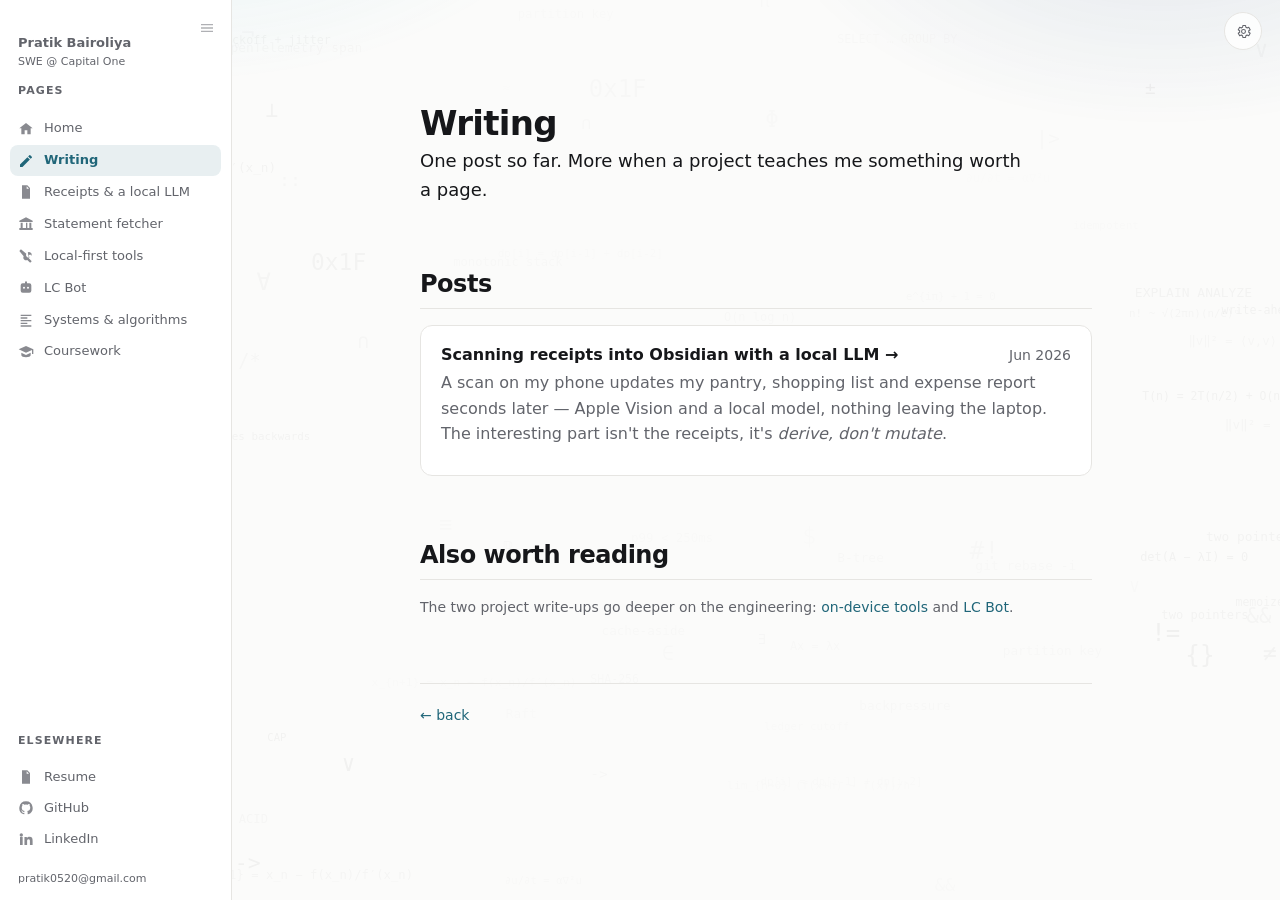
<file: writing/index.html>
<!doctype html>
<html lang="en">
<head>
<meta charset="utf-8">
<meta name="viewport" content="width=device-width, initial-scale=1">
<title>Writing — Pratik Bairoliya</title>
<meta name="description" content="Notes from building things — local-first AI tools, batch systems, and what each one taught me.">

<link rel="canonical" href="https://pbairoliya.github.io/writing/">
<meta property="og:type" content="website">
<meta property="og:title" content="Writing — Pratik Bairoliya">
<meta property="og:description" content="Notes from building things. What a project taught me that I did not expect going in.">
<meta property="og:url" content="https://pbairoliya.github.io/writing/">
<meta property="og:site_name" content="Pratik Bairoliya">
<meta property="og:image" content="https://pbairoliya.github.io/og.png">
<meta property="og:image:width" content="1200">
<meta property="og:image:height" content="630">
<meta property="og:image:alt" content="Pratik Bairoliya — full-stack software engineer. Every night, a bank has to close its books. I own that job.">
<meta name="twitter:card" content="summary_large_image">
<meta name="theme-color" content="#fbfbfa" media="(prefers-color-scheme: light)">
<meta name="theme-color" content="#16171b" media="(prefers-color-scheme: dark)">
<link rel="icon" href="../favicon.svg" type="image/svg+xml">
<!-- /social -->
<script>try{var t=localStorage.getItem("theme");if(t&&t!=="system")document.documentElement.setAttribute("data-theme",t)}catch(e){}</script>
<link rel="stylesheet" href="../css/base.css?v=76">
<link rel="stylesheet" href="../css/components.css?v=76">
<link rel="stylesheet" href="../css/motion.css?v=76">
<link rel="stylesheet" href="../css/tour.css?v=76">
</head>
<body>
<a class="skip" href="#main">Skip to content</a>
<a class="skip skip-2" href="#side" data-skip>Skip to navigation</a>

<button class="side-toggle" id="side-toggle" type="button"
        aria-label="Open menu" aria-expanded="false" aria-controls="side">
  <svg viewBox="0 0 24 24" aria-hidden="true"><path d="M3 6h18v2H3V6Zm0 5h18v2H3v-2Zm0 5h18v2H3v-2Z"/></svg>
</button>
<div class="side-scrim" aria-hidden="true"></div>

<button class="gear" id="gear" type="button" aria-label="Settings"
        aria-expanded="false" aria-controls="settings" title="Settings">
  <svg viewBox="0 0 24 24" aria-hidden="true"><path d="M12 8.5a3.5 3.5 0 1 0 0 7 3.5 3.5 0 0 0 0-7Zm0 5.5a2 2 0 1 1 0-4 2 2 0 0 1 0 4Z"/><path d="M19.4 13a7.8 7.8 0 0 0 0-2l2-1.5-2-3.4-2.3.9a7.7 7.7 0 0 0-1.8-1L14.9 3.5h-3.8l-.4 2.5a7.7 7.7 0 0 0-1.8 1l-2.3-.9-2 3.4L6.6 11a7.8 7.8 0 0 0 0 2l-2 1.5 2 3.4 2.3-.9c.55.42 1.16.76 1.8 1l.4 2.5h3.8l.4-2.5c.64-.24 1.25-.58 1.8-1l2.3.9 2-3.4-2-1.5Z" fill="none" stroke="currentColor" stroke-width="1.5" stroke-linejoin="round"/></svg>
</button>

<div class="settings" id="settings" role="dialog" aria-label="Settings">
  <p class="set-label">Appearance</p>
  <div class="set-row" role="group" aria-label="Colour theme">
    <button type="button" data-theme-btn="system" aria-pressed="true">Auto</button>
    <button type="button" data-theme-btn="light"  aria-pressed="false">Light</button>
    <button type="button" data-theme-btn="dark"   aria-pressed="false">Dark</button>
  </div>
  <div class="set-sep"></div>
  <button class="set-item" type="button" data-open-palette>Command menu <span>⌘K</span></button>
  <button class="set-item" type="button" data-collapse-side>Hide sidebar <span>[</span></button>
  <a class="set-item" href="../">Back to the start <span>↰</span></a>
  <a class="set-item" href="https://github.com/pbairoliya/pbairoliya.github.io">Site source <span>↗</span></a>
</div>

<div id="palette" aria-hidden="true" role="dialog" aria-label="Command palette">
  <div class="pal-box">
    <input type="text" placeholder="Type to filter — résumé, email, projects, theme…"
           aria-label="Filter commands" autocomplete="off" spellcheck="false">
    <div class="pal-list"></div>
    <div class="pal-foot">
      <span><span class="kbd">↑↓</span> move</span>
      <span><span class="kbd">↵</span> run</span>
      <span><span class="kbd">esc</span> close</span>
    </div>
  </div>
</div>

<nav class="side" id="side" aria-label="Pages" tabindex="-1">
  <button class="side-collapse" id="side-collapse" type="button"
          aria-label="Collapse sidebar" title="Collapse sidebar ( [ )">
    <svg viewBox="0 0 24 24" aria-hidden="true"><path d="M3 6h18v2H3V6Zm0 5h18v2H3v-2Zm0 5h18v2H3v-2Z"/></svg>
  </button>

  <a class="side-head" href="../">
    <span class="side-name">Pratik Bairoliya<span>SWE @ Capital One</span></span>
  </a>

  <p class="side-label">Pages</p>
  <a href="../"><svg viewBox="0 0 24 24" aria-hidden="true"><path d="M12 3 2 11h3v9h5v-6h4v6h5v-9h3L12 3Z"/></svg><span>Home</span></a>
  <a href="../writing/" class="on"><svg viewBox="0 0 24 24" aria-hidden="true"><path d="M3 17.3V21h3.7L17.8 9.9l-3.7-3.7L3 17.3ZM20.7 7a1 1 0 0 0 0-1.4l-2.3-2.3a1 1 0 0 0-1.4 0l-1.8 1.8 3.7 3.7L20.7 7Z"/></svg><span>Writing</span></a>
  <a href="../writing/receipts-local-llm.html"><svg viewBox="0 0 24 24" aria-hidden="true"><path d="M6 2h8l4 4v16H6V2Zm7 1.5V7h3.5L13 3.5ZM8 12h8v1.5H8V12Zm0 3.5h8V17H8v-1.5Z"/></svg><span>Receipts &amp; a local LLM</span></a>
  <a href="../projects/statement-fetcher.html"><svg viewBox="0 0 24 24" aria-hidden="true"><path d="M12 2 2 7v2h20V7L12 2ZM4 10v8H2v3h20v-3h-2v-8h-3v8h-3v-8h-2v8H7v-8H4Z"/></svg><span>Statement fetcher</span></a>
  <a href="../projects/on-device-tools.html"><svg viewBox="0 0 24 24" aria-hidden="true"><path d="M14.7 6.3a4 4 0 0 1 5.4 5.2l-1.6-1.6-1.9.5-.5 1.9 1.6 1.6a4 4 0 0 1-5.2-5.4L4.4 2 2 4.4l6.5 8.1a4 4 0 0 0 5.4 5.4l4.3 4.3 2.4-2.4-4.3-4.3"/></svg><span>Local-first tools</span></a>
  <a href="../projects/lc.html"><svg viewBox="0 0 24 24" aria-hidden="true"><path d="M12 2a1.5 1.5 0 0 1 1.5 1.5V5H17a3 3 0 0 1 3 3v8a3 3 0 0 1-3 3H7a3 3 0 0 1-3-3V8a3 3 0 0 1 3-3h3.5V3.5A1.5 1.5 0 0 1 12 2ZM9 10a1.5 1.5 0 1 0 0 3 1.5 1.5 0 0 0 0-3Zm6 0a1.5 1.5 0 1 0 0 3 1.5 1.5 0 0 0 0-3Zm-6 5.5h6V17H9v-1.5Z"/></svg><span>LC Bot</span></a>
  <a href="../projects/systems-and-algorithms.html"><svg viewBox="0 0 24 24" aria-hidden="true"><path d="M4 4h16v2H4V4Zm0 4h10v2H4V8Zm0 4h16v2H4v-2Zm0 4h10v2H4v-2Zm0 4h16v2H4v-2Z"/></svg><span>Systems &amp; algorithms</span></a>
  <a href="../projects/coursework.html"><svg viewBox="0 0 24 24" aria-hidden="true"><path d="M12 3 1 8l11 5 9-4.1V15h2V8L12 3ZM5 13.2V17c0 1.7 3.1 3 7 3s7-1.3 7-3v-3.8l-7 3.2-7-3.2Z"/></svg><span>Coursework</span></a>

  <div class="side-end">
    <p class="side-label">Elsewhere</p>
    <a href="../Pratik-Bairoliya-Resume.pdf"><svg viewBox="0 0 24 24" aria-hidden="true"><path d="M6 2h8l4 4v16H6V2Zm7 1.5V7h3.5L13 3.5ZM8 12h8v1.5H8V12Zm0 3.5h8V17H8v-1.5Z"/></svg><span>Resume</span></a>
    <a href="https://github.com/pbairoliya"><svg viewBox="0 0 24 24" aria-hidden="true"><path d="M12 2a10 10 0 0 0-3.16 19.49c.5.09.68-.22.68-.48v-1.7c-2.78.6-3.37-1.34-3.37-1.34-.45-1.16-1.11-1.47-1.11-1.47-.91-.62.07-.61.07-.61 1 .07 1.53 1.03 1.53 1.03.89 1.53 2.34 1.09 2.91.83.09-.65.35-1.09.63-1.34-2.22-.25-4.56-1.11-4.56-4.94 0-1.09.39-1.98 1.03-2.68-.1-.25-.45-1.27.1-2.64 0 0 .84-.27 2.75 1.02a9.5 9.5 0 0 1 5 0c1.91-1.29 2.75-1.02 2.75-1.02.55 1.37.2 2.39.1 2.64.64.7 1.03 1.59 1.03 2.68 0 3.84-2.34 4.68-4.57 4.93.36.31.68.92.68 1.85v2.74c0 .27.18.58.69.48A10 10 0 0 0 12 2Z"/></svg><span>GitHub</span></a>
    <a href="https://linkedin.com/in/pbairol"><svg viewBox="0 0 24 24" aria-hidden="true"><path d="M4.98 3.5a2.5 2.5 0 1 1 0 5 2.5 2.5 0 0 1 0-5ZM3 9h4v12H3V9Zm6.5 0h3.8v1.64h.05c.53-.95 1.83-1.95 3.77-1.95 4.03 0 4.78 2.5 4.78 5.76V21h-4v-5.66c0-1.35-.03-3.09-1.96-3.09-1.96 0-2.26 1.47-2.26 2.99V21h-4V9Z"/></svg><span>LinkedIn</span></a>
  </div>

  <div class="side-foot">
    <a href="mailto:pratik0520@gmail.com">pratik0520@gmail.com</a>
  </div>
</nav>

<main class="wrap" id="main" tabindex="-1">
  <h1>Writing</h1>
  <p class="lede">
    One post so far. More when a project teaches me something worth a page.
  </p>

  <h2 id="posts">Posts</h2>

  <a class="card" href="receipts-local-llm.html">
    <div class="row">
      <h3 style="margin:0">Scanning receipts into Obsidian with a local LLM →</h3>
      <span class="meta">Jun 2026</span>
    </div>
    <p>A scan on my phone updates my pantry, shopping list and expense report seconds later —
       Apple Vision and a local model, nothing leaving the laptop. The interesting part isn't
       the receipts, it's <em>derive, don't mutate</em>.</p>
  </a>

  <h2 id="also-worth-reading">Also worth reading</h2>
  <p class="meta">
    The two project write-ups go deeper on the engineering:
    <a href="../projects/on-device-tools.html">on-device tools</a> and
    <a href="../projects/lc.html">LC Bot</a>.
  </p>

  <footer>
    <a href="../">← back</a>
  </footer>
</main>
<script src="../js/theme.js?v=76" defer></script>
<script src="../js/field.js?v=76" defer></script>
<script src="../js/palette.js?v=76" defer></script>
<script src="../js/spotlight.js?v=76" defer></script>
<script src="../js/sidebar.js?v=76" defer></script>
<script src="../js/reveal.js?v=76" defer></script>
<script src="../js/blocks.js?v=76" defer></script>
<script src="../js/a11y.js?v=76" defer></script>
<script src="../js/settings.js?v=76" defer></script>
</body>
</html>
</file>
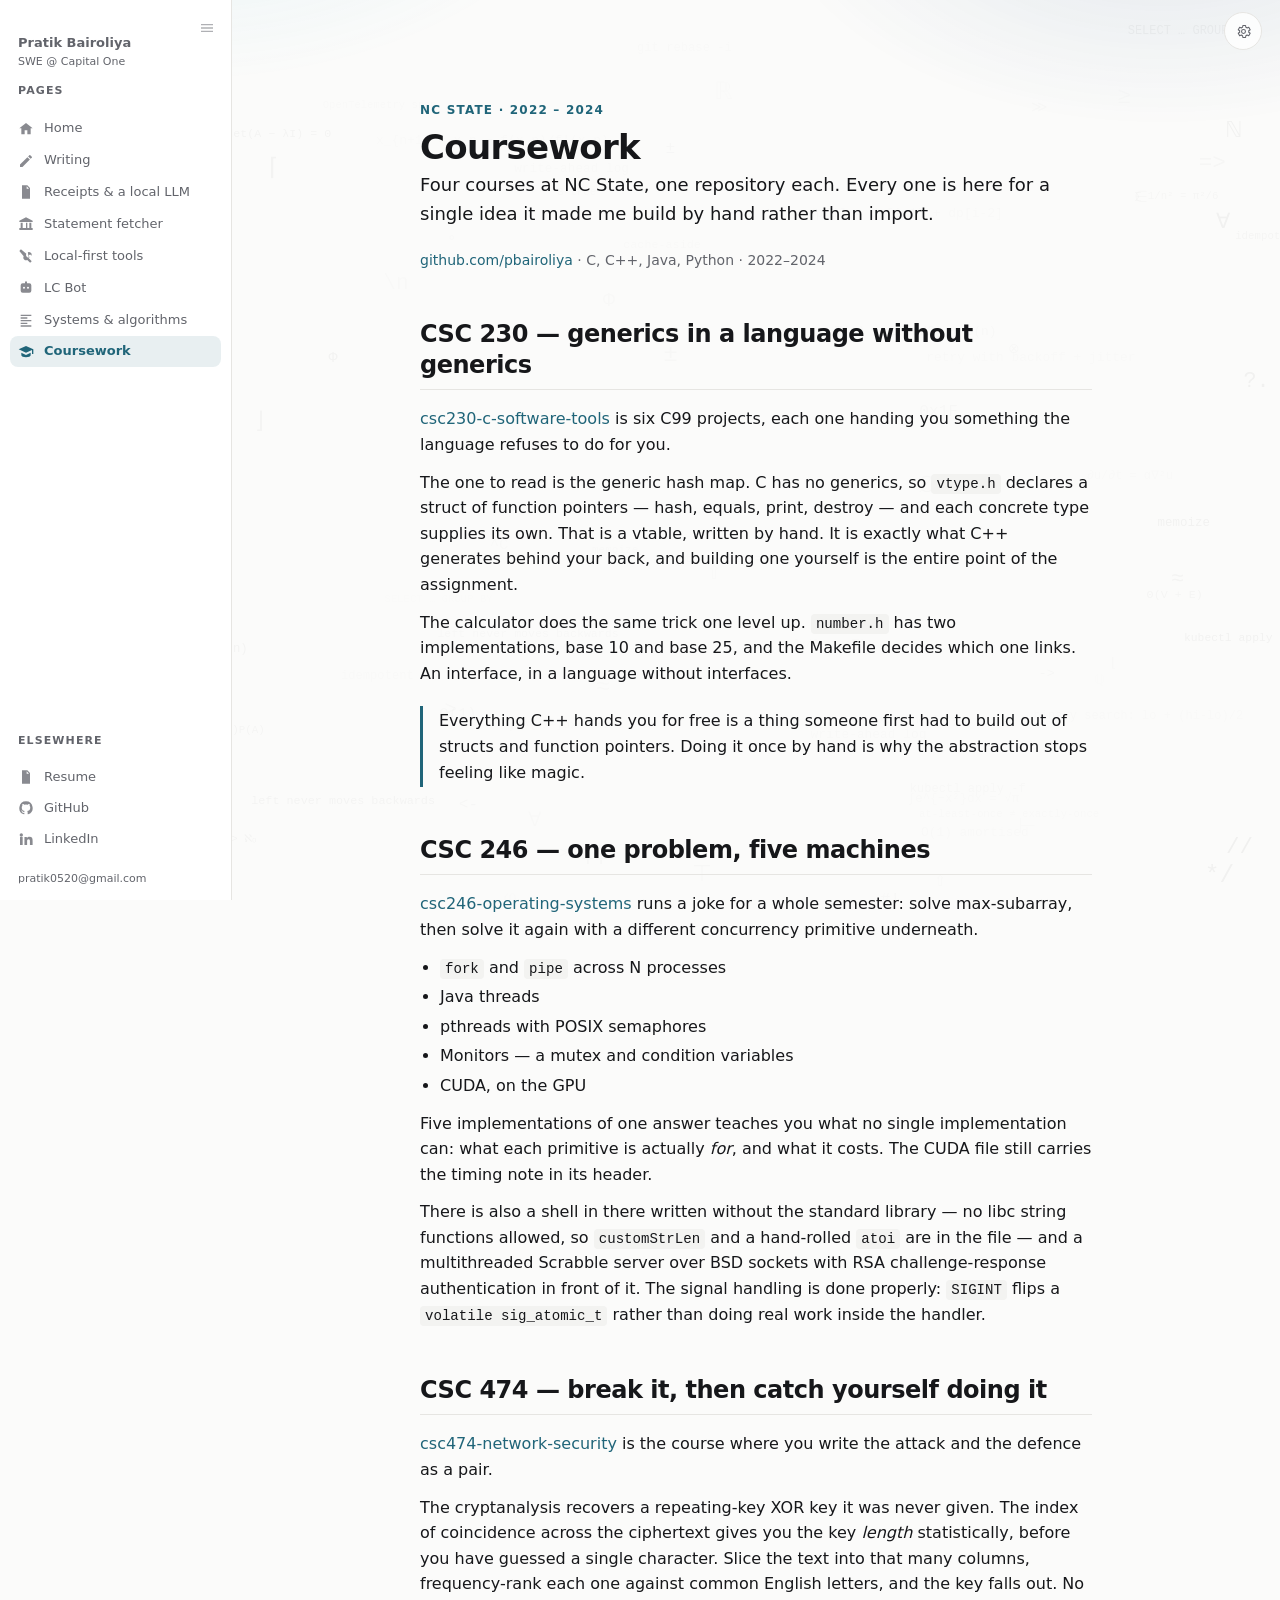
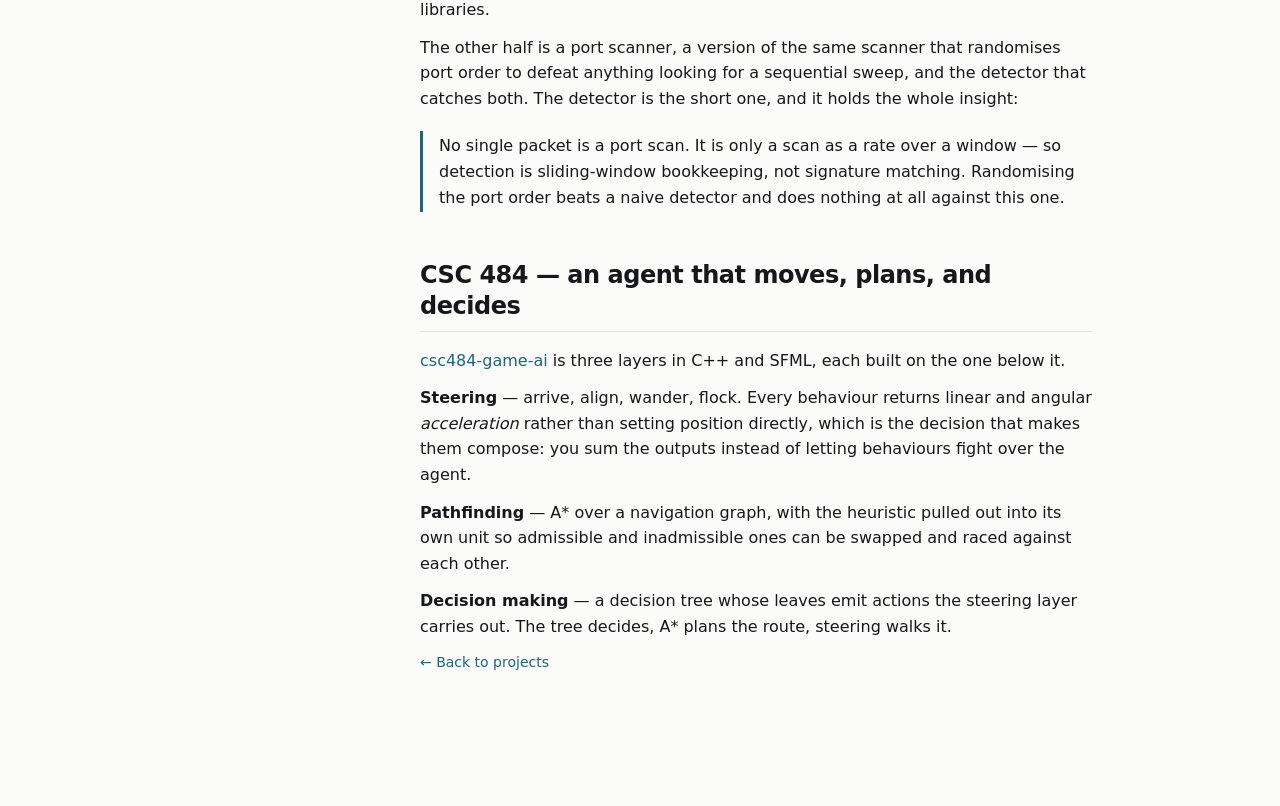
<file: projects/coursework.html>
<!doctype html>
<html lang="en">
<head>
<meta charset="utf-8">
<meta name="viewport" content="width=device-width, initial-scale=1">
<title>Coursework — Pratik Bairoliya</title>
<meta name="description" content="Four semesters of NC State systems work in C, C++, Java and CUDA — a hand-written vtable, max-subarray five ways, a repeating-key XOR break, and a three-layer game agent.">

<link rel="canonical" href="https://pbairoliya.github.io/projects/coursework.html">
<meta property="og:type" content="website">
<meta property="og:title" content="Coursework — Pratik Bairoliya">
<meta property="og:description" content="Four semesters of NC State systems work, each kept for one idea it forced me to build by hand.">
<meta property="og:url" content="https://pbairoliya.github.io/projects/coursework.html">
<meta property="og:site_name" content="Pratik Bairoliya">
<meta property="og:image" content="https://pbairoliya.github.io/og.png">
<meta property="og:image:width" content="1200">
<meta property="og:image:height" content="630">
<meta property="og:image:alt" content="Pratik Bairoliya — full-stack software engineer. Every night, a bank has to close its books. I own that job.">
<meta name="twitter:card" content="summary_large_image">
<meta name="theme-color" content="#fbfbfa" media="(prefers-color-scheme: light)">
<meta name="theme-color" content="#16171b" media="(prefers-color-scheme: dark)">
<link rel="icon" href="../favicon.svg" type="image/svg+xml">
<!-- /social -->
<script>try{var t=localStorage.getItem("theme");if(t&&t!=="system")document.documentElement.setAttribute("data-theme",t)}catch(e){}</script>
<link rel="stylesheet" href="../css/base.css?v=76">
<link rel="stylesheet" href="../css/components.css?v=76">
<link rel="stylesheet" href="../css/motion.css?v=76">
<link rel="stylesheet" href="../css/tour.css?v=76">
</head>
<body>
<a class="skip" href="#main">Skip to content</a>
<a class="skip skip-2" href="#side" data-skip>Skip to navigation</a>

<button class="side-toggle" id="side-toggle" type="button"
        aria-label="Open menu" aria-expanded="false" aria-controls="side">
  <svg viewBox="0 0 24 24" aria-hidden="true"><path d="M3 6h18v2H3V6Zm0 5h18v2H3v-2Zm0 5h18v2H3v-2Z"/></svg>
</button>
<div class="side-scrim" aria-hidden="true"></div>

<button class="gear" id="gear" type="button" aria-label="Settings"
        aria-expanded="false" aria-controls="settings" title="Settings">
  <svg viewBox="0 0 24 24" aria-hidden="true"><path d="M12 8.5a3.5 3.5 0 1 0 0 7 3.5 3.5 0 0 0 0-7Zm0 5.5a2 2 0 1 1 0-4 2 2 0 0 1 0 4Z"/><path d="M19.4 13a7.8 7.8 0 0 0 0-2l2-1.5-2-3.4-2.3.9a7.7 7.7 0 0 0-1.8-1L14.9 3.5h-3.8l-.4 2.5a7.7 7.7 0 0 0-1.8 1l-2.3-.9-2 3.4L6.6 11a7.8 7.8 0 0 0 0 2l-2 1.5 2 3.4 2.3-.9c.55.42 1.16.76 1.8 1l.4 2.5h3.8l.4-2.5c.64-.24 1.25-.58 1.8-1l2.3.9 2-3.4-2-1.5Z" fill="none" stroke="currentColor" stroke-width="1.5" stroke-linejoin="round"/></svg>
</button>

<div class="settings" id="settings" role="dialog" aria-label="Settings">
  <p class="set-label">Appearance</p>
  <div class="set-row" role="group" aria-label="Colour theme">
    <button type="button" data-theme-btn="system" aria-pressed="true">Auto</button>
    <button type="button" data-theme-btn="light"  aria-pressed="false">Light</button>
    <button type="button" data-theme-btn="dark"   aria-pressed="false">Dark</button>
  </div>
  <div class="set-sep"></div>
  <button class="set-item" type="button" data-open-palette>Command menu <span>⌘K</span></button>
  <button class="set-item" type="button" data-collapse-side>Hide sidebar <span>[</span></button>
  <a class="set-item" href="../">Back to the start <span>↰</span></a>
  <a class="set-item" href="https://github.com/pbairoliya/pbairoliya.github.io">Site source <span>↗</span></a>
</div>

<div id="palette" aria-hidden="true" role="dialog" aria-label="Command palette">
  <div class="pal-box">
    <input type="text" placeholder="Type to filter — résumé, email, projects, theme…"
           aria-label="Filter commands" autocomplete="off" spellcheck="false">
    <div class="pal-list"></div>
    <div class="pal-foot">
      <span><span class="kbd">↑↓</span> move</span>
      <span><span class="kbd">↵</span> run</span>
      <span><span class="kbd">esc</span> close</span>
    </div>
  </div>
</div>

<nav class="side" id="side" aria-label="Pages" tabindex="-1">
  <button class="side-collapse" id="side-collapse" type="button"
          aria-label="Collapse sidebar" title="Collapse sidebar ( [ )">
    <svg viewBox="0 0 24 24" aria-hidden="true"><path d="M3 6h18v2H3V6Zm0 5h18v2H3v-2Zm0 5h18v2H3v-2Z"/></svg>
  </button>

  <a class="side-head" href="../">
    <span class="side-name">Pratik Bairoliya<span>SWE @ Capital One</span></span>
  </a>

  <p class="side-label">Pages</p>
  <a href="../"><svg viewBox="0 0 24 24" aria-hidden="true"><path d="M12 3 2 11h3v9h5v-6h4v6h5v-9h3L12 3Z"/></svg><span>Home</span></a>
  <a href="../writing/"><svg viewBox="0 0 24 24" aria-hidden="true"><path d="M3 17.3V21h3.7L17.8 9.9l-3.7-3.7L3 17.3ZM20.7 7a1 1 0 0 0 0-1.4l-2.3-2.3a1 1 0 0 0-1.4 0l-1.8 1.8 3.7 3.7L20.7 7Z"/></svg><span>Writing</span></a>
  <a href="../writing/receipts-local-llm.html"><svg viewBox="0 0 24 24" aria-hidden="true"><path d="M6 2h8l4 4v16H6V2Zm7 1.5V7h3.5L13 3.5ZM8 12h8v1.5H8V12Zm0 3.5h8V17H8v-1.5Z"/></svg><span>Receipts &amp; a local LLM</span></a>
  <a href="../projects/statement-fetcher.html"><svg viewBox="0 0 24 24" aria-hidden="true"><path d="M12 2 2 7v2h20V7L12 2ZM4 10v8H2v3h20v-3h-2v-8h-3v8h-3v-8h-2v8H7v-8H4Z"/></svg><span>Statement fetcher</span></a>
  <a href="../projects/on-device-tools.html"><svg viewBox="0 0 24 24" aria-hidden="true"><path d="M14.7 6.3a4 4 0 0 1 5.4 5.2l-1.6-1.6-1.9.5-.5 1.9 1.6 1.6a4 4 0 0 1-5.2-5.4L4.4 2 2 4.4l6.5 8.1a4 4 0 0 0 5.4 5.4l4.3 4.3 2.4-2.4-4.3-4.3"/></svg><span>Local-first tools</span></a>
  <a href="../projects/lc.html"><svg viewBox="0 0 24 24" aria-hidden="true"><path d="M12 2a1.5 1.5 0 0 1 1.5 1.5V5H17a3 3 0 0 1 3 3v8a3 3 0 0 1-3 3H7a3 3 0 0 1-3-3V8a3 3 0 0 1 3-3h3.5V3.5A1.5 1.5 0 0 1 12 2ZM9 10a1.5 1.5 0 1 0 0 3 1.5 1.5 0 0 0 0-3Zm6 0a1.5 1.5 0 1 0 0 3 1.5 1.5 0 0 0 0-3Zm-6 5.5h6V17H9v-1.5Z"/></svg><span>LC Bot</span></a>
  <a href="../projects/systems-and-algorithms.html"><svg viewBox="0 0 24 24" aria-hidden="true"><path d="M4 4h16v2H4V4Zm0 4h10v2H4V8Zm0 4h16v2H4v-2Zm0 4h10v2H4v-2Zm0 4h16v2H4v-2Z"/></svg><span>Systems &amp; algorithms</span></a>
  <a href="../projects/coursework.html" class="on"><svg viewBox="0 0 24 24" aria-hidden="true"><path d="M12 3 1 8l11 5 9-4.1V15h2V8L12 3ZM5 13.2V17c0 1.7 3.1 3 7 3s7-1.3 7-3v-3.8l-7 3.2-7-3.2Z"/></svg><span>Coursework</span></a>

  <div class="side-end">
    <p class="side-label">Elsewhere</p>
    <a href="../Pratik-Bairoliya-Resume.pdf"><svg viewBox="0 0 24 24" aria-hidden="true"><path d="M6 2h8l4 4v16H6V2Zm7 1.5V7h3.5L13 3.5ZM8 12h8v1.5H8V12Zm0 3.5h8V17H8v-1.5Z"/></svg><span>Resume</span></a>
    <a href="https://github.com/pbairoliya"><svg viewBox="0 0 24 24" aria-hidden="true"><path d="M12 2a10 10 0 0 0-3.16 19.49c.5.09.68-.22.68-.48v-1.7c-2.78.6-3.37-1.34-3.37-1.34-.45-1.16-1.11-1.47-1.11-1.47-.91-.62.07-.61.07-.61 1 .07 1.53 1.03 1.53 1.03.89 1.53 2.34 1.09 2.91.83.09-.65.35-1.09.63-1.34-2.22-.25-4.56-1.11-4.56-4.94 0-1.09.39-1.98 1.03-2.68-.1-.25-.45-1.27.1-2.64 0 0 .84-.27 2.75 1.02a9.5 9.5 0 0 1 5 0c1.91-1.29 2.75-1.02 2.75-1.02.55 1.37.2 2.39.1 2.64.64.7 1.03 1.59 1.03 2.68 0 3.84-2.34 4.68-4.57 4.93.36.31.68.92.68 1.85v2.74c0 .27.18.58.69.48A10 10 0 0 0 12 2Z"/></svg><span>GitHub</span></a>
    <a href="https://linkedin.com/in/pbairol"><svg viewBox="0 0 24 24" aria-hidden="true"><path d="M4.98 3.5a2.5 2.5 0 1 1 0 5 2.5 2.5 0 0 1 0-5ZM3 9h4v12H3V9Zm6.5 0h3.8v1.64h.05c.53-.95 1.83-1.95 3.77-1.95 4.03 0 4.78 2.5 4.78 5.76V21h-4v-5.66c0-1.35-.03-3.09-1.96-3.09-1.96 0-2.26 1.47-2.26 2.99V21h-4V9Z"/></svg><span>LinkedIn</span></a>
  </div>

  <div class="side-foot">
    <a href="mailto:pratik0520@gmail.com">pratik0520@gmail.com</a>
  </div>
</nav>

<main class="wrap post" id="main" tabindex="-1">
  <p class="tagline">NC State · 2022 – 2024</p>
  <h1>Coursework</h1>
  <p class="lede">
    Four courses at NC State, one repository each. Every one is here for a single idea it made me
    build by hand rather than import.
  </p>
  <p class="byline meta">
    <a href="https://github.com/pbairoliya">github.com/pbairoliya</a> · C, C++, Java, Python · 2022–2024
  </p>

  <h2 id="csc230">CSC 230 — generics in a language without generics</h2>
  <p>
    <a href="https://github.com/pbairoliya/csc230-c-software-tools">csc230-c-software-tools</a> is
    six C99 projects, each one handing you something the language refuses to do for you.
  </p>
  <p>
    The one to read is the generic hash map. C has no generics, so <code>vtype.h</code> declares a
    struct of function pointers — hash, equals, print, destroy — and each concrete type supplies its
    own. That is a vtable, written by hand. It is exactly what C++ generates behind your back, and
    building one yourself is the entire point of the assignment.
  </p>
  <p>
    The calculator does the same trick one level up. <code>number.h</code> has two implementations,
    base 10 and base 25, and the Makefile decides which one links. An interface, in a language
    without interfaces.
  </p>
  <p class="callout">
    Everything C++ hands you for free is a thing someone first had to build out of structs and
    function pointers. Doing it once by hand is why the abstraction stops feeling like magic.
  </p>

  <h2 id="csc246">CSC 246 — one problem, five machines</h2>
  <p>
    <a href="https://github.com/pbairoliya/csc246-operating-systems">csc246-operating-systems</a>
    runs a joke for a whole semester: solve max-subarray, then solve it again with a different
    concurrency primitive underneath.
  </p>
  <ul>
    <li><code>fork</code> and <code>pipe</code> across N processes</li>
    <li>Java threads</li>
    <li>pthreads with POSIX semaphores</li>
    <li>Monitors — a mutex and condition variables</li>
    <li>CUDA, on the GPU</li>
  </ul>
  <p>
    Five implementations of one answer teaches you what no single implementation can: what each
    primitive is actually <em>for</em>, and what it costs. The CUDA file still carries the timing
    note in its header.
  </p>
  <p>
    There is also a shell in there written without the standard library — no libc string functions
    allowed, so <code>customStrLen</code> and a hand-rolled <code>atoi</code> are in the file — and a
    multithreaded Scrabble server over BSD sockets with RSA challenge-response authentication in
    front of it. The signal handling is done properly: <code>SIGINT</code> flips a
    <code>volatile sig_atomic_t</code> rather than doing real work inside the handler.
  </p>

  <h2 id="csc474">CSC 474 — break it, then catch yourself doing it</h2>
  <p>
    <a href="https://github.com/pbairoliya/csc474-network-security">csc474-network-security</a> is
    the course where you write the attack and the defence as a pair.
  </p>
  <p>
    The cryptanalysis recovers a repeating-key XOR key it was never given. The index of coincidence
    across the ciphertext gives you the key <em>length</em> statistically, before you have guessed a
    single character. Slice the text into that many columns, frequency-rank each one against common
    English letters, and the key falls out. No libraries.
  </p>
  <p>
    The other half is a port scanner, a version of the same scanner that randomises port order to
    defeat anything looking for a sequential sweep, and the detector that catches both. The detector
    is the short one, and it holds the whole insight:
  </p>
  <p class="callout">
    No single packet is a port scan. It is only a scan as a rate over a window — so detection is
    sliding-window bookkeeping, not signature matching. Randomising the port order beats a naive
    detector and does nothing at all against this one.
  </p>

  <h2 id="csc484">CSC 484 — an agent that moves, plans, and decides</h2>
  <p>
    <a href="https://github.com/pbairoliya/csc484-game-ai">csc484-game-ai</a> is three layers in C++
    and SFML, each built on the one below it.
  </p>
  <p>
    <strong>Steering</strong> — arrive, align, wander, flock. Every behaviour returns linear and
    angular <em>acceleration</em> rather than setting position directly, which is the decision that
    makes them compose: you sum the outputs instead of letting behaviours fight over the agent.
  </p>
  <p>
    <strong>Pathfinding</strong> — A* over a navigation graph, with the heuristic pulled out into
    its own unit so admissible and inadmissible ones can be swapped and raced against each other.
  </p>
  <p>
    <strong>Decision making</strong> — a decision tree whose leaves emit actions the steering layer
    carries out. The tree decides, A* plans the route, steering walks it.
  </p>

  <p class="meta"><a href="../#projects">← Back to projects</a></p>
</main>
<script src="../js/theme.js?v=76" defer></script>
<script src="../js/field.js?v=76" defer></script>
<script src="../js/palette.js?v=76" defer></script>
<script src="../js/spotlight.js?v=76" defer></script>
<script src="../js/sidebar.js?v=76" defer></script>
<script src="../js/reveal.js?v=76" defer></script>
<script src="../js/blocks.js?v=76" defer></script>
<script src="../js/a11y.js?v=76" defer></script>
<script src="../js/settings.js?v=76" defer></script>
</body>
</html>
</file>
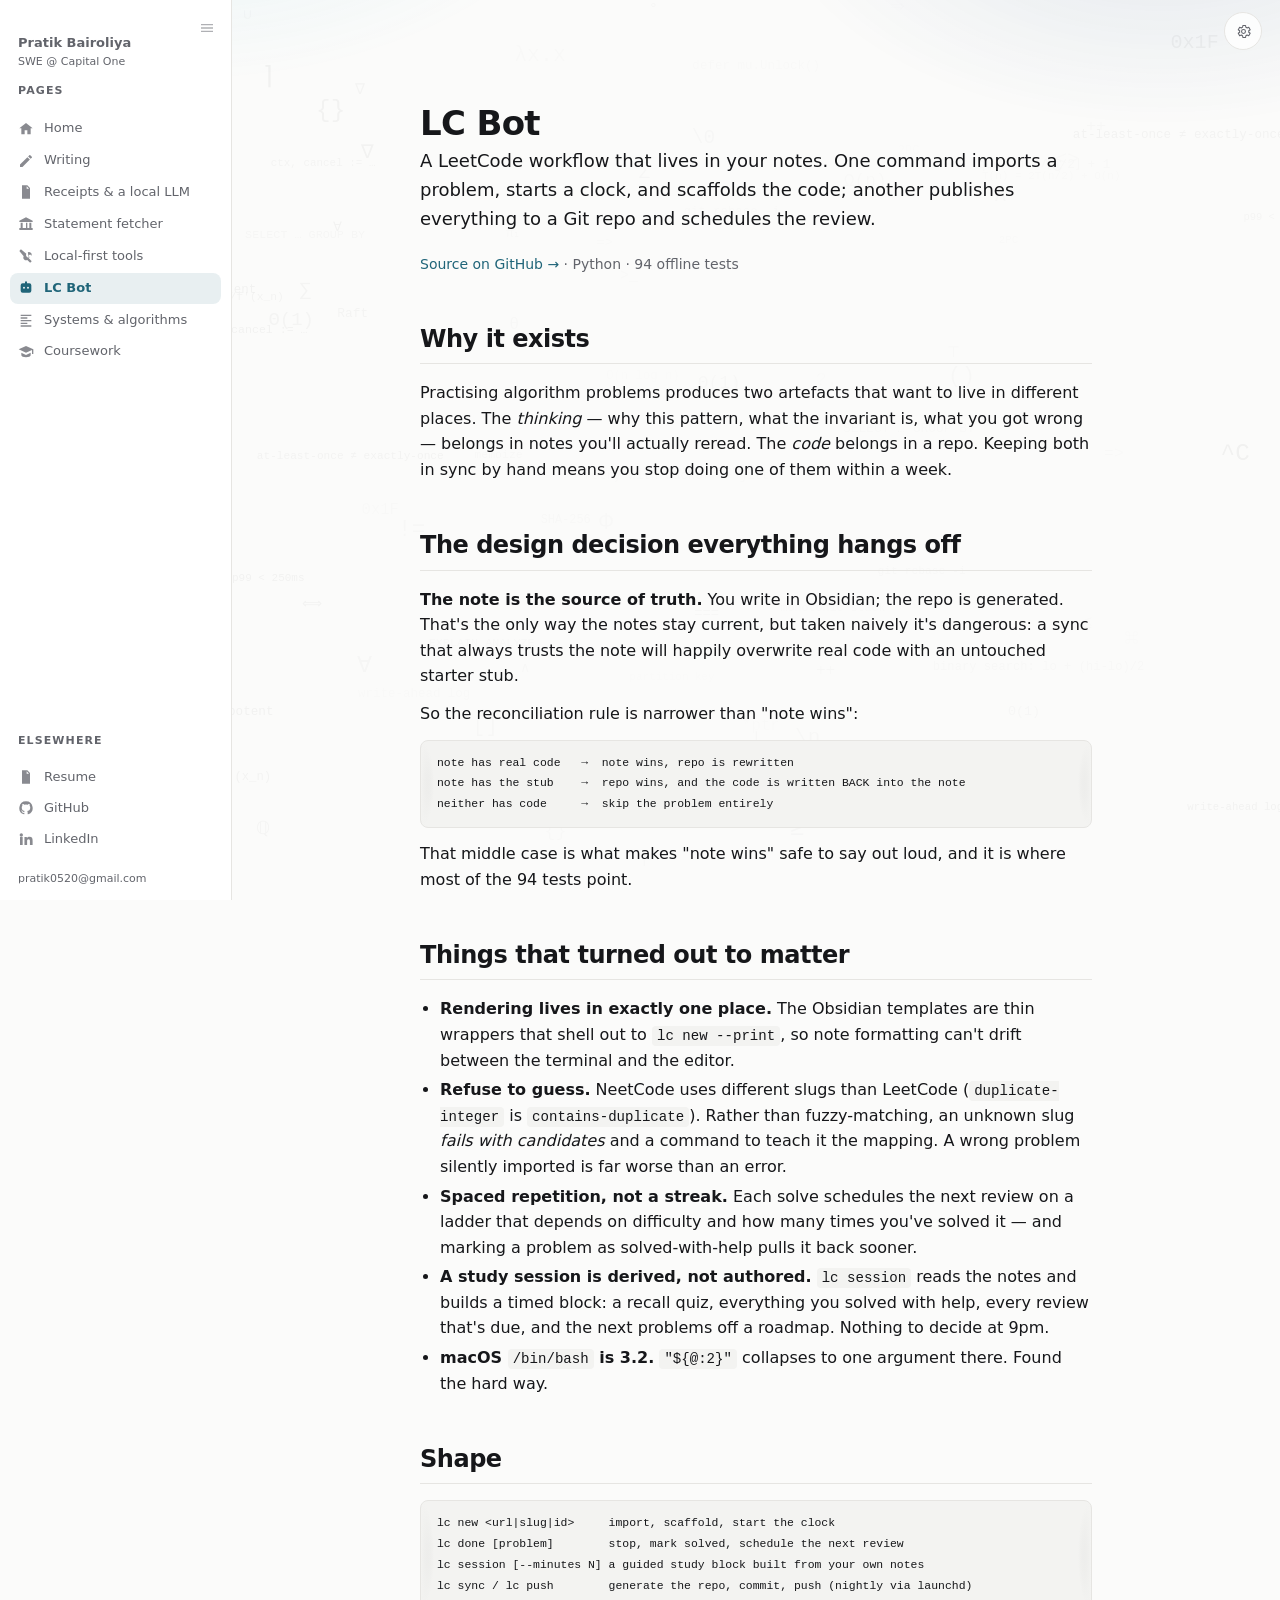
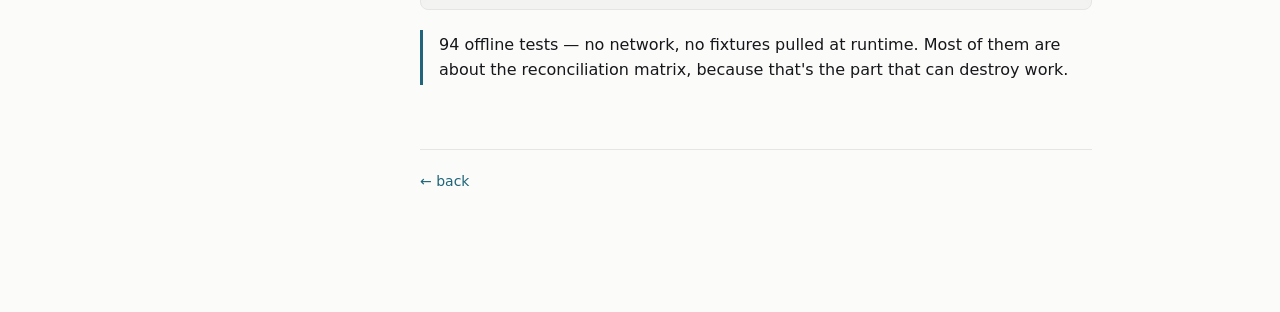
<file: projects/lc.html>
<!doctype html>
<html lang="en">
<head>
<meta charset="utf-8">
<meta name="viewport" content="width=device-width, initial-scale=1">
<title>LC Bot — Pratik Bairoliya</title>
<meta name="description" content="A CLI that makes an Obsidian note the source of truth for a LeetCode problem, reconciles it with a Git repo, and schedules spaced-repetition reviews.">

<link rel="canonical" href="https://pbairoliya.github.io/projects/lc.html">
<meta property="og:type" content="website">
<meta property="og:title" content="LC Bot — Pratik Bairoliya">
<meta property="og:description" content="A LeetCode workflow where an Obsidian note is the source of truth, reconciled with a Git repo.">
<meta property="og:url" content="https://pbairoliya.github.io/projects/lc.html">
<meta property="og:site_name" content="Pratik Bairoliya">
<meta property="og:image" content="https://pbairoliya.github.io/og.png">
<meta property="og:image:width" content="1200">
<meta property="og:image:height" content="630">
<meta property="og:image:alt" content="Pratik Bairoliya — full-stack software engineer. Every night, a bank has to close its books. I own that job.">
<meta name="twitter:card" content="summary_large_image">
<meta name="theme-color" content="#fbfbfa" media="(prefers-color-scheme: light)">
<meta name="theme-color" content="#16171b" media="(prefers-color-scheme: dark)">
<link rel="icon" href="../favicon.svg" type="image/svg+xml">
<!-- /social -->
<script>try{var t=localStorage.getItem("theme");if(t&&t!=="system")document.documentElement.setAttribute("data-theme",t)}catch(e){}</script>
<link rel="stylesheet" href="../css/base.css?v=76">
<link rel="stylesheet" href="../css/components.css?v=76">
<link rel="stylesheet" href="../css/motion.css?v=76">
<link rel="stylesheet" href="../css/tour.css?v=76">
</head>
<body>
<a class="skip" href="#main">Skip to content</a>
<a class="skip skip-2" href="#side" data-skip>Skip to navigation</a>

<button class="side-toggle" id="side-toggle" type="button"
        aria-label="Open menu" aria-expanded="false" aria-controls="side">
  <svg viewBox="0 0 24 24" aria-hidden="true"><path d="M3 6h18v2H3V6Zm0 5h18v2H3v-2Zm0 5h18v2H3v-2Z"/></svg>
</button>
<div class="side-scrim" aria-hidden="true"></div>

<button class="gear" id="gear" type="button" aria-label="Settings"
        aria-expanded="false" aria-controls="settings" title="Settings">
  <svg viewBox="0 0 24 24" aria-hidden="true"><path d="M12 8.5a3.5 3.5 0 1 0 0 7 3.5 3.5 0 0 0 0-7Zm0 5.5a2 2 0 1 1 0-4 2 2 0 0 1 0 4Z"/><path d="M19.4 13a7.8 7.8 0 0 0 0-2l2-1.5-2-3.4-2.3.9a7.7 7.7 0 0 0-1.8-1L14.9 3.5h-3.8l-.4 2.5a7.7 7.7 0 0 0-1.8 1l-2.3-.9-2 3.4L6.6 11a7.8 7.8 0 0 0 0 2l-2 1.5 2 3.4 2.3-.9c.55.42 1.16.76 1.8 1l.4 2.5h3.8l.4-2.5c.64-.24 1.25-.58 1.8-1l2.3.9 2-3.4-2-1.5Z" fill="none" stroke="currentColor" stroke-width="1.5" stroke-linejoin="round"/></svg>
</button>

<div class="settings" id="settings" role="dialog" aria-label="Settings">
  <p class="set-label">Appearance</p>
  <div class="set-row" role="group" aria-label="Colour theme">
    <button type="button" data-theme-btn="system" aria-pressed="true">Auto</button>
    <button type="button" data-theme-btn="light"  aria-pressed="false">Light</button>
    <button type="button" data-theme-btn="dark"   aria-pressed="false">Dark</button>
  </div>
  <div class="set-sep"></div>
  <button class="set-item" type="button" data-open-palette>Command menu <span>⌘K</span></button>
  <button class="set-item" type="button" data-collapse-side>Hide sidebar <span>[</span></button>
  <a class="set-item" href="../">Back to the start <span>↰</span></a>
  <a class="set-item" href="https://github.com/pbairoliya/pbairoliya.github.io">Site source <span>↗</span></a>
</div>

<div id="palette" aria-hidden="true" role="dialog" aria-label="Command palette">
  <div class="pal-box">
    <input type="text" placeholder="Type to filter — résumé, email, projects, theme…"
           aria-label="Filter commands" autocomplete="off" spellcheck="false">
    <div class="pal-list"></div>
    <div class="pal-foot">
      <span><span class="kbd">↑↓</span> move</span>
      <span><span class="kbd">↵</span> run</span>
      <span><span class="kbd">esc</span> close</span>
    </div>
  </div>
</div>

<nav class="side" id="side" aria-label="Pages" tabindex="-1">
  <button class="side-collapse" id="side-collapse" type="button"
          aria-label="Collapse sidebar" title="Collapse sidebar ( [ )">
    <svg viewBox="0 0 24 24" aria-hidden="true"><path d="M3 6h18v2H3V6Zm0 5h18v2H3v-2Zm0 5h18v2H3v-2Z"/></svg>
  </button>

  <a class="side-head" href="../">
    <span class="side-name">Pratik Bairoliya<span>SWE @ Capital One</span></span>
  </a>

  <p class="side-label">Pages</p>
  <a href="../"><svg viewBox="0 0 24 24" aria-hidden="true"><path d="M12 3 2 11h3v9h5v-6h4v6h5v-9h3L12 3Z"/></svg><span>Home</span></a>
  <a href="../writing/"><svg viewBox="0 0 24 24" aria-hidden="true"><path d="M3 17.3V21h3.7L17.8 9.9l-3.7-3.7L3 17.3ZM20.7 7a1 1 0 0 0 0-1.4l-2.3-2.3a1 1 0 0 0-1.4 0l-1.8 1.8 3.7 3.7L20.7 7Z"/></svg><span>Writing</span></a>
  <a href="../writing/receipts-local-llm.html"><svg viewBox="0 0 24 24" aria-hidden="true"><path d="M6 2h8l4 4v16H6V2Zm7 1.5V7h3.5L13 3.5ZM8 12h8v1.5H8V12Zm0 3.5h8V17H8v-1.5Z"/></svg><span>Receipts &amp; a local LLM</span></a>
  <a href="../projects/statement-fetcher.html"><svg viewBox="0 0 24 24" aria-hidden="true"><path d="M12 2 2 7v2h20V7L12 2ZM4 10v8H2v3h20v-3h-2v-8h-3v8h-3v-8h-2v8H7v-8H4Z"/></svg><span>Statement fetcher</span></a>
  <a href="../projects/on-device-tools.html"><svg viewBox="0 0 24 24" aria-hidden="true"><path d="M14.7 6.3a4 4 0 0 1 5.4 5.2l-1.6-1.6-1.9.5-.5 1.9 1.6 1.6a4 4 0 0 1-5.2-5.4L4.4 2 2 4.4l6.5 8.1a4 4 0 0 0 5.4 5.4l4.3 4.3 2.4-2.4-4.3-4.3"/></svg><span>Local-first tools</span></a>
  <a href="../projects/lc.html" class="on"><svg viewBox="0 0 24 24" aria-hidden="true"><path d="M12 2a1.5 1.5 0 0 1 1.5 1.5V5H17a3 3 0 0 1 3 3v8a3 3 0 0 1-3 3H7a3 3 0 0 1-3-3V8a3 3 0 0 1 3-3h3.5V3.5A1.5 1.5 0 0 1 12 2ZM9 10a1.5 1.5 0 1 0 0 3 1.5 1.5 0 0 0 0-3Zm6 0a1.5 1.5 0 1 0 0 3 1.5 1.5 0 0 0 0-3Zm-6 5.5h6V17H9v-1.5Z"/></svg><span>LC Bot</span></a>
  <a href="../projects/systems-and-algorithms.html"><svg viewBox="0 0 24 24" aria-hidden="true"><path d="M4 4h16v2H4V4Zm0 4h10v2H4V8Zm0 4h16v2H4v-2Zm0 4h10v2H4v-2Zm0 4h16v2H4v-2Z"/></svg><span>Systems &amp; algorithms</span></a>
  <a href="../projects/coursework.html"><svg viewBox="0 0 24 24" aria-hidden="true"><path d="M12 3 1 8l11 5 9-4.1V15h2V8L12 3ZM5 13.2V17c0 1.7 3.1 3 7 3s7-1.3 7-3v-3.8l-7 3.2-7-3.2Z"/></svg><span>Coursework</span></a>

  <div class="side-end">
    <p class="side-label">Elsewhere</p>
    <a href="../Pratik-Bairoliya-Resume.pdf"><svg viewBox="0 0 24 24" aria-hidden="true"><path d="M6 2h8l4 4v16H6V2Zm7 1.5V7h3.5L13 3.5ZM8 12h8v1.5H8V12Zm0 3.5h8V17H8v-1.5Z"/></svg><span>Resume</span></a>
    <a href="https://github.com/pbairoliya"><svg viewBox="0 0 24 24" aria-hidden="true"><path d="M12 2a10 10 0 0 0-3.16 19.49c.5.09.68-.22.68-.48v-1.7c-2.78.6-3.37-1.34-3.37-1.34-.45-1.16-1.11-1.47-1.11-1.47-.91-.62.07-.61.07-.61 1 .07 1.53 1.03 1.53 1.03.89 1.53 2.34 1.09 2.91.83.09-.65.35-1.09.63-1.34-2.22-.25-4.56-1.11-4.56-4.94 0-1.09.39-1.98 1.03-2.68-.1-.25-.45-1.27.1-2.64 0 0 .84-.27 2.75 1.02a9.5 9.5 0 0 1 5 0c1.91-1.29 2.75-1.02 2.75-1.02.55 1.37.2 2.39.1 2.64.64.7 1.03 1.59 1.03 2.68 0 3.84-2.34 4.68-4.57 4.93.36.31.68.92.68 1.85v2.74c0 .27.18.58.69.48A10 10 0 0 0 12 2Z"/></svg><span>GitHub</span></a>
    <a href="https://linkedin.com/in/pbairol"><svg viewBox="0 0 24 24" aria-hidden="true"><path d="M4.98 3.5a2.5 2.5 0 1 1 0 5 2.5 2.5 0 0 1 0-5ZM3 9h4v12H3V9Zm6.5 0h3.8v1.64h.05c.53-.95 1.83-1.95 3.77-1.95 4.03 0 4.78 2.5 4.78 5.76V21h-4v-5.66c0-1.35-.03-3.09-1.96-3.09-1.96 0-2.26 1.47-2.26 2.99V21h-4V9Z"/></svg><span>LinkedIn</span></a>
  </div>

  <div class="side-foot">
    <a href="mailto:pratik0520@gmail.com">pratik0520@gmail.com</a>
  </div>
</nav>

<main class="wrap post" id="main" tabindex="-1">
  <h1>LC Bot</h1>
  <p class="lede">
    A LeetCode workflow that lives in your notes. One command imports a problem, starts a clock,
    and scaffolds the code; another publishes everything to a Git repo and schedules the review.
  </p>
  <p class="meta"><a href="https://github.com/pbairoliya/leetcode">Source on GitHub →</a> · Python · 94 offline tests</p>

  <h2 id="why-it-exists">Why it exists</h2>
  <p>
    Practising algorithm problems produces two artefacts that want to live in different places.
    The <em>thinking</em> — why this pattern, what the invariant is, what you got wrong — belongs
    in notes you'll actually reread. The <em>code</em> belongs in a repo. Keeping both in sync by
    hand means you stop doing one of them within a week.
  </p>

  <h2 id="the-design-decision-everything-hangs-off">The design decision everything hangs off</h2>
  <p>
    <strong>The note is the source of truth.</strong> You write in Obsidian; the repo is
    generated. That's the only way the notes stay current, but taken naively it's dangerous: a
    sync that always trusts the note will happily overwrite real code with an untouched starter
    stub.
  </p>
  <p>So the reconciliation rule is narrower than "note wins":</p>
  <pre><code>note has real code   →  note wins, repo is rewritten
note has the stub    →  repo wins, and the code is written BACK into the note
neither has code     →  skip the problem entirely</code></pre>
  <p>
    That middle case is what makes "note wins" safe to say out loud, and it is where most of the
    94 tests point.
  </p>

  <h2 id="things-that-turned-out-to-matter">Things that turned out to matter</h2>
  <ul>
    <li><strong>Rendering lives in exactly one place.</strong> The Obsidian templates are thin
      wrappers that shell out to <code>lc new --print</code>, so note formatting can't drift
      between the terminal and the editor.</li>
    <li><strong>Refuse to guess.</strong> NeetCode uses different slugs than LeetCode
      (<code>duplicate-integer</code> is <code>contains-duplicate</code>). Rather than
      fuzzy-matching, an unknown slug <em>fails with candidates</em> and a command to teach it
      the mapping. A wrong problem silently imported is far worse than an error.</li>
    <li><strong>Spaced repetition, not a streak.</strong> Each solve schedules the next review on
      a ladder that depends on difficulty and how many times you've solved it — and marking a
      problem as solved-with-help pulls it back sooner.</li>
    <li><strong>A study session is derived, not authored.</strong> <code>lc session</code> reads
      the notes and builds a timed block: a recall quiz, everything you solved with help, every
      review that's due, and the next problems off a roadmap. Nothing to decide at 9pm.</li>
    <li><strong>macOS <code>/bin/bash</code> is 3.2.</strong> <code>"${@:2}"</code> collapses to
      one argument there. Found the hard way.</li>
  </ul>

  <h2 id="shape">Shape</h2>
  <pre><code>lc new &lt;url|slug|id&gt;     import, scaffold, start the clock
lc done [problem]        stop, mark solved, schedule the next review
lc session [--minutes N] a guided study block built from your own notes
lc sync / lc push        generate the repo, commit, push (nightly via launchd)</code></pre>
  <p class="callout">
    94 offline tests — no network, no fixtures pulled at runtime. Most of them are about the
    reconciliation matrix, because that's the part that can destroy work.
  </p>

  <footer><a href="../">← back</a></footer>
</main>
<script src="../js/theme.js?v=76" defer></script>
<script src="../js/field.js?v=76" defer></script>
<script src="../js/palette.js?v=76" defer></script>
<script src="../js/spotlight.js?v=76" defer></script>
<script src="../js/sidebar.js?v=76" defer></script>
<script src="../js/reveal.js?v=76" defer></script>
<script src="../js/blocks.js?v=76" defer></script>
<script src="../js/a11y.js?v=76" defer></script>
<script src="../js/settings.js?v=76" defer></script>
</body>
</html>
</file>
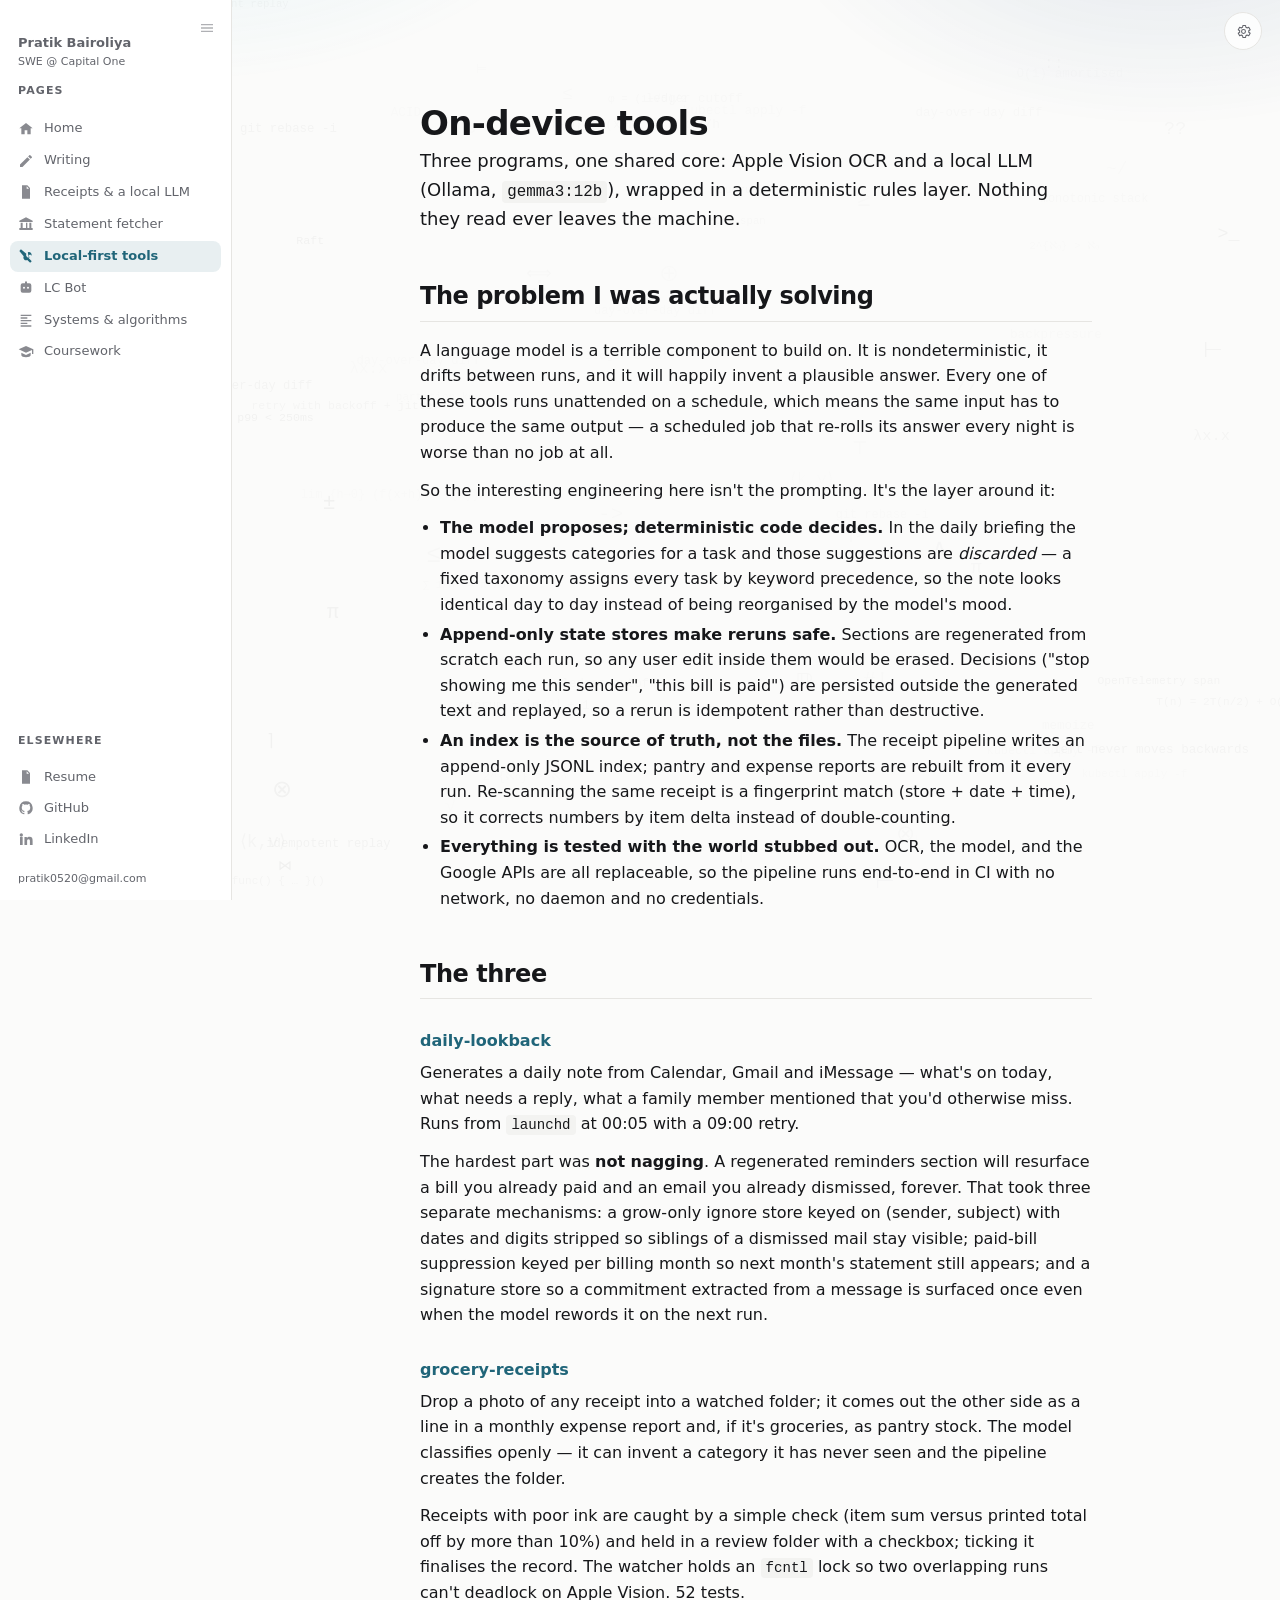
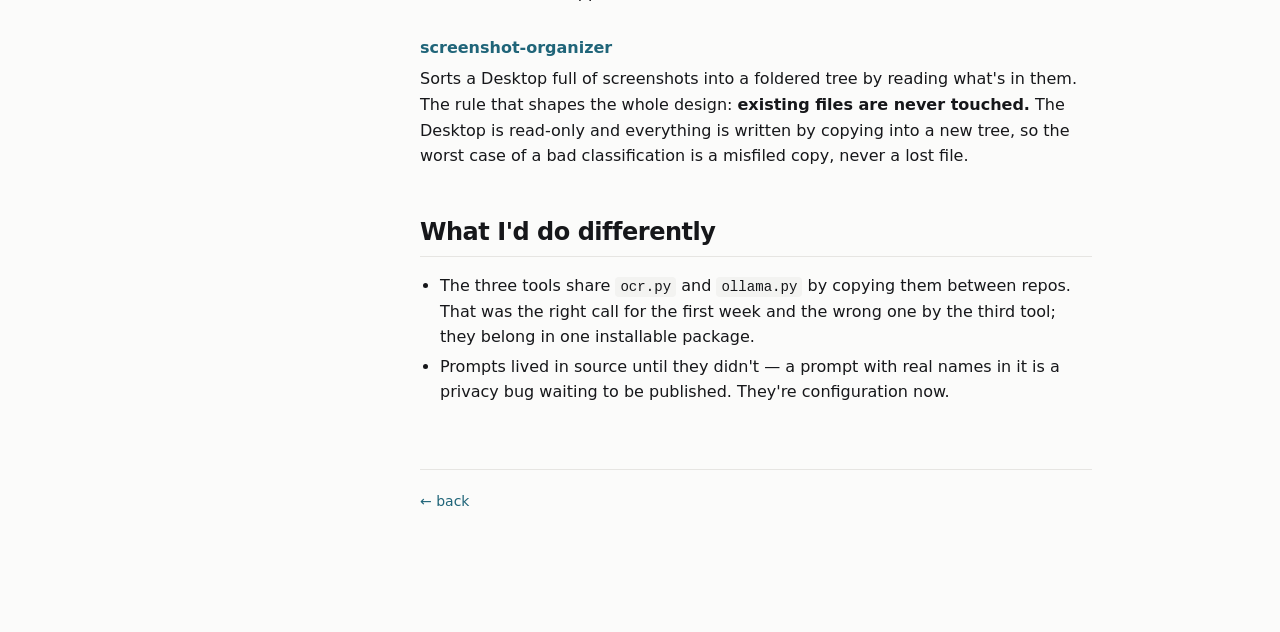
<file: projects/on-device-tools.html>
<!doctype html>
<html lang="en">
<head>
<meta charset="utf-8">
<meta name="viewport" content="width=device-width, initial-scale=1">
<title>On-device tools — Pratik Bairoliya</title>
<meta name="description" content="Three local-first programs sharing one OCR + local-LLM core, with a deterministic rules layer that makes model output behave like software.">

<link rel="canonical" href="https://pbairoliya.github.io/projects/on-device-tools.html">
<meta property="og:type" content="website">
<meta property="og:title" content="On-device tools — Pratik Bairoliya">
<meta property="og:description" content="Three programs sharing one core: OCR plus a local LLM, wrapped in a deterministic rules layer so the output behaves like software.">
<meta property="og:url" content="https://pbairoliya.github.io/projects/on-device-tools.html">
<meta property="og:site_name" content="Pratik Bairoliya">
<meta property="og:image" content="https://pbairoliya.github.io/og.png">
<meta property="og:image:width" content="1200">
<meta property="og:image:height" content="630">
<meta property="og:image:alt" content="Pratik Bairoliya — full-stack software engineer. Every night, a bank has to close its books. I own that job.">
<meta name="twitter:card" content="summary_large_image">
<meta name="theme-color" content="#fbfbfa" media="(prefers-color-scheme: light)">
<meta name="theme-color" content="#16171b" media="(prefers-color-scheme: dark)">
<link rel="icon" href="../favicon.svg" type="image/svg+xml">
<!-- /social -->
<script>try{var t=localStorage.getItem("theme");if(t&&t!=="system")document.documentElement.setAttribute("data-theme",t)}catch(e){}</script>
<link rel="stylesheet" href="../css/base.css?v=76">
<link rel="stylesheet" href="../css/components.css?v=76">
<link rel="stylesheet" href="../css/motion.css?v=76">
<link rel="stylesheet" href="../css/tour.css?v=76">
</head>
<body>
<a class="skip" href="#main">Skip to content</a>
<a class="skip skip-2" href="#side" data-skip>Skip to navigation</a>

<button class="side-toggle" id="side-toggle" type="button"
        aria-label="Open menu" aria-expanded="false" aria-controls="side">
  <svg viewBox="0 0 24 24" aria-hidden="true"><path d="M3 6h18v2H3V6Zm0 5h18v2H3v-2Zm0 5h18v2H3v-2Z"/></svg>
</button>
<div class="side-scrim" aria-hidden="true"></div>

<button class="gear" id="gear" type="button" aria-label="Settings"
        aria-expanded="false" aria-controls="settings" title="Settings">
  <svg viewBox="0 0 24 24" aria-hidden="true"><path d="M12 8.5a3.5 3.5 0 1 0 0 7 3.5 3.5 0 0 0 0-7Zm0 5.5a2 2 0 1 1 0-4 2 2 0 0 1 0 4Z"/><path d="M19.4 13a7.8 7.8 0 0 0 0-2l2-1.5-2-3.4-2.3.9a7.7 7.7 0 0 0-1.8-1L14.9 3.5h-3.8l-.4 2.5a7.7 7.7 0 0 0-1.8 1l-2.3-.9-2 3.4L6.6 11a7.8 7.8 0 0 0 0 2l-2 1.5 2 3.4 2.3-.9c.55.42 1.16.76 1.8 1l.4 2.5h3.8l.4-2.5c.64-.24 1.25-.58 1.8-1l2.3.9 2-3.4-2-1.5Z" fill="none" stroke="currentColor" stroke-width="1.5" stroke-linejoin="round"/></svg>
</button>

<div class="settings" id="settings" role="dialog" aria-label="Settings">
  <p class="set-label">Appearance</p>
  <div class="set-row" role="group" aria-label="Colour theme">
    <button type="button" data-theme-btn="system" aria-pressed="true">Auto</button>
    <button type="button" data-theme-btn="light"  aria-pressed="false">Light</button>
    <button type="button" data-theme-btn="dark"   aria-pressed="false">Dark</button>
  </div>
  <div class="set-sep"></div>
  <button class="set-item" type="button" data-open-palette>Command menu <span>⌘K</span></button>
  <button class="set-item" type="button" data-collapse-side>Hide sidebar <span>[</span></button>
  <a class="set-item" href="../">Back to the start <span>↰</span></a>
  <a class="set-item" href="https://github.com/pbairoliya/pbairoliya.github.io">Site source <span>↗</span></a>
</div>

<div id="palette" aria-hidden="true" role="dialog" aria-label="Command palette">
  <div class="pal-box">
    <input type="text" placeholder="Type to filter — résumé, email, projects, theme…"
           aria-label="Filter commands" autocomplete="off" spellcheck="false">
    <div class="pal-list"></div>
    <div class="pal-foot">
      <span><span class="kbd">↑↓</span> move</span>
      <span><span class="kbd">↵</span> run</span>
      <span><span class="kbd">esc</span> close</span>
    </div>
  </div>
</div>

<nav class="side" id="side" aria-label="Pages" tabindex="-1">
  <button class="side-collapse" id="side-collapse" type="button"
          aria-label="Collapse sidebar" title="Collapse sidebar ( [ )">
    <svg viewBox="0 0 24 24" aria-hidden="true"><path d="M3 6h18v2H3V6Zm0 5h18v2H3v-2Zm0 5h18v2H3v-2Z"/></svg>
  </button>

  <a class="side-head" href="../">
    <span class="side-name">Pratik Bairoliya<span>SWE @ Capital One</span></span>
  </a>

  <p class="side-label">Pages</p>
  <a href="../"><svg viewBox="0 0 24 24" aria-hidden="true"><path d="M12 3 2 11h3v9h5v-6h4v6h5v-9h3L12 3Z"/></svg><span>Home</span></a>
  <a href="../writing/"><svg viewBox="0 0 24 24" aria-hidden="true"><path d="M3 17.3V21h3.7L17.8 9.9l-3.7-3.7L3 17.3ZM20.7 7a1 1 0 0 0 0-1.4l-2.3-2.3a1 1 0 0 0-1.4 0l-1.8 1.8 3.7 3.7L20.7 7Z"/></svg><span>Writing</span></a>
  <a href="../writing/receipts-local-llm.html"><svg viewBox="0 0 24 24" aria-hidden="true"><path d="M6 2h8l4 4v16H6V2Zm7 1.5V7h3.5L13 3.5ZM8 12h8v1.5H8V12Zm0 3.5h8V17H8v-1.5Z"/></svg><span>Receipts &amp; a local LLM</span></a>
  <a href="../projects/statement-fetcher.html"><svg viewBox="0 0 24 24" aria-hidden="true"><path d="M12 2 2 7v2h20V7L12 2ZM4 10v8H2v3h20v-3h-2v-8h-3v8h-3v-8h-2v8H7v-8H4Z"/></svg><span>Statement fetcher</span></a>
  <a href="../projects/on-device-tools.html" class="on"><svg viewBox="0 0 24 24" aria-hidden="true"><path d="M14.7 6.3a4 4 0 0 1 5.4 5.2l-1.6-1.6-1.9.5-.5 1.9 1.6 1.6a4 4 0 0 1-5.2-5.4L4.4 2 2 4.4l6.5 8.1a4 4 0 0 0 5.4 5.4l4.3 4.3 2.4-2.4-4.3-4.3"/></svg><span>Local-first tools</span></a>
  <a href="../projects/lc.html"><svg viewBox="0 0 24 24" aria-hidden="true"><path d="M12 2a1.5 1.5 0 0 1 1.5 1.5V5H17a3 3 0 0 1 3 3v8a3 3 0 0 1-3 3H7a3 3 0 0 1-3-3V8a3 3 0 0 1 3-3h3.5V3.5A1.5 1.5 0 0 1 12 2ZM9 10a1.5 1.5 0 1 0 0 3 1.5 1.5 0 0 0 0-3Zm6 0a1.5 1.5 0 1 0 0 3 1.5 1.5 0 0 0 0-3Zm-6 5.5h6V17H9v-1.5Z"/></svg><span>LC Bot</span></a>
  <a href="../projects/systems-and-algorithms.html"><svg viewBox="0 0 24 24" aria-hidden="true"><path d="M4 4h16v2H4V4Zm0 4h10v2H4V8Zm0 4h16v2H4v-2Zm0 4h10v2H4v-2Zm0 4h16v2H4v-2Z"/></svg><span>Systems &amp; algorithms</span></a>
  <a href="../projects/coursework.html"><svg viewBox="0 0 24 24" aria-hidden="true"><path d="M12 3 1 8l11 5 9-4.1V15h2V8L12 3ZM5 13.2V17c0 1.7 3.1 3 7 3s7-1.3 7-3v-3.8l-7 3.2-7-3.2Z"/></svg><span>Coursework</span></a>

  <div class="side-end">
    <p class="side-label">Elsewhere</p>
    <a href="../Pratik-Bairoliya-Resume.pdf"><svg viewBox="0 0 24 24" aria-hidden="true"><path d="M6 2h8l4 4v16H6V2Zm7 1.5V7h3.5L13 3.5ZM8 12h8v1.5H8V12Zm0 3.5h8V17H8v-1.5Z"/></svg><span>Resume</span></a>
    <a href="https://github.com/pbairoliya"><svg viewBox="0 0 24 24" aria-hidden="true"><path d="M12 2a10 10 0 0 0-3.16 19.49c.5.09.68-.22.68-.48v-1.7c-2.78.6-3.37-1.34-3.37-1.34-.45-1.16-1.11-1.47-1.11-1.47-.91-.62.07-.61.07-.61 1 .07 1.53 1.03 1.53 1.03.89 1.53 2.34 1.09 2.91.83.09-.65.35-1.09.63-1.34-2.22-.25-4.56-1.11-4.56-4.94 0-1.09.39-1.98 1.03-2.68-.1-.25-.45-1.27.1-2.64 0 0 .84-.27 2.75 1.02a9.5 9.5 0 0 1 5 0c1.91-1.29 2.75-1.02 2.75-1.02.55 1.37.2 2.39.1 2.64.64.7 1.03 1.59 1.03 2.68 0 3.84-2.34 4.68-4.57 4.93.36.31.68.92.68 1.85v2.74c0 .27.18.58.69.48A10 10 0 0 0 12 2Z"/></svg><span>GitHub</span></a>
    <a href="https://linkedin.com/in/pbairol"><svg viewBox="0 0 24 24" aria-hidden="true"><path d="M4.98 3.5a2.5 2.5 0 1 1 0 5 2.5 2.5 0 0 1 0-5ZM3 9h4v12H3V9Zm6.5 0h3.8v1.64h.05c.53-.95 1.83-1.95 3.77-1.95 4.03 0 4.78 2.5 4.78 5.76V21h-4v-5.66c0-1.35-.03-3.09-1.96-3.09-1.96 0-2.26 1.47-2.26 2.99V21h-4V9Z"/></svg><span>LinkedIn</span></a>
  </div>

  <div class="side-foot">
    <a href="mailto:pratik0520@gmail.com">pratik0520@gmail.com</a>
  </div>
</nav>

<main class="wrap post" id="main" tabindex="-1">
  <h1>On-device tools</h1>
  <p class="lede">
    Three programs, one shared core: Apple Vision OCR and a local LLM (Ollama, <code>gemma3:12b</code>),
    wrapped in a deterministic rules layer. Nothing they read ever leaves the machine.
  </p>

  <h2 id="the-problem-i-was-actually-solving">The problem I was actually solving</h2>
  <p>
    A language model is a terrible component to build on. It is nondeterministic, it drifts
    between runs, and it will happily invent a plausible answer. Every one of these tools runs
    unattended on a schedule, which means the same input has to produce the same output — a
    scheduled job that re-rolls its answer every night is worse than no job at all.
  </p>
  <p>
    So the interesting engineering here isn't the prompting. It's the layer around it:
  </p>
  <ul>
    <li><strong>The model proposes; deterministic code decides.</strong> In the daily briefing
      the model suggests categories for a task and those suggestions are <em>discarded</em> —
      a fixed taxonomy assigns every task by keyword precedence, so the note looks identical
      day to day instead of being reorganised by the model's mood.</li>
    <li><strong>Append-only state stores make reruns safe.</strong> Sections are regenerated
      from scratch each run, so any user edit inside them would be erased. Decisions
      ("stop showing me this sender", "this bill is paid") are persisted outside the generated
      text and replayed, so a rerun is idempotent rather than destructive.</li>
    <li><strong>An index is the source of truth, not the files.</strong> The receipt pipeline
      writes an append-only JSONL index; pantry and expense reports are rebuilt from it every
      run. Re-scanning the same receipt is a fingerprint match (store + date + time), so it
      corrects numbers by item delta instead of double-counting.</li>
    <li><strong>Everything is tested with the world stubbed out.</strong> OCR, the model, and
      the Google APIs are all replaceable, so the pipeline runs end-to-end in CI with no
      network, no daemon and no credentials.</li>
  </ul>

  <h2 id="the-three">The three</h2>

  <h3><a href="https://github.com/pbairoliya/daily-lookback">daily-lookback</a></h3>
  <p>
    Generates a daily note from Calendar, Gmail and iMessage — what's on today, what needs a
    reply, what a family member mentioned that you'd otherwise miss. Runs from
    <code>launchd</code> at 00:05 with a 09:00 retry.
  </p>
  <p>
    The hardest part was <strong>not nagging</strong>. A regenerated reminders section will
    resurface a bill you already paid and an email you already dismissed, forever. That took
    three separate mechanisms: a grow-only ignore store keyed on (sender, subject) with dates
    and digits stripped so siblings of a dismissed mail stay visible; paid-bill suppression
    keyed per billing month so next month's statement still appears; and a signature store so a
    commitment extracted from a message is surfaced once even when the model rewords it on the
    next run.
  </p>

  <h3><a href="https://github.com/pbairoliya/grocery-receipts">grocery-receipts</a></h3>
  <p>
    Drop a photo of any receipt into a watched folder; it comes out the other side as a line in
    a monthly expense report and, if it's groceries, as pantry stock. The model classifies
    openly — it can invent a category it has never seen and the pipeline creates the folder.
  </p>
  <p>
    Receipts with poor ink are caught by a simple check (item sum versus printed total off by
    more than 10%) and held in a review folder with a checkbox; ticking it finalises the record.
    The watcher holds an <code>fcntl</code> lock so two overlapping runs can't deadlock on
    Apple Vision. 52 tests.
  </p>

  <h3><a href="https://github.com/pbairoliya/screenshot-organizer">screenshot-organizer</a></h3>
  <p>
    Sorts a Desktop full of screenshots into a foldered tree by reading what's in them. The rule
    that shapes the whole design: <strong>existing files are never touched.</strong> The Desktop
    is read-only and everything is written by copying into a new tree, so the worst case of a bad
    classification is a misfiled copy, never a lost file.
  </p>

  <h2 id="what-i-d-do-differently">What I'd do differently</h2>
  <ul>
    <li>The three tools share <code>ocr.py</code> and <code>ollama.py</code> by copying them
      between repos. That was the right call for the first week and the wrong one by the third
      tool; they belong in one installable package.</li>
    <li>Prompts lived in source until they didn't — a prompt with real names in it is a privacy
      bug waiting to be published. They're configuration now.</li>
  </ul>

  <footer><a href="../">← back</a></footer>
</main>
<script src="../js/theme.js?v=76" defer></script>
<script src="../js/field.js?v=76" defer></script>
<script src="../js/palette.js?v=76" defer></script>
<script src="../js/spotlight.js?v=76" defer></script>
<script src="../js/sidebar.js?v=76" defer></script>
<script src="../js/reveal.js?v=76" defer></script>
<script src="../js/blocks.js?v=76" defer></script>
<script src="../js/a11y.js?v=76" defer></script>
<script src="../js/settings.js?v=76" defer></script>
</body>
</html>
</file>
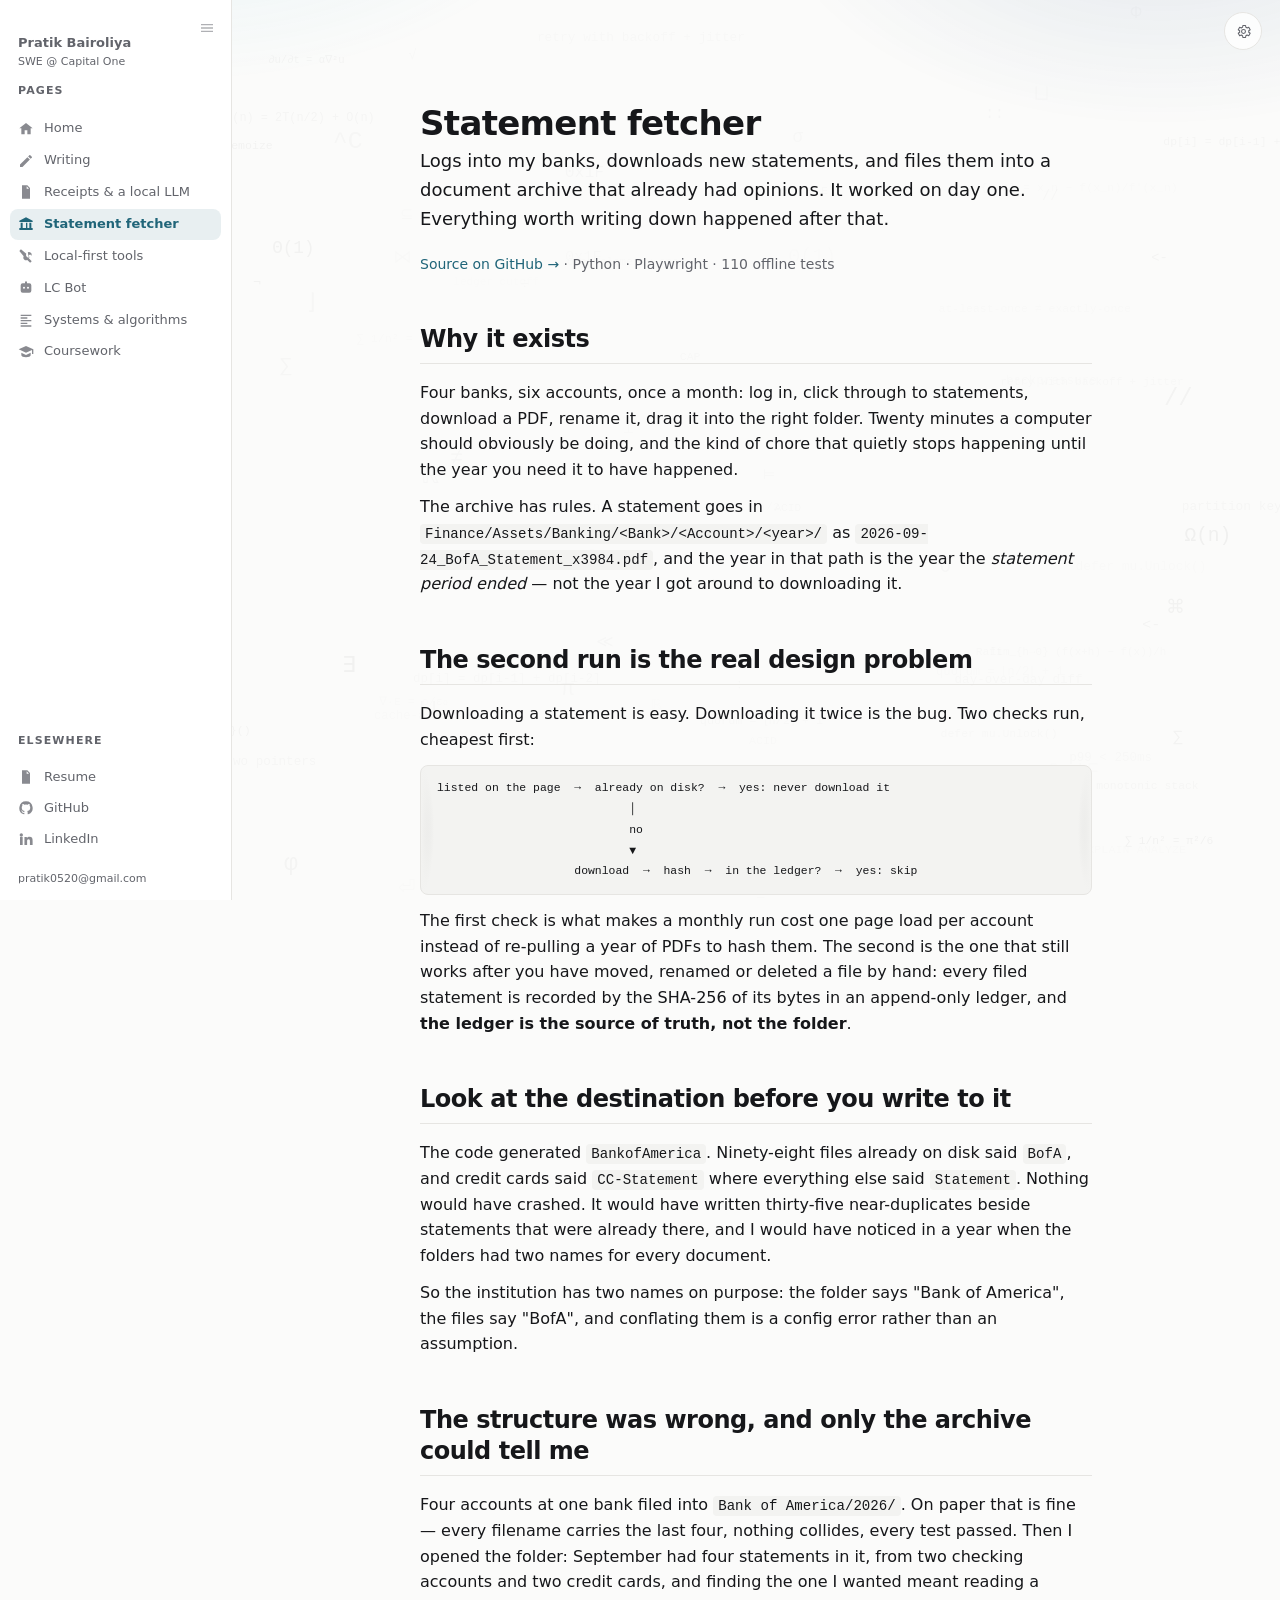
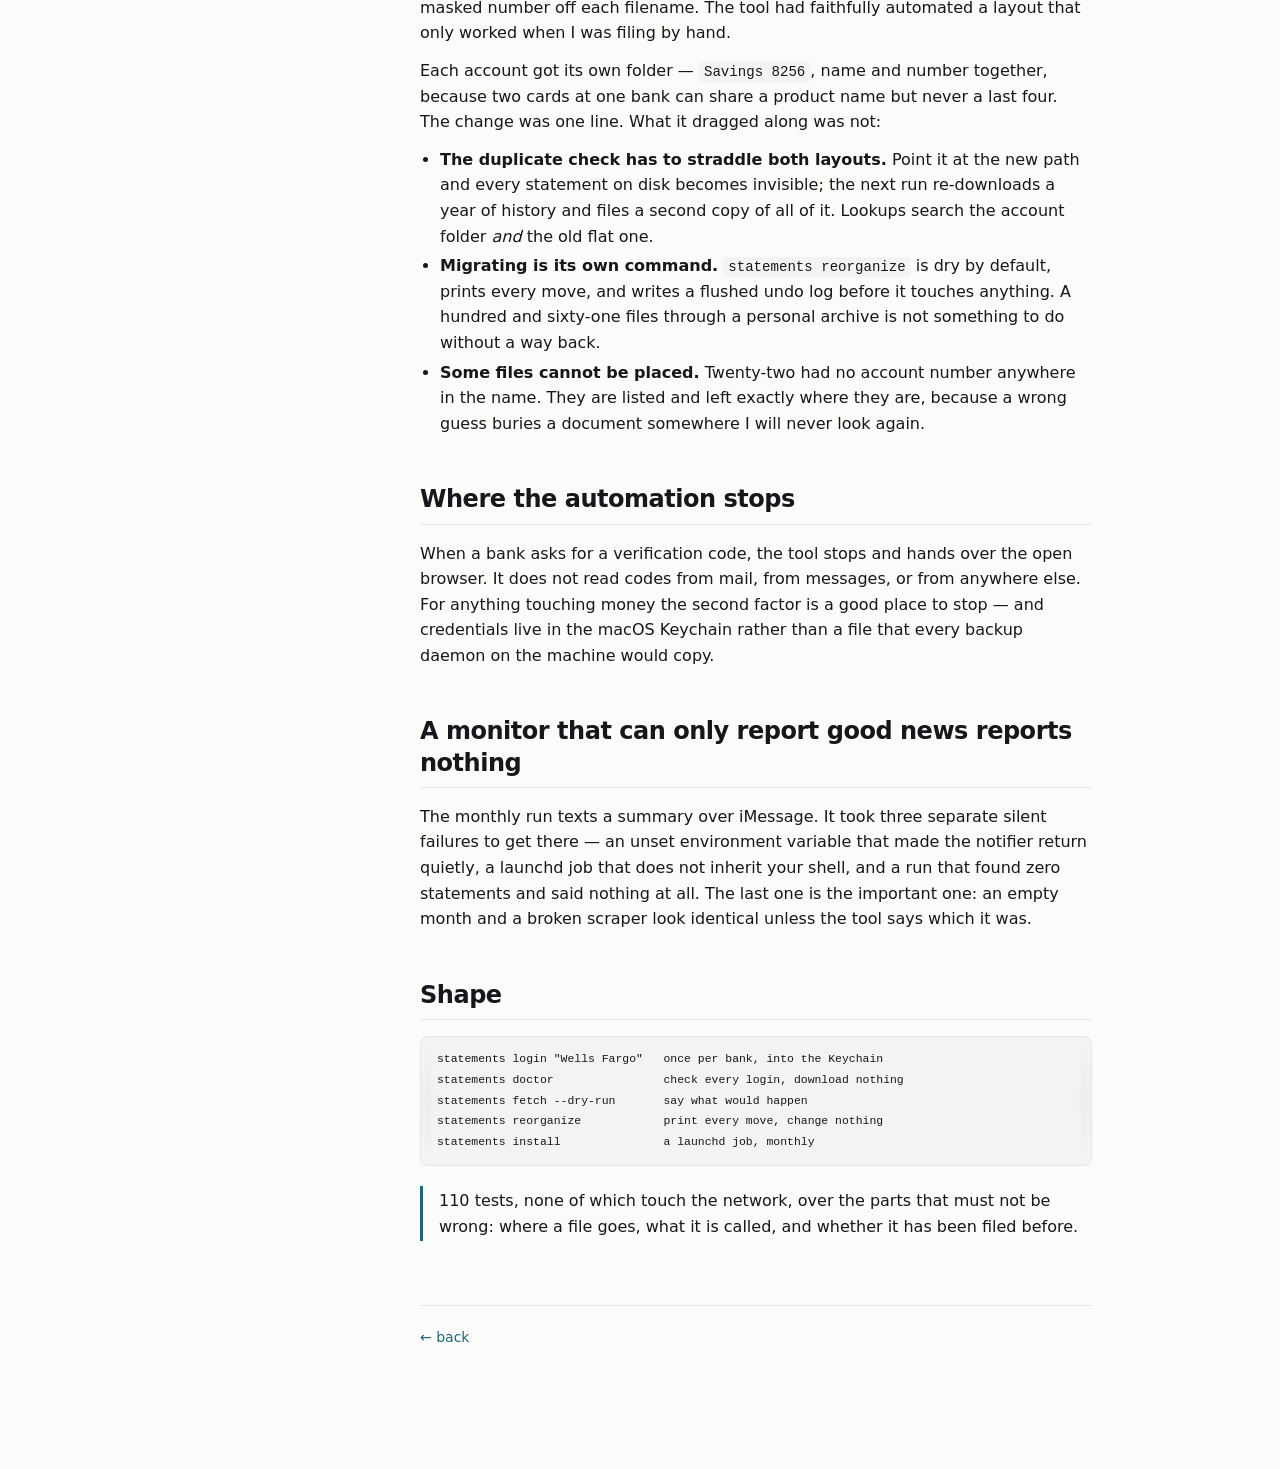
<file: projects/statement-fetcher.html>
<!doctype html>
<html lang="en">
<head>
<meta charset="utf-8">
<meta name="viewport" content="width=device-width, initial-scale=1">
<title>Statement fetcher — Pratik Bairoliya</title>
<meta name="description" content="A tool that logs into my banks, downloads new statements, and files them into a document archive by its own rules. Everything interesting happened after it worked.">

<link rel="canonical" href="https://pbairoliya.github.io/projects/statement-fetcher.html">
<meta property="og:type" content="website">
<meta property="og:title" content="Statement fetcher — Pratik Bairoliya">
<meta property="og:description" content="Logs into four banks, downloads new statements, and files them into an archive that already had opinions.">
<meta property="og:url" content="https://pbairoliya.github.io/projects/statement-fetcher.html">
<meta property="og:site_name" content="Pratik Bairoliya">
<meta property="og:image" content="https://pbairoliya.github.io/og.png">
<meta property="og:image:width" content="1200">
<meta property="og:image:height" content="630">
<meta property="og:image:alt" content="Pratik Bairoliya — full-stack software engineer. Every night, a bank has to close its books. I own that job.">
<meta name="twitter:card" content="summary_large_image">
<meta name="theme-color" content="#fbfbfa" media="(prefers-color-scheme: light)">
<meta name="theme-color" content="#16171b" media="(prefers-color-scheme: dark)">
<link rel="icon" href="../favicon.svg" type="image/svg+xml">
<!-- /social -->
<script>try{var t=localStorage.getItem("theme");if(t&&t!=="system")document.documentElement.setAttribute("data-theme",t)}catch(e){}</script>
<link rel="stylesheet" href="../css/base.css?v=76">
<link rel="stylesheet" href="../css/components.css?v=76">
<link rel="stylesheet" href="../css/motion.css?v=76">
<link rel="stylesheet" href="../css/tour.css?v=76">
</head>
<body>
<a class="skip" href="#main">Skip to content</a>
<a class="skip skip-2" href="#side" data-skip>Skip to navigation</a>

<button class="side-toggle" id="side-toggle" type="button"
        aria-label="Open menu" aria-expanded="false" aria-controls="side">
  <svg viewBox="0 0 24 24" aria-hidden="true"><path d="M3 6h18v2H3V6Zm0 5h18v2H3v-2Zm0 5h18v2H3v-2Z"/></svg>
</button>
<div class="side-scrim" aria-hidden="true"></div>

<button class="gear" id="gear" type="button" aria-label="Settings"
        aria-expanded="false" aria-controls="settings" title="Settings">
  <svg viewBox="0 0 24 24" aria-hidden="true"><path d="M12 8.5a3.5 3.5 0 1 0 0 7 3.5 3.5 0 0 0 0-7Zm0 5.5a2 2 0 1 1 0-4 2 2 0 0 1 0 4Z"/><path d="M19.4 13a7.8 7.8 0 0 0 0-2l2-1.5-2-3.4-2.3.9a7.7 7.7 0 0 0-1.8-1L14.9 3.5h-3.8l-.4 2.5a7.7 7.7 0 0 0-1.8 1l-2.3-.9-2 3.4L6.6 11a7.8 7.8 0 0 0 0 2l-2 1.5 2 3.4 2.3-.9c.55.42 1.16.76 1.8 1l.4 2.5h3.8l.4-2.5c.64-.24 1.25-.58 1.8-1l2.3.9 2-3.4-2-1.5Z" fill="none" stroke="currentColor" stroke-width="1.5" stroke-linejoin="round"/></svg>
</button>

<div class="settings" id="settings" role="dialog" aria-label="Settings">
  <p class="set-label">Appearance</p>
  <div class="set-row" role="group" aria-label="Colour theme">
    <button type="button" data-theme-btn="system" aria-pressed="true">Auto</button>
    <button type="button" data-theme-btn="light"  aria-pressed="false">Light</button>
    <button type="button" data-theme-btn="dark"   aria-pressed="false">Dark</button>
  </div>
  <div class="set-sep"></div>
  <button class="set-item" type="button" data-open-palette>Command menu <span>⌘K</span></button>
  <button class="set-item" type="button" data-collapse-side>Hide sidebar <span>[</span></button>
  <a class="set-item" href="../">Back to the start <span>↰</span></a>
  <a class="set-item" href="https://github.com/pbairoliya/pbairoliya.github.io">Site source <span>↗</span></a>
</div>

<div id="palette" aria-hidden="true" role="dialog" aria-label="Command palette">
  <div class="pal-box">
    <input type="text" placeholder="Type to filter — résumé, email, projects, theme…"
           aria-label="Filter commands" autocomplete="off" spellcheck="false">
    <div class="pal-list"></div>
    <div class="pal-foot">
      <span><span class="kbd">↑↓</span> move</span>
      <span><span class="kbd">↵</span> run</span>
      <span><span class="kbd">esc</span> close</span>
    </div>
  </div>
</div>

<nav class="side" id="side" aria-label="Pages" tabindex="-1">
  <button class="side-collapse" id="side-collapse" type="button"
          aria-label="Collapse sidebar" title="Collapse sidebar ( [ )">
    <svg viewBox="0 0 24 24" aria-hidden="true"><path d="M3 6h18v2H3V6Zm0 5h18v2H3v-2Zm0 5h18v2H3v-2Z"/></svg>
  </button>

  <a class="side-head" href="../">
    <span class="side-name">Pratik Bairoliya<span>SWE @ Capital One</span></span>
  </a>

  <p class="side-label">Pages</p>
  <a href="../"><svg viewBox="0 0 24 24" aria-hidden="true"><path d="M12 3 2 11h3v9h5v-6h4v6h5v-9h3L12 3Z"/></svg><span>Home</span></a>
  <a href="../writing/"><svg viewBox="0 0 24 24" aria-hidden="true"><path d="M3 17.3V21h3.7L17.8 9.9l-3.7-3.7L3 17.3ZM20.7 7a1 1 0 0 0 0-1.4l-2.3-2.3a1 1 0 0 0-1.4 0l-1.8 1.8 3.7 3.7L20.7 7Z"/></svg><span>Writing</span></a>
  <a href="../writing/receipts-local-llm.html"><svg viewBox="0 0 24 24" aria-hidden="true"><path d="M6 2h8l4 4v16H6V2Zm7 1.5V7h3.5L13 3.5ZM8 12h8v1.5H8V12Zm0 3.5h8V17H8v-1.5Z"/></svg><span>Receipts &amp; a local LLM</span></a>
  <a href="../projects/statement-fetcher.html" class="on"><svg viewBox="0 0 24 24" aria-hidden="true"><path d="M12 2 2 7v2h20V7L12 2ZM4 10v8H2v3h20v-3h-2v-8h-3v8h-3v-8h-2v8H7v-8H4Z"/></svg><span>Statement fetcher</span></a>
  <a href="../projects/on-device-tools.html"><svg viewBox="0 0 24 24" aria-hidden="true"><path d="M14.7 6.3a4 4 0 0 1 5.4 5.2l-1.6-1.6-1.9.5-.5 1.9 1.6 1.6a4 4 0 0 1-5.2-5.4L4.4 2 2 4.4l6.5 8.1a4 4 0 0 0 5.4 5.4l4.3 4.3 2.4-2.4-4.3-4.3"/></svg><span>Local-first tools</span></a>
  <a href="../projects/lc.html"><svg viewBox="0 0 24 24" aria-hidden="true"><path d="M12 2a1.5 1.5 0 0 1 1.5 1.5V5H17a3 3 0 0 1 3 3v8a3 3 0 0 1-3 3H7a3 3 0 0 1-3-3V8a3 3 0 0 1 3-3h3.5V3.5A1.5 1.5 0 0 1 12 2ZM9 10a1.5 1.5 0 1 0 0 3 1.5 1.5 0 0 0 0-3Zm6 0a1.5 1.5 0 1 0 0 3 1.5 1.5 0 0 0 0-3Zm-6 5.5h6V17H9v-1.5Z"/></svg><span>LC Bot</span></a>
  <a href="../projects/systems-and-algorithms.html"><svg viewBox="0 0 24 24" aria-hidden="true"><path d="M4 4h16v2H4V4Zm0 4h10v2H4V8Zm0 4h16v2H4v-2Zm0 4h10v2H4v-2Zm0 4h16v2H4v-2Z"/></svg><span>Systems &amp; algorithms</span></a>
  <a href="../projects/coursework.html"><svg viewBox="0 0 24 24" aria-hidden="true"><path d="M12 3 1 8l11 5 9-4.1V15h2V8L12 3ZM5 13.2V17c0 1.7 3.1 3 7 3s7-1.3 7-3v-3.8l-7 3.2-7-3.2Z"/></svg><span>Coursework</span></a>

  <div class="side-end">
    <p class="side-label">Elsewhere</p>
    <a href="../Pratik-Bairoliya-Resume.pdf"><svg viewBox="0 0 24 24" aria-hidden="true"><path d="M6 2h8l4 4v16H6V2Zm7 1.5V7h3.5L13 3.5ZM8 12h8v1.5H8V12Zm0 3.5h8V17H8v-1.5Z"/></svg><span>Resume</span></a>
    <a href="https://github.com/pbairoliya"><svg viewBox="0 0 24 24" aria-hidden="true"><path d="M12 2a10 10 0 0 0-3.16 19.49c.5.09.68-.22.68-.48v-1.7c-2.78.6-3.37-1.34-3.37-1.34-.45-1.16-1.11-1.47-1.11-1.47-.91-.62.07-.61.07-.61 1 .07 1.53 1.03 1.53 1.03.89 1.53 2.34 1.09 2.91.83.09-.65.35-1.09.63-1.34-2.22-.25-4.56-1.11-4.56-4.94 0-1.09.39-1.98 1.03-2.68-.1-.25-.45-1.27.1-2.64 0 0 .84-.27 2.75 1.02a9.5 9.5 0 0 1 5 0c1.91-1.29 2.75-1.02 2.75-1.02.55 1.37.2 2.39.1 2.64.64.7 1.03 1.59 1.03 2.68 0 3.84-2.34 4.68-4.57 4.93.36.31.68.92.68 1.85v2.74c0 .27.18.58.69.48A10 10 0 0 0 12 2Z"/></svg><span>GitHub</span></a>
    <a href="https://linkedin.com/in/pbairol"><svg viewBox="0 0 24 24" aria-hidden="true"><path d="M4.98 3.5a2.5 2.5 0 1 1 0 5 2.5 2.5 0 0 1 0-5ZM3 9h4v12H3V9Zm6.5 0h3.8v1.64h.05c.53-.95 1.83-1.95 3.77-1.95 4.03 0 4.78 2.5 4.78 5.76V21h-4v-5.66c0-1.35-.03-3.09-1.96-3.09-1.96 0-2.26 1.47-2.26 2.99V21h-4V9Z"/></svg><span>LinkedIn</span></a>
  </div>

  <div class="side-foot">
    <a href="mailto:pratik0520@gmail.com">pratik0520@gmail.com</a>
  </div>
</nav>

<main class="wrap post" id="main" tabindex="-1">
  <h1>Statement fetcher</h1>
  <p class="lede">
    Logs into my banks, downloads new statements, and files them into a document archive that
    already had opinions. It worked on day one. Everything worth writing down happened after that.
  </p>
  <p class="meta"><a href="https://github.com/pbairoliya/statement-fetcher">Source on GitHub →</a> · Python · Playwright · 110 offline tests</p>

  <h2 id="why-it-exists">Why it exists</h2>
  <p>
    Four banks, six accounts, once a month: log in, click through to statements, download a PDF,
    rename it, drag it into the right folder. Twenty minutes a computer should obviously be doing,
    and the kind of chore that quietly stops happening until the year you need it to have happened.
  </p>
  <p>
    The archive has rules. A statement goes in
    <code>Finance/Assets/Banking/&lt;Bank&gt;/&lt;Account&gt;/&lt;year&gt;/</code> as
    <code>2026-09-24_BofA_Statement_x3984.pdf</code>, and the year in that path is the year the
    <em>statement period ended</em> — not the year I got around to downloading it.
  </p>

  <h2 id="the-second-run-is-the-real-design-problem">The second run is the real design problem</h2>
  <p>
    Downloading a statement is easy. Downloading it twice is the bug. Two checks run, cheapest
    first:
  </p>
  <pre><code>listed on the page  →  already on disk?  →  yes: never download it
                            │
                            no
                            ▼
                    download  →  hash  →  in the ledger?  →  yes: skip
</code></pre>
  <p>
    The first check is what makes a monthly run cost one page load per account instead of
    re-pulling a year of PDFs to hash them. The second is the one that still works after you have
    moved, renamed or deleted a file by hand: every filed statement is recorded by the SHA-256 of
    its bytes in an append-only ledger, and <strong>the ledger is the source of truth, not the
    folder</strong>.
  </p>

  <h2 id="look-at-the-destination-before-you-write-to-it">Look at the destination before you write to it</h2>
  <p>
    The code generated <code>BankofAmerica</code>. Ninety-eight files already on disk said
    <code>BofA</code>, and credit cards said <code>CC-Statement</code> where everything else said
    <code>Statement</code>. Nothing would have crashed. It would have written thirty-five
    near-duplicates beside statements that were already there, and I would have noticed in a year
    when the folders had two names for every document.
  </p>
  <p>
    So the institution has two names on purpose: the folder says "Bank of America", the files say
    "BofA", and conflating them is a config error rather than an assumption.
  </p>

  <h2 id="the-structure-was-wrong-and-only-the-archive-could-tell-me">The structure was wrong, and only the archive could tell me</h2>
  <p>
    Four accounts at one bank filed into <code>Bank of America/2026/</code>. On paper that is fine
    — every filename carries the last four, nothing collides, every test passed. Then I opened the
    folder: September had four statements in it, from two checking accounts and two credit cards,
    and finding the one I wanted meant reading a masked number off each filename. The tool had
    faithfully automated a layout that only worked when I was filing by hand.
  </p>
  <p>
    Each account got its own folder — <code>Savings 8256</code>, name and number together, because
    two cards at one bank can share a product name but never a last four. The change was one line.
    What it dragged along was not:
  </p>
  <ul>
    <li><strong>The duplicate check has to straddle both layouts.</strong> Point it at the new path
      and every statement on disk becomes invisible; the next run re-downloads a year of history
      and files a second copy of all of it. Lookups search the account folder <em>and</em> the old
      flat one.</li>
    <li><strong>Migrating is its own command.</strong> <code>statements reorganize</code> is dry by
      default, prints every move, and writes a flushed undo log before it touches anything. A
      hundred and sixty-one files through a personal archive is not something to do without a way
      back.</li>
    <li><strong>Some files cannot be placed.</strong> Twenty-two had no account number anywhere in
      the name. They are listed and left exactly where they are, because a wrong guess buries a
      document somewhere I will never look again.</li>
  </ul>

  <h2 id="where-the-automation-stops">Where the automation stops</h2>
  <p>
    When a bank asks for a verification code, the tool stops and hands over the open browser. It
    does not read codes from mail, from messages, or from anywhere else. For anything touching
    money the second factor is a good place to stop — and credentials live in the macOS Keychain
    rather than a file that every backup daemon on the machine would copy.
  </p>

  <h2 id="a-monitor-that-can-only-report-good-news-reports-nothing">A monitor that can only report good news reports nothing</h2>
  <p>
    The monthly run texts a summary over iMessage. It took three separate silent failures to get
    there — an unset environment variable that made the notifier return quietly, a launchd job that
    does not inherit your shell, and a run that found zero statements and said nothing at all. The
    last one is the important one: an empty month and a broken scraper look identical unless the
    tool says which it was.
  </p>

  <h2 id="shape">Shape</h2>
  <pre><code>statements login "Wells Fargo"   once per bank, into the Keychain
statements doctor                check every login, download nothing
statements fetch --dry-run       say what would happen
statements reorganize            print every move, change nothing
statements install               a launchd job, monthly</code></pre>
  <p class="callout">
    110 tests, none of which touch the network, over the parts that must not be wrong: where a file
    goes, what it is called, and whether it has been filed before.
  </p>

  <footer><a href="../">← back</a></footer>
</main>
<script src="../js/theme.js?v=76" defer></script>
<script src="../js/field.js?v=76" defer></script>
<script src="../js/palette.js?v=76" defer></script>
<script src="../js/spotlight.js?v=76" defer></script>
<script src="../js/sidebar.js?v=76" defer></script>
<script src="../js/reveal.js?v=76" defer></script>
<script src="../js/blocks.js?v=76" defer></script>
<script src="../js/a11y.js?v=76" defer></script>
<script src="../js/settings.js?v=76" defer></script>
</body>
</html>
</file>
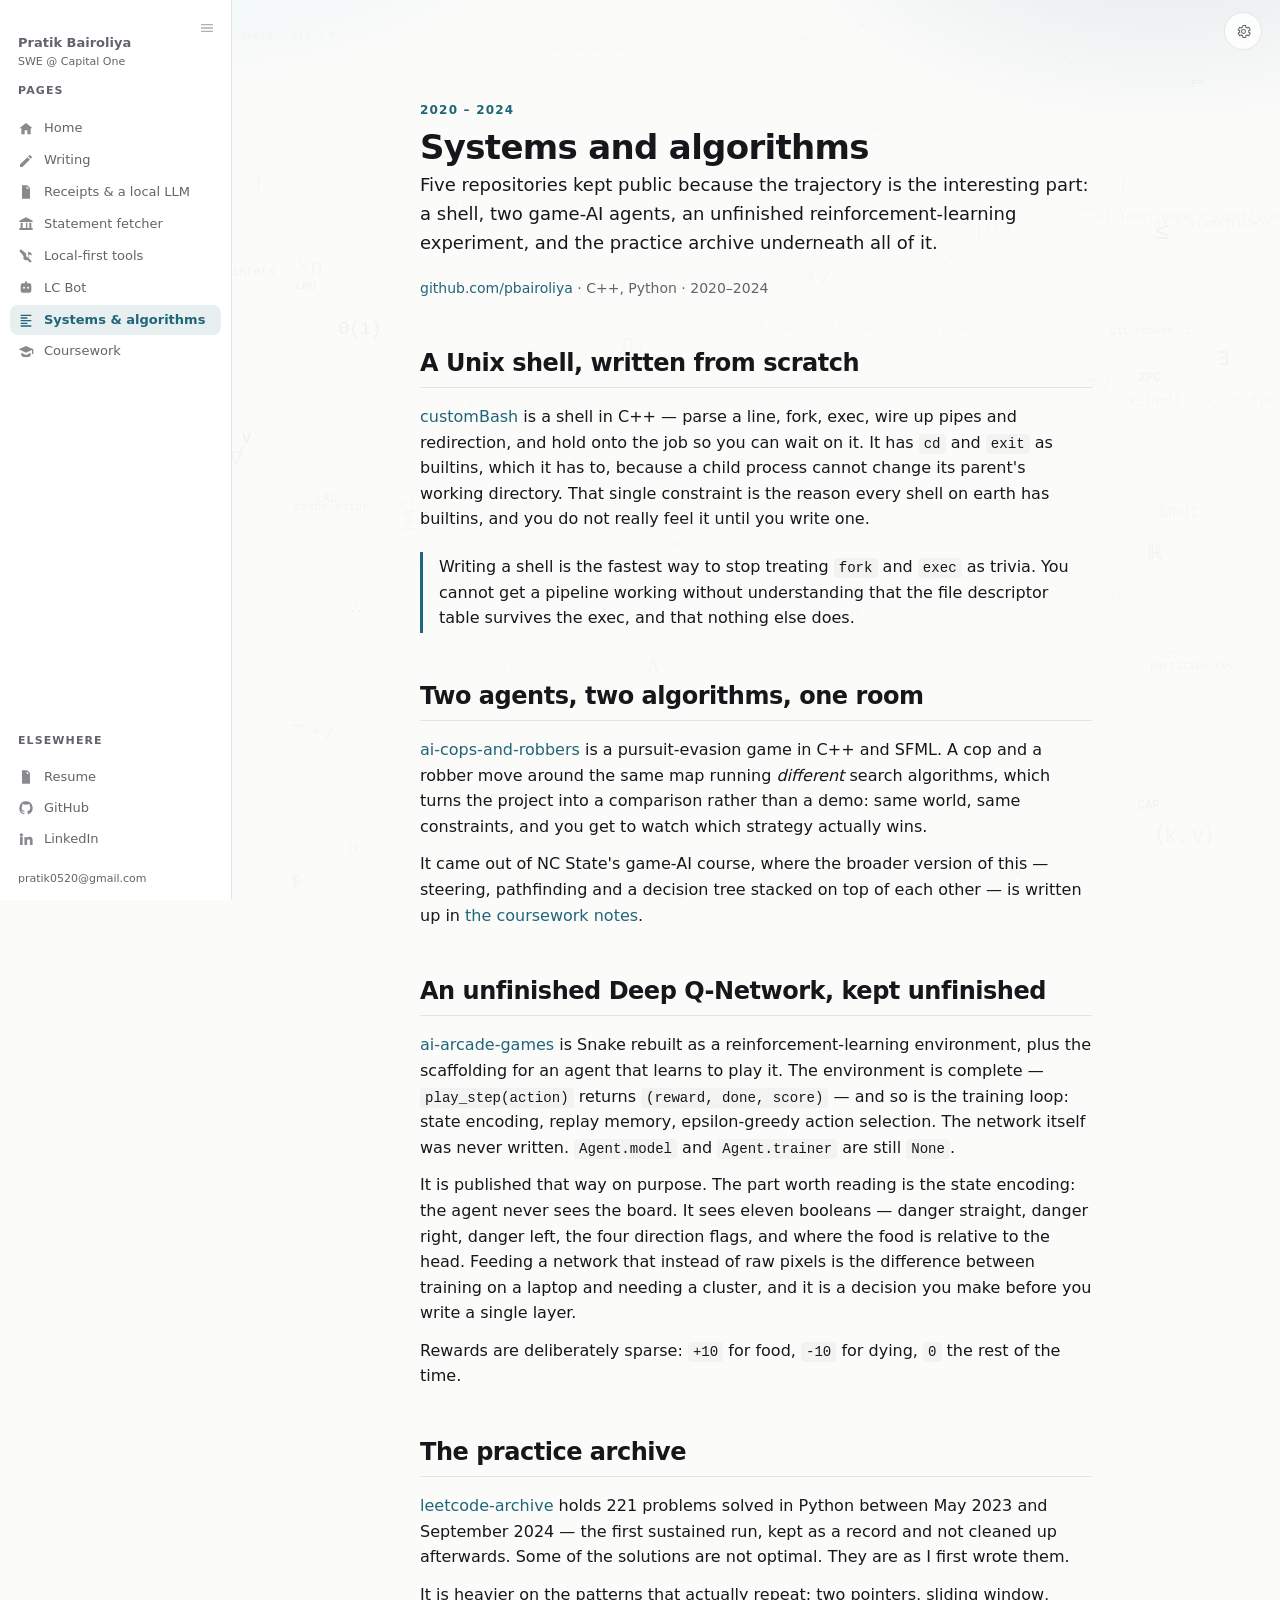
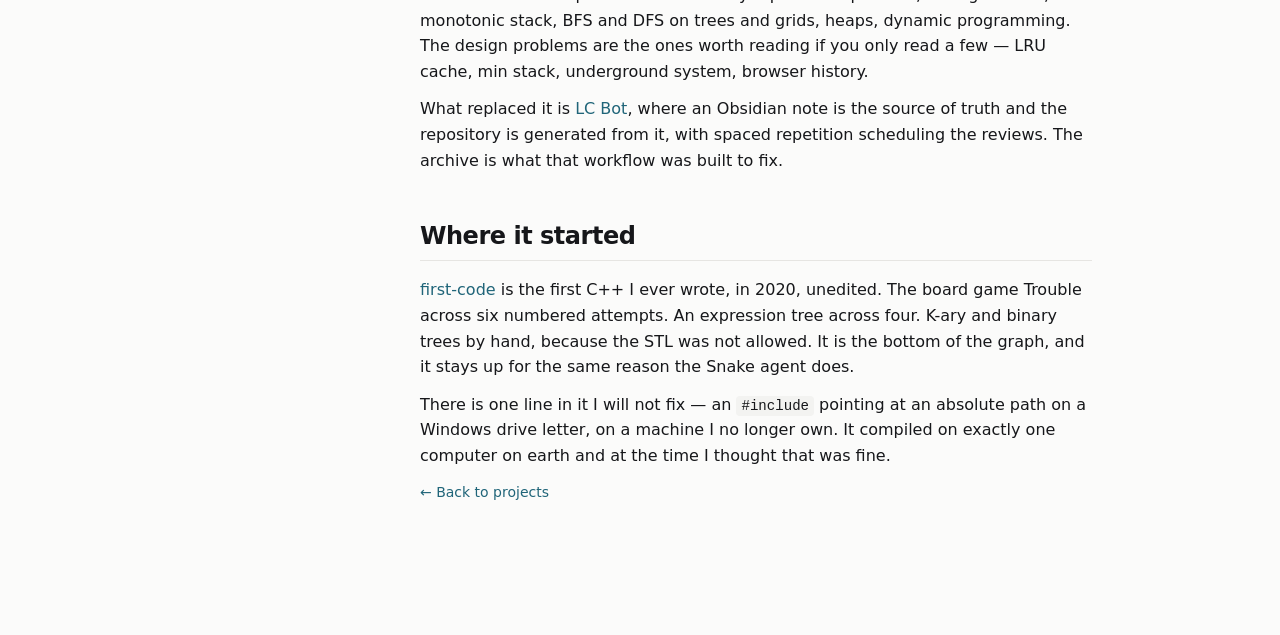
<file: projects/systems-and-algorithms.html>
<!doctype html>
<html lang="en">
<head>
<meta charset="utf-8">
<meta name="viewport" content="width=device-width, initial-scale=1">
<title>Systems and algorithms — Pratik Bairoliya</title>
<meta name="description" content="A Unix shell in C++, two game-AI agents, an unfinished Deep Q-Network, and the LeetCode practice archive underneath them.">

<link rel="canonical" href="https://pbairoliya.github.io/projects/systems-and-algorithms.html">
<meta property="og:type" content="website">
<meta property="og:title" content="Systems and algorithms — Pratik Bairoliya">
<meta property="og:description" content="A shell, two game-AI agents, an unfinished DQN, and the practice archive underneath.">
<meta property="og:url" content="https://pbairoliya.github.io/projects/systems-and-algorithms.html">
<meta property="og:site_name" content="Pratik Bairoliya">
<meta property="og:image" content="https://pbairoliya.github.io/og.png">
<meta property="og:image:width" content="1200">
<meta property="og:image:height" content="630">
<meta property="og:image:alt" content="Pratik Bairoliya — full-stack software engineer. Every night, a bank has to close its books. I own that job.">
<meta name="twitter:card" content="summary_large_image">
<meta name="theme-color" content="#fbfbfa" media="(prefers-color-scheme: light)">
<meta name="theme-color" content="#16171b" media="(prefers-color-scheme: dark)">
<link rel="icon" href="../favicon.svg" type="image/svg+xml">
<!-- /social -->
<script>try{var t=localStorage.getItem("theme");if(t&&t!=="system")document.documentElement.setAttribute("data-theme",t)}catch(e){}</script>
<link rel="stylesheet" href="../css/base.css?v=76">
<link rel="stylesheet" href="../css/components.css?v=76">
<link rel="stylesheet" href="../css/motion.css?v=76">
<link rel="stylesheet" href="../css/tour.css?v=76">
</head>
<body>
<a class="skip" href="#main">Skip to content</a>
<a class="skip skip-2" href="#side" data-skip>Skip to navigation</a>

<button class="side-toggle" id="side-toggle" type="button"
        aria-label="Open menu" aria-expanded="false" aria-controls="side">
  <svg viewBox="0 0 24 24" aria-hidden="true"><path d="M3 6h18v2H3V6Zm0 5h18v2H3v-2Zm0 5h18v2H3v-2Z"/></svg>
</button>
<div class="side-scrim" aria-hidden="true"></div>

<button class="gear" id="gear" type="button" aria-label="Settings"
        aria-expanded="false" aria-controls="settings" title="Settings">
  <svg viewBox="0 0 24 24" aria-hidden="true"><path d="M12 8.5a3.5 3.5 0 1 0 0 7 3.5 3.5 0 0 0 0-7Zm0 5.5a2 2 0 1 1 0-4 2 2 0 0 1 0 4Z"/><path d="M19.4 13a7.8 7.8 0 0 0 0-2l2-1.5-2-3.4-2.3.9a7.7 7.7 0 0 0-1.8-1L14.9 3.5h-3.8l-.4 2.5a7.7 7.7 0 0 0-1.8 1l-2.3-.9-2 3.4L6.6 11a7.8 7.8 0 0 0 0 2l-2 1.5 2 3.4 2.3-.9c.55.42 1.16.76 1.8 1l.4 2.5h3.8l.4-2.5c.64-.24 1.25-.58 1.8-1l2.3.9 2-3.4-2-1.5Z" fill="none" stroke="currentColor" stroke-width="1.5" stroke-linejoin="round"/></svg>
</button>

<div class="settings" id="settings" role="dialog" aria-label="Settings">
  <p class="set-label">Appearance</p>
  <div class="set-row" role="group" aria-label="Colour theme">
    <button type="button" data-theme-btn="system" aria-pressed="true">Auto</button>
    <button type="button" data-theme-btn="light"  aria-pressed="false">Light</button>
    <button type="button" data-theme-btn="dark"   aria-pressed="false">Dark</button>
  </div>
  <div class="set-sep"></div>
  <button class="set-item" type="button" data-open-palette>Command menu <span>⌘K</span></button>
  <button class="set-item" type="button" data-collapse-side>Hide sidebar <span>[</span></button>
  <a class="set-item" href="../">Back to the start <span>↰</span></a>
  <a class="set-item" href="https://github.com/pbairoliya/pbairoliya.github.io">Site source <span>↗</span></a>
</div>

<div id="palette" aria-hidden="true" role="dialog" aria-label="Command palette">
  <div class="pal-box">
    <input type="text" placeholder="Type to filter — résumé, email, projects, theme…"
           aria-label="Filter commands" autocomplete="off" spellcheck="false">
    <div class="pal-list"></div>
    <div class="pal-foot">
      <span><span class="kbd">↑↓</span> move</span>
      <span><span class="kbd">↵</span> run</span>
      <span><span class="kbd">esc</span> close</span>
    </div>
  </div>
</div>

<nav class="side" id="side" aria-label="Pages" tabindex="-1">
  <button class="side-collapse" id="side-collapse" type="button"
          aria-label="Collapse sidebar" title="Collapse sidebar ( [ )">
    <svg viewBox="0 0 24 24" aria-hidden="true"><path d="M3 6h18v2H3V6Zm0 5h18v2H3v-2Zm0 5h18v2H3v-2Z"/></svg>
  </button>

  <a class="side-head" href="../">
    <span class="side-name">Pratik Bairoliya<span>SWE @ Capital One</span></span>
  </a>

  <p class="side-label">Pages</p>
  <a href="../"><svg viewBox="0 0 24 24" aria-hidden="true"><path d="M12 3 2 11h3v9h5v-6h4v6h5v-9h3L12 3Z"/></svg><span>Home</span></a>
  <a href="../writing/"><svg viewBox="0 0 24 24" aria-hidden="true"><path d="M3 17.3V21h3.7L17.8 9.9l-3.7-3.7L3 17.3ZM20.7 7a1 1 0 0 0 0-1.4l-2.3-2.3a1 1 0 0 0-1.4 0l-1.8 1.8 3.7 3.7L20.7 7Z"/></svg><span>Writing</span></a>
  <a href="../writing/receipts-local-llm.html"><svg viewBox="0 0 24 24" aria-hidden="true"><path d="M6 2h8l4 4v16H6V2Zm7 1.5V7h3.5L13 3.5ZM8 12h8v1.5H8V12Zm0 3.5h8V17H8v-1.5Z"/></svg><span>Receipts &amp; a local LLM</span></a>
  <a href="../projects/statement-fetcher.html"><svg viewBox="0 0 24 24" aria-hidden="true"><path d="M12 2 2 7v2h20V7L12 2ZM4 10v8H2v3h20v-3h-2v-8h-3v8h-3v-8h-2v8H7v-8H4Z"/></svg><span>Statement fetcher</span></a>
  <a href="../projects/on-device-tools.html"><svg viewBox="0 0 24 24" aria-hidden="true"><path d="M14.7 6.3a4 4 0 0 1 5.4 5.2l-1.6-1.6-1.9.5-.5 1.9 1.6 1.6a4 4 0 0 1-5.2-5.4L4.4 2 2 4.4l6.5 8.1a4 4 0 0 0 5.4 5.4l4.3 4.3 2.4-2.4-4.3-4.3"/></svg><span>Local-first tools</span></a>
  <a href="../projects/lc.html"><svg viewBox="0 0 24 24" aria-hidden="true"><path d="M12 2a1.5 1.5 0 0 1 1.5 1.5V5H17a3 3 0 0 1 3 3v8a3 3 0 0 1-3 3H7a3 3 0 0 1-3-3V8a3 3 0 0 1 3-3h3.5V3.5A1.5 1.5 0 0 1 12 2ZM9 10a1.5 1.5 0 1 0 0 3 1.5 1.5 0 0 0 0-3Zm6 0a1.5 1.5 0 1 0 0 3 1.5 1.5 0 0 0 0-3Zm-6 5.5h6V17H9v-1.5Z"/></svg><span>LC Bot</span></a>
  <a href="../projects/systems-and-algorithms.html" class="on"><svg viewBox="0 0 24 24" aria-hidden="true"><path d="M4 4h16v2H4V4Zm0 4h10v2H4V8Zm0 4h16v2H4v-2Zm0 4h10v2H4v-2Zm0 4h16v2H4v-2Z"/></svg><span>Systems &amp; algorithms</span></a>
  <a href="../projects/coursework.html"><svg viewBox="0 0 24 24" aria-hidden="true"><path d="M12 3 1 8l11 5 9-4.1V15h2V8L12 3ZM5 13.2V17c0 1.7 3.1 3 7 3s7-1.3 7-3v-3.8l-7 3.2-7-3.2Z"/></svg><span>Coursework</span></a>

  <div class="side-end">
    <p class="side-label">Elsewhere</p>
    <a href="../Pratik-Bairoliya-Resume.pdf"><svg viewBox="0 0 24 24" aria-hidden="true"><path d="M6 2h8l4 4v16H6V2Zm7 1.5V7h3.5L13 3.5ZM8 12h8v1.5H8V12Zm0 3.5h8V17H8v-1.5Z"/></svg><span>Resume</span></a>
    <a href="https://github.com/pbairoliya"><svg viewBox="0 0 24 24" aria-hidden="true"><path d="M12 2a10 10 0 0 0-3.16 19.49c.5.09.68-.22.68-.48v-1.7c-2.78.6-3.37-1.34-3.37-1.34-.45-1.16-1.11-1.47-1.11-1.47-.91-.62.07-.61.07-.61 1 .07 1.53 1.03 1.53 1.03.89 1.53 2.34 1.09 2.91.83.09-.65.35-1.09.63-1.34-2.22-.25-4.56-1.11-4.56-4.94 0-1.09.39-1.98 1.03-2.68-.1-.25-.45-1.27.1-2.64 0 0 .84-.27 2.75 1.02a9.5 9.5 0 0 1 5 0c1.91-1.29 2.75-1.02 2.75-1.02.55 1.37.2 2.39.1 2.64.64.7 1.03 1.59 1.03 2.68 0 3.84-2.34 4.68-4.57 4.93.36.31.68.92.68 1.85v2.74c0 .27.18.58.69.48A10 10 0 0 0 12 2Z"/></svg><span>GitHub</span></a>
    <a href="https://linkedin.com/in/pbairol"><svg viewBox="0 0 24 24" aria-hidden="true"><path d="M4.98 3.5a2.5 2.5 0 1 1 0 5 2.5 2.5 0 0 1 0-5ZM3 9h4v12H3V9Zm6.5 0h3.8v1.64h.05c.53-.95 1.83-1.95 3.77-1.95 4.03 0 4.78 2.5 4.78 5.76V21h-4v-5.66c0-1.35-.03-3.09-1.96-3.09-1.96 0-2.26 1.47-2.26 2.99V21h-4V9Z"/></svg><span>LinkedIn</span></a>
  </div>

  <div class="side-foot">
    <a href="mailto:pratik0520@gmail.com">pratik0520@gmail.com</a>
  </div>
</nav>

<main class="wrap post" id="main" tabindex="-1">
  <p class="tagline">2020 – 2024</p>
  <h1>Systems and algorithms</h1>
  <p class="lede">
    Five repositories kept public because the trajectory is the interesting part: a shell, two
    game-AI agents, an unfinished reinforcement-learning experiment, and the practice archive
    underneath all of it.
  </p>
  <p class="byline meta">
    <a href="https://github.com/pbairoliya">github.com/pbairoliya</a> · C++, Python · 2020–2024
  </p>

  <h2 id="shell">A Unix shell, written from scratch</h2>
  <p>
    <a href="https://github.com/pbairoliya/customBash">customBash</a> is a shell in C++ — parse a
    line, fork, exec, wire up pipes and redirection, and hold onto the job so you can wait on it.
    It has <code>cd</code> and <code>exit</code> as builtins, which it has to, because a child
    process cannot change its parent's working directory. That single constraint is the reason
    every shell on earth has builtins, and you do not really feel it until you write one.
  </p>
  <p class="callout">
    Writing a shell is the fastest way to stop treating <code>fork</code> and <code>exec</code> as
    trivia. You cannot get a pipeline working without understanding that the file descriptor table
    survives the exec, and that nothing else does.
  </p>

  <h2 id="pursuit">Two agents, two algorithms, one room</h2>
  <p>
    <a href="https://github.com/pbairoliya/ai-cops-and-robbers">ai-cops-and-robbers</a> is a
    pursuit-evasion game in C++ and SFML. A cop and a robber move around the same map running
    <em>different</em> search algorithms, which turns the project into a comparison rather than a
    demo: same world, same constraints, and you get to watch which strategy actually wins.
  </p>
  <p>
    It came out of NC State's game-AI course, where the broader version of this — steering,
    pathfinding and a decision tree stacked on top of each other — is written up in
    <a href="coursework.html">the coursework notes</a>.
  </p>

  <h2 id="snake">An unfinished Deep Q-Network, kept unfinished</h2>
  <p>
    <a href="https://github.com/pbairoliya/ai-arcade-games">ai-arcade-games</a> is Snake rebuilt as
    a reinforcement-learning environment, plus the scaffolding for an agent that learns to play it.
    The environment is complete — <code>play_step(action)</code> returns
    <code>(reward, done, score)</code> — and so is the training loop: state encoding, replay memory,
    epsilon-greedy action selection. The network itself was never written.
    <code>Agent.model</code> and <code>Agent.trainer</code> are still <code>None</code>.
  </p>
  <p>
    It is published that way on purpose. The part worth reading is the state encoding: the agent
    never sees the board. It sees eleven booleans — danger straight, danger right, danger left, the
    four direction flags, and where the food is relative to the head. Feeding a network that instead
    of raw pixels is the difference between training on a laptop and needing a cluster, and it is a
    decision you make before you write a single layer.
  </p>
  <p>
    Rewards are deliberately sparse: <code>+10</code> for food, <code>-10</code> for dying,
    <code>0</code> the rest of the time.
  </p>

  <h2 id="practice">The practice archive</h2>
  <p>
    <a href="https://github.com/pbairoliya/leetcode-archive">leetcode-archive</a> holds 221 problems
    solved in Python between May 2023 and September 2024 — the first sustained run, kept as a record
    and not cleaned up afterwards. Some of the solutions are not optimal. They are as I first wrote
    them.
  </p>
  <p>
    It is heavier on the patterns that actually repeat: two pointers, sliding window, monotonic
    stack, BFS and DFS on trees and grids, heaps, dynamic programming. The design problems are the
    ones worth reading if you only read a few — LRU cache, min stack, underground system, browser
    history.
  </p>
  <p>
    What replaced it is <a href="lc.html">LC Bot</a>, where an Obsidian note is the source of truth
    and the repository is generated from it, with spaced repetition scheduling the reviews. The
    archive is what that workflow was built to fix.
  </p>

  <h2 id="start">Where it started</h2>
  <p>
    <a href="https://github.com/pbairoliya/first-code">first-code</a> is the first C++ I ever wrote,
    in 2020, unedited. The board game Trouble across six numbered attempts. An expression tree
    across four. K-ary and binary trees by hand, because the STL was not allowed. It is the bottom
    of the graph, and it stays up for the same reason the Snake agent does.
  </p>
  <p>
    There is one line in it I will not fix — an <code>#include</code> pointing at an absolute path
    on a Windows drive letter, on a machine I no longer own. It compiled on exactly one computer on
    earth and at the time I thought that was fine.
  </p>

  <p class="meta"><a href="../#projects">← Back to projects</a></p>
</main>
<script src="../js/theme.js?v=76" defer></script>
<script src="../js/field.js?v=76" defer></script>
<script src="../js/palette.js?v=76" defer></script>
<script src="../js/spotlight.js?v=76" defer></script>
<script src="../js/sidebar.js?v=76" defer></script>
<script src="../js/reveal.js?v=76" defer></script>
<script src="../js/blocks.js?v=76" defer></script>
<script src="../js/a11y.js?v=76" defer></script>
<script src="../js/settings.js?v=76" defer></script>
</body>
</html>
</file>
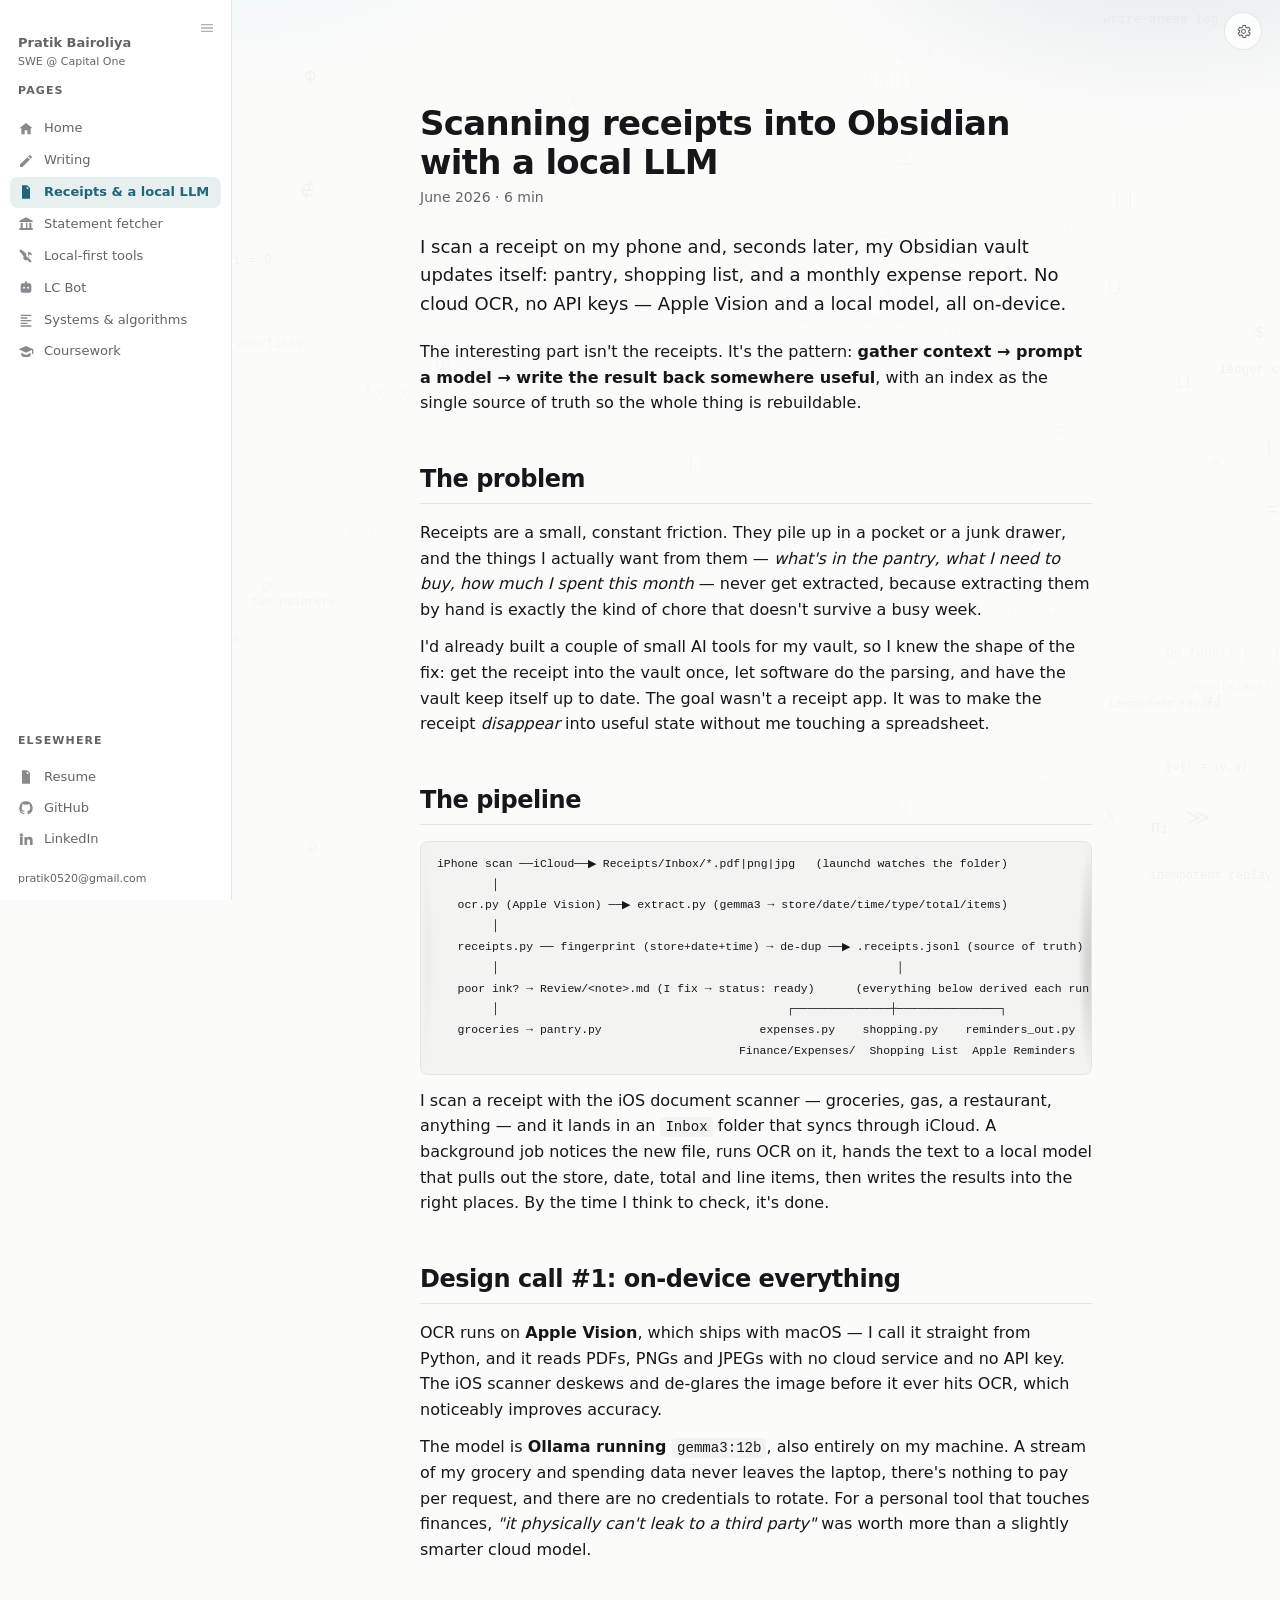
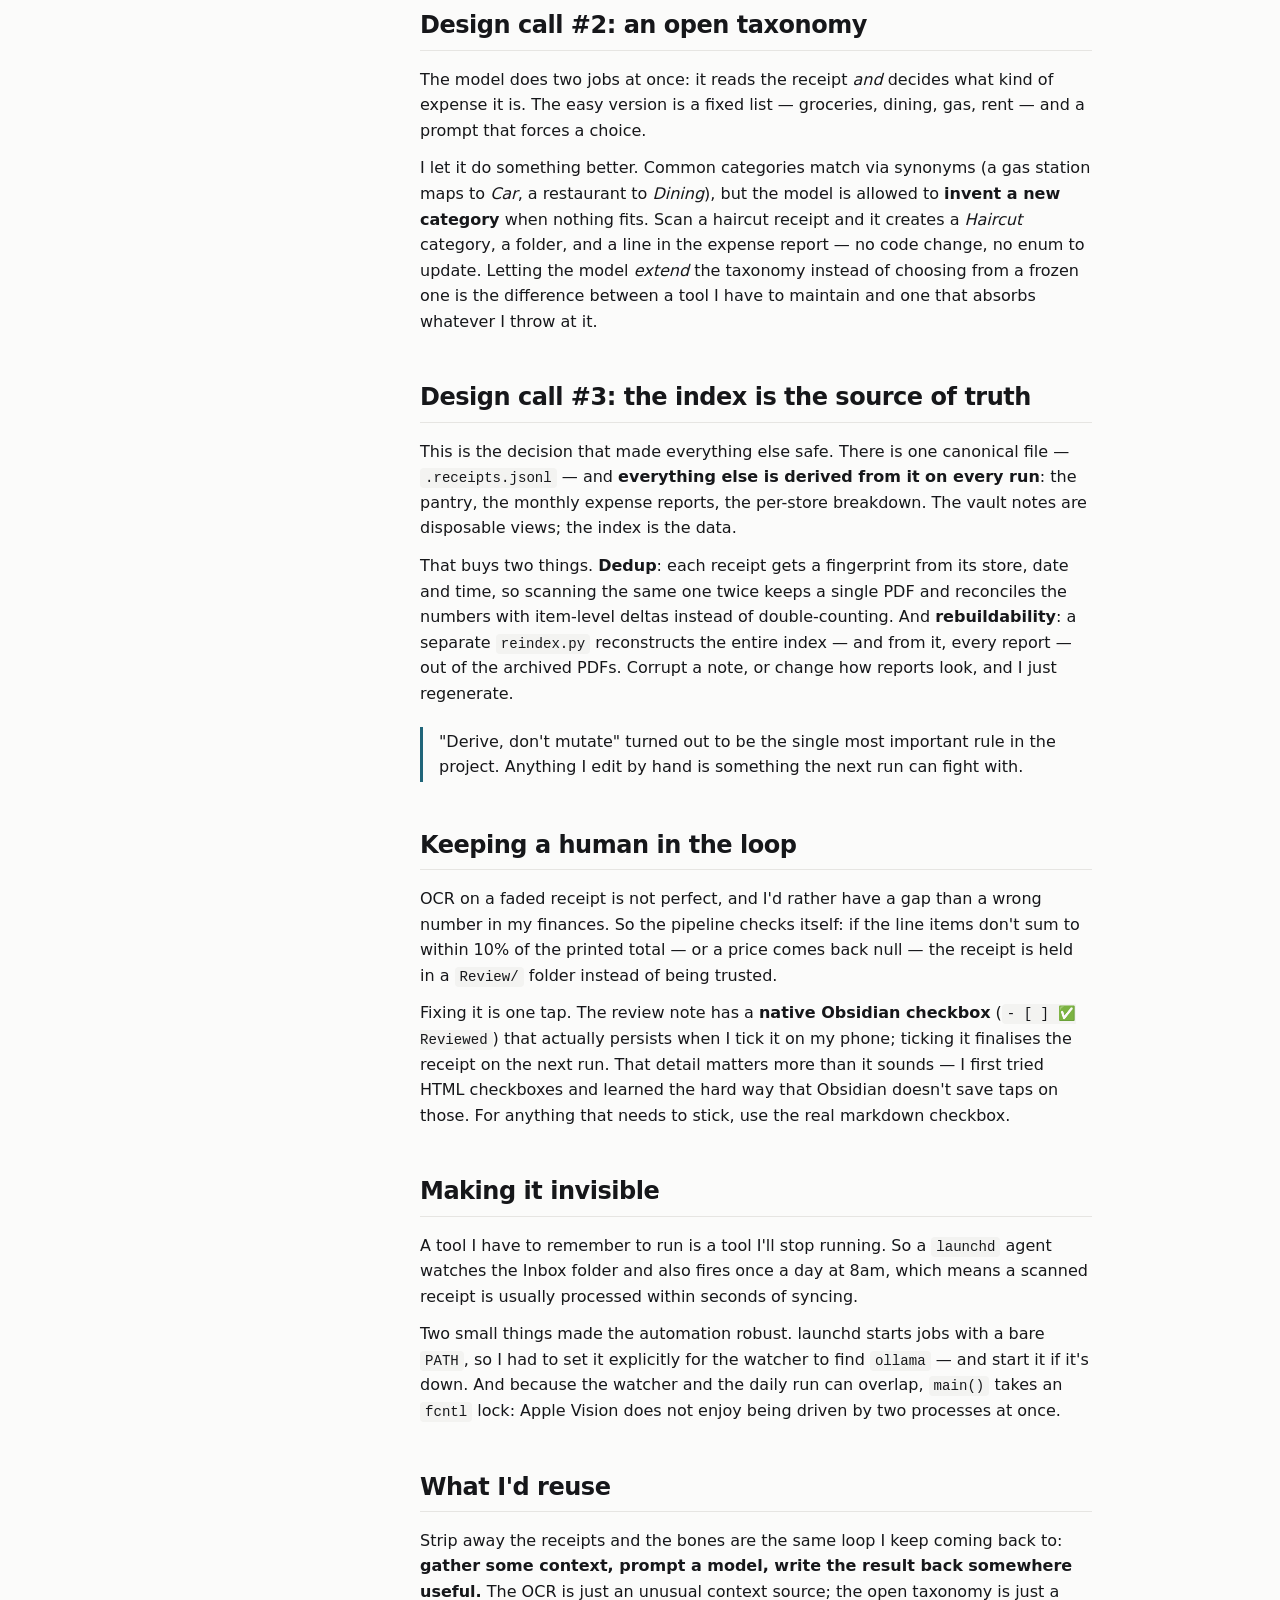
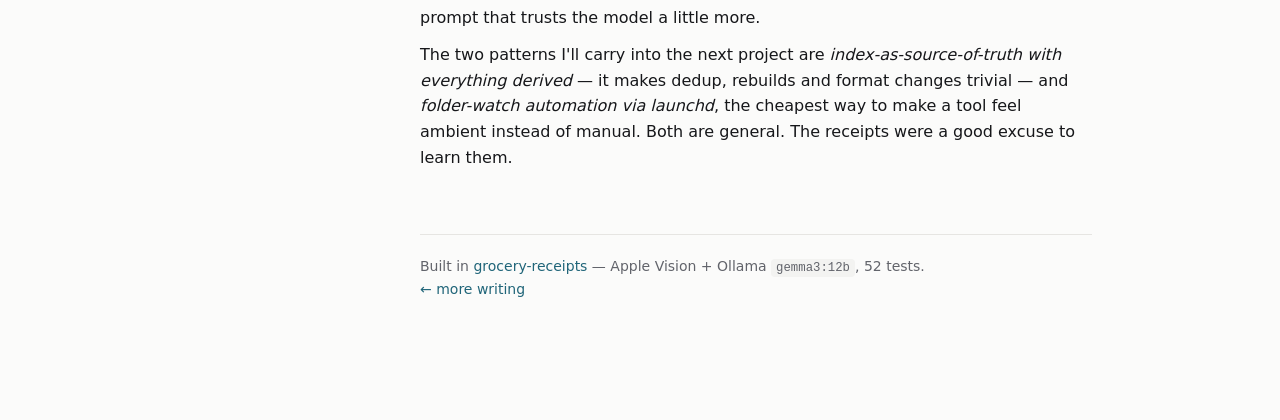
<file: writing/receipts-local-llm.html>
<!doctype html>
<html lang="en">
<head>
<meta charset="utf-8">
<meta name="viewport" content="width=device-width, initial-scale=1">
<title>Scanning receipts into Obsidian with a local LLM — Pratik Bairoliya</title>
<meta name="description" content="A scan on my phone updates my pantry, shopping list and expense report seconds later — Apple Vision plus a local model, nothing leaving the laptop.">

<link rel="canonical" href="https://pbairoliya.github.io/writing/receipts-local-llm.html">
<meta property="og:type" content="article">
<meta property="og:title" content="Scanning receipts into Obsidian with a local LLM">
<meta property="og:description" content="A scan on my phone updates my pantry, shopping list and expense report seconds later — Apple Vision and a local model, nothing leaving the laptop.">
<meta property="og:url" content="https://pbairoliya.github.io/writing/receipts-local-llm.html">
<meta property="og:site_name" content="Pratik Bairoliya">
<meta property="og:image" content="https://pbairoliya.github.io/og.png">
<meta property="og:image:width" content="1200">
<meta property="og:image:height" content="630">
<meta property="og:image:alt" content="Pratik Bairoliya — full-stack software engineer. Every night, a bank has to close its books. I own that job.">
<meta name="twitter:card" content="summary_large_image">
<meta name="theme-color" content="#fbfbfa" media="(prefers-color-scheme: light)">
<meta name="theme-color" content="#16171b" media="(prefers-color-scheme: dark)">
<link rel="icon" href="../favicon.svg" type="image/svg+xml">
<!-- /social -->
<script>try{var t=localStorage.getItem("theme");if(t&&t!=="system")document.documentElement.setAttribute("data-theme",t)}catch(e){}</script>
<link rel="stylesheet" href="../css/base.css?v=76">
<link rel="stylesheet" href="../css/components.css?v=76">
<link rel="stylesheet" href="../css/motion.css?v=76">
<link rel="stylesheet" href="../css/tour.css?v=76">
</head>
<body>
<a class="skip" href="#main">Skip to content</a>
<a class="skip skip-2" href="#side" data-skip>Skip to navigation</a>

<button class="side-toggle" id="side-toggle" type="button"
        aria-label="Open menu" aria-expanded="false" aria-controls="side">
  <svg viewBox="0 0 24 24" aria-hidden="true"><path d="M3 6h18v2H3V6Zm0 5h18v2H3v-2Zm0 5h18v2H3v-2Z"/></svg>
</button>
<div class="side-scrim" aria-hidden="true"></div>

<button class="gear" id="gear" type="button" aria-label="Settings"
        aria-expanded="false" aria-controls="settings" title="Settings">
  <svg viewBox="0 0 24 24" aria-hidden="true"><path d="M12 8.5a3.5 3.5 0 1 0 0 7 3.5 3.5 0 0 0 0-7Zm0 5.5a2 2 0 1 1 0-4 2 2 0 0 1 0 4Z"/><path d="M19.4 13a7.8 7.8 0 0 0 0-2l2-1.5-2-3.4-2.3.9a7.7 7.7 0 0 0-1.8-1L14.9 3.5h-3.8l-.4 2.5a7.7 7.7 0 0 0-1.8 1l-2.3-.9-2 3.4L6.6 11a7.8 7.8 0 0 0 0 2l-2 1.5 2 3.4 2.3-.9c.55.42 1.16.76 1.8 1l.4 2.5h3.8l.4-2.5c.64-.24 1.25-.58 1.8-1l2.3.9 2-3.4-2-1.5Z" fill="none" stroke="currentColor" stroke-width="1.5" stroke-linejoin="round"/></svg>
</button>

<div class="settings" id="settings" role="dialog" aria-label="Settings">
  <p class="set-label">Appearance</p>
  <div class="set-row" role="group" aria-label="Colour theme">
    <button type="button" data-theme-btn="system" aria-pressed="true">Auto</button>
    <button type="button" data-theme-btn="light"  aria-pressed="false">Light</button>
    <button type="button" data-theme-btn="dark"   aria-pressed="false">Dark</button>
  </div>
  <div class="set-sep"></div>
  <button class="set-item" type="button" data-open-palette>Command menu <span>⌘K</span></button>
  <button class="set-item" type="button" data-collapse-side>Hide sidebar <span>[</span></button>
  <a class="set-item" href="../">Back to the start <span>↰</span></a>
  <a class="set-item" href="https://github.com/pbairoliya/pbairoliya.github.io">Site source <span>↗</span></a>
</div>

<div id="palette" aria-hidden="true" role="dialog" aria-label="Command palette">
  <div class="pal-box">
    <input type="text" placeholder="Type to filter — résumé, email, projects, theme…"
           aria-label="Filter commands" autocomplete="off" spellcheck="false">
    <div class="pal-list"></div>
    <div class="pal-foot">
      <span><span class="kbd">↑↓</span> move</span>
      <span><span class="kbd">↵</span> run</span>
      <span><span class="kbd">esc</span> close</span>
    </div>
  </div>
</div>

<nav class="side" id="side" aria-label="Pages" tabindex="-1">
  <button class="side-collapse" id="side-collapse" type="button"
          aria-label="Collapse sidebar" title="Collapse sidebar ( [ )">
    <svg viewBox="0 0 24 24" aria-hidden="true"><path d="M3 6h18v2H3V6Zm0 5h18v2H3v-2Zm0 5h18v2H3v-2Z"/></svg>
  </button>

  <a class="side-head" href="../">
    <span class="side-name">Pratik Bairoliya<span>SWE @ Capital One</span></span>
  </a>

  <p class="side-label">Pages</p>
  <a href="../"><svg viewBox="0 0 24 24" aria-hidden="true"><path d="M12 3 2 11h3v9h5v-6h4v6h5v-9h3L12 3Z"/></svg><span>Home</span></a>
  <a href="../writing/"><svg viewBox="0 0 24 24" aria-hidden="true"><path d="M3 17.3V21h3.7L17.8 9.9l-3.7-3.7L3 17.3ZM20.7 7a1 1 0 0 0 0-1.4l-2.3-2.3a1 1 0 0 0-1.4 0l-1.8 1.8 3.7 3.7L20.7 7Z"/></svg><span>Writing</span></a>
  <a href="../writing/receipts-local-llm.html" class="on"><svg viewBox="0 0 24 24" aria-hidden="true"><path d="M6 2h8l4 4v16H6V2Zm7 1.5V7h3.5L13 3.5ZM8 12h8v1.5H8V12Zm0 3.5h8V17H8v-1.5Z"/></svg><span>Receipts &amp; a local LLM</span></a>
  <a href="../projects/statement-fetcher.html"><svg viewBox="0 0 24 24" aria-hidden="true"><path d="M12 2 2 7v2h20V7L12 2ZM4 10v8H2v3h20v-3h-2v-8h-3v8h-3v-8h-2v8H7v-8H4Z"/></svg><span>Statement fetcher</span></a>
  <a href="../projects/on-device-tools.html"><svg viewBox="0 0 24 24" aria-hidden="true"><path d="M14.7 6.3a4 4 0 0 1 5.4 5.2l-1.6-1.6-1.9.5-.5 1.9 1.6 1.6a4 4 0 0 1-5.2-5.4L4.4 2 2 4.4l6.5 8.1a4 4 0 0 0 5.4 5.4l4.3 4.3 2.4-2.4-4.3-4.3"/></svg><span>Local-first tools</span></a>
  <a href="../projects/lc.html"><svg viewBox="0 0 24 24" aria-hidden="true"><path d="M12 2a1.5 1.5 0 0 1 1.5 1.5V5H17a3 3 0 0 1 3 3v8a3 3 0 0 1-3 3H7a3 3 0 0 1-3-3V8a3 3 0 0 1 3-3h3.5V3.5A1.5 1.5 0 0 1 12 2ZM9 10a1.5 1.5 0 1 0 0 3 1.5 1.5 0 0 0 0-3Zm6 0a1.5 1.5 0 1 0 0 3 1.5 1.5 0 0 0 0-3Zm-6 5.5h6V17H9v-1.5Z"/></svg><span>LC Bot</span></a>
  <a href="../projects/systems-and-algorithms.html"><svg viewBox="0 0 24 24" aria-hidden="true"><path d="M4 4h16v2H4V4Zm0 4h10v2H4V8Zm0 4h16v2H4v-2Zm0 4h10v2H4v-2Zm0 4h16v2H4v-2Z"/></svg><span>Systems &amp; algorithms</span></a>
  <a href="../projects/coursework.html"><svg viewBox="0 0 24 24" aria-hidden="true"><path d="M12 3 1 8l11 5 9-4.1V15h2V8L12 3ZM5 13.2V17c0 1.7 3.1 3 7 3s7-1.3 7-3v-3.8l-7 3.2-7-3.2Z"/></svg><span>Coursework</span></a>

  <div class="side-end">
    <p class="side-label">Elsewhere</p>
    <a href="../Pratik-Bairoliya-Resume.pdf"><svg viewBox="0 0 24 24" aria-hidden="true"><path d="M6 2h8l4 4v16H6V2Zm7 1.5V7h3.5L13 3.5ZM8 12h8v1.5H8V12Zm0 3.5h8V17H8v-1.5Z"/></svg><span>Resume</span></a>
    <a href="https://github.com/pbairoliya"><svg viewBox="0 0 24 24" aria-hidden="true"><path d="M12 2a10 10 0 0 0-3.16 19.49c.5.09.68-.22.68-.48v-1.7c-2.78.6-3.37-1.34-3.37-1.34-.45-1.16-1.11-1.47-1.11-1.47-.91-.62.07-.61.07-.61 1 .07 1.53 1.03 1.53 1.03.89 1.53 2.34 1.09 2.91.83.09-.65.35-1.09.63-1.34-2.22-.25-4.56-1.11-4.56-4.94 0-1.09.39-1.98 1.03-2.68-.1-.25-.45-1.27.1-2.64 0 0 .84-.27 2.75 1.02a9.5 9.5 0 0 1 5 0c1.91-1.29 2.75-1.02 2.75-1.02.55 1.37.2 2.39.1 2.64.64.7 1.03 1.59 1.03 2.68 0 3.84-2.34 4.68-4.57 4.93.36.31.68.92.68 1.85v2.74c0 .27.18.58.69.48A10 10 0 0 0 12 2Z"/></svg><span>GitHub</span></a>
    <a href="https://linkedin.com/in/pbairol"><svg viewBox="0 0 24 24" aria-hidden="true"><path d="M4.98 3.5a2.5 2.5 0 1 1 0 5 2.5 2.5 0 0 1 0-5ZM3 9h4v12H3V9Zm6.5 0h3.8v1.64h.05c.53-.95 1.83-1.95 3.77-1.95 4.03 0 4.78 2.5 4.78 5.76V21h-4v-5.66c0-1.35-.03-3.09-1.96-3.09-1.96 0-2.26 1.47-2.26 2.99V21h-4V9Z"/></svg><span>LinkedIn</span></a>
  </div>

  <div class="side-foot">
    <a href="mailto:pratik0520@gmail.com">pratik0520@gmail.com</a>
  </div>
</nav>

<main class="wrap post" id="main" tabindex="-1">
  <h1>Scanning receipts into Obsidian with a local LLM</h1>
  <p class="meta byline">June 2026 · 6 min</p>

  <p class="lede">
    I scan a receipt on my phone and, seconds later, my Obsidian vault updates itself: pantry,
    shopping list, and a monthly expense report. No cloud OCR, no API keys — Apple Vision and a
    local model, all on-device.
  </p>
  <p>
    The interesting part isn't the receipts. It's the pattern: <strong>gather context → prompt a
    model → write the result back somewhere useful</strong>, with an index as the single source
    of truth so the whole thing is rebuildable.
  </p>

  <h2 id="the-problem">The problem</h2>
  <p>
    Receipts are a small, constant friction. They pile up in a pocket or a junk drawer, and the
    things I actually want from them — <em>what's in the pantry, what I need to buy, how much I
    spent this month</em> — never get extracted, because extracting them by hand is exactly the
    kind of chore that doesn't survive a busy week.
  </p>
  <p>
    I'd already built a couple of small AI tools for my vault, so I knew the shape of the fix:
    get the receipt into the vault once, let software do the parsing, and have the vault keep
    itself up to date. The goal wasn't a receipt app. It was to make the receipt <em>disappear</em>
    into useful state without me touching a spreadsheet.
  </p>

  <h2 id="the-pipeline">The pipeline</h2>
<pre><code>iPhone scan ──iCloud──▶ Receipts/Inbox/*.pdf|png|jpg   (launchd watches the folder)
        │
   ocr.py (Apple Vision) ──▶ extract.py (gemma3 → store/date/time/type/total/items)
        │
   receipts.py ── fingerprint (store+date+time) → de-dup ──▶ .receipts.jsonl (source of truth)
        │                                                          │
   poor ink? → Review/&lt;note&gt;.md (I fix → status: ready)      (everything below derived each run)
        │                                          ┌──────────────┼───────────────┐
   groceries → pantry.py                       expenses.py    shopping.py    reminders_out.py
                                            Finance/Expenses/  Shopping List  Apple Reminders</code></pre>
  <p>
    I scan a receipt with the iOS document scanner — groceries, gas, a restaurant, anything — and
    it lands in an <code>Inbox</code> folder that syncs through iCloud. A background job notices
    the new file, runs OCR on it, hands the text to a local model that pulls out the store, date,
    total and line items, then writes the results into the right places. By the time I think to
    check, it's done.
  </p>

  <h2 id="design-call-1-on-device-everything">Design call #1: on-device everything</h2>
  <p>
    OCR runs on <strong>Apple Vision</strong>, which ships with macOS — I call it straight from
    Python, and it reads PDFs, PNGs and JPEGs with no cloud service and no API key. The iOS
    scanner deskews and de-glares the image before it ever hits OCR, which noticeably improves
    accuracy.
  </p>
  <p>
    The model is <strong>Ollama running <code>gemma3:12b</code></strong>, also entirely on my
    machine. A stream of my grocery and spending data never leaves the laptop, there's nothing to
    pay per request, and there are no credentials to rotate. For a personal tool that touches
    finances, <em>"it physically can't leak to a third party"</em> was worth more than a slightly
    smarter cloud model.
  </p>

  <h2 id="design-call-2-an-open-taxonomy">Design call #2: an open taxonomy</h2>
  <p>
    The model does two jobs at once: it reads the receipt <em>and</em> decides what kind of
    expense it is. The easy version is a fixed list — groceries, dining, gas, rent — and a prompt
    that forces a choice.
  </p>
  <p>
    I let it do something better. Common categories match via synonyms (a gas station maps to
    <em>Car</em>, a restaurant to <em>Dining</em>), but the model is allowed to <strong>invent a
    new category</strong> when nothing fits. Scan a haircut receipt and it creates a
    <em>Haircut</em> category, a folder, and a line in the expense report — no code change, no
    enum to update. Letting the model <em>extend</em> the taxonomy instead of choosing from a
    frozen one is the difference between a tool I have to maintain and one that absorbs whatever
    I throw at it.
  </p>

  <h2 id="design-call-3-the-index-is-the-source-of">Design call #3: the index is the source of truth</h2>
  <p>
    This is the decision that made everything else safe. There is one canonical file —
    <code>.receipts.jsonl</code> — and <strong>everything else is derived from it on every
    run</strong>: the pantry, the monthly expense reports, the per-store breakdown. The vault
    notes are disposable views; the index is the data.
  </p>
  <p>
    That buys two things. <strong>Dedup</strong>: each receipt gets a fingerprint from its store,
    date and time, so scanning the same one twice keeps a single PDF and reconciles the numbers
    with item-level deltas instead of double-counting. And <strong>rebuildability</strong>: a
    separate <code>reindex.py</code> reconstructs the entire index — and from it, every report —
    out of the archived PDFs. Corrupt a note, or change how reports look, and I just regenerate.
  </p>
  <p class="callout">
    "Derive, don't mutate" turned out to be the single most important rule in the project.
    Anything I edit by hand is something the next run can fight with.
  </p>

  <h2 id="keeping-a-human-in-the-loop">Keeping a human in the loop</h2>
  <p>
    OCR on a faded receipt is not perfect, and I'd rather have a gap than a wrong number in my
    finances. So the pipeline checks itself: if the line items don't sum to within 10% of the
    printed total — or a price comes back null — the receipt is held in a <code>Review/</code>
    folder instead of being trusted.
  </p>
  <p>
    Fixing it is one tap. The review note has a <strong>native Obsidian checkbox</strong>
    (<code>- [ ] ✅ Reviewed</code>) that actually persists when I tick it on my phone; ticking it
    finalises the receipt on the next run. That detail matters more than it sounds — I first
    tried HTML checkboxes and learned the hard way that Obsidian doesn't save taps on those. For
    anything that needs to stick, use the real markdown checkbox.
  </p>

  <h2 id="making-it-invisible">Making it invisible</h2>
  <p>
    A tool I have to remember to run is a tool I'll stop running. So a <code>launchd</code> agent
    watches the Inbox folder and also fires once a day at 8am, which means a scanned receipt is
    usually processed within seconds of syncing.
  </p>
  <p>
    Two small things made the automation robust. launchd starts jobs with a bare <code>PATH</code>,
    so I had to set it explicitly for the watcher to find <code>ollama</code> — and start it if
    it's down. And because the watcher and the daily run can overlap, <code>main()</code> takes an
    <code>fcntl</code> lock: Apple Vision does not enjoy being driven by two processes at once.
  </p>

  <h2 id="what-i-d-reuse">What I'd reuse</h2>
  <p>
    Strip away the receipts and the bones are the same loop I keep coming back to: <strong>gather
    some context, prompt a model, write the result back somewhere useful.</strong> The OCR is just
    an unusual context source; the open taxonomy is just a prompt that trusts the model a little
    more.
  </p>
  <p>
    The two patterns I'll carry into the next project are <em>index-as-source-of-truth with
    everything derived</em> — it makes dedup, rebuilds and format changes trivial — and
    <em>folder-watch automation via launchd</em>, the cheapest way to make a tool feel ambient
    instead of manual. Both are general. The receipts were a good excuse to learn them.
  </p>

  <footer>
    Built in <a href="https://github.com/pbairoliya/grocery-receipts">grocery-receipts</a> —
    Apple Vision + Ollama <code>gemma3:12b</code>, 52 tests.
    <br><a href="./">← more writing</a>
  </footer>
</main>
<script src="../js/theme.js?v=76" defer></script>
<script src="../js/field.js?v=76" defer></script>
<script src="../js/palette.js?v=76" defer></script>
<script src="../js/spotlight.js?v=76" defer></script>
<script src="../js/sidebar.js?v=76" defer></script>
<script src="../js/reveal.js?v=76" defer></script>
<script src="../js/blocks.js?v=76" defer></script>
<script src="../js/a11y.js?v=76" defer></script>
<script src="../js/settings.js?v=76" defer></script>
</body>
</html>
</file>
<file: css/base.css>
/* base — tokens, reset, typography, layout skeleton.
   Colour tokens are seeded here and then driven live by js/field.js, which
   walks a palette and rewrites --accent, --accent-2, --hit and --wash. */
:root {
  --bg:#fbfbfa; --panel:#fff; --ink:#16171a; --muted:#62646b;
  --line:#e6e5e2; --code-bg:#f3f3f1;
  --accent:#1f5fd6; --accent-2:#6d4bd8; --hit:#8b5cf6; --wash:#1f5fd6;
  --hit2:#b45309; --muted-strong:#5b6270;
  --on-accent:#fbfbfa;
  --mono: ui-monospace, SFMono-Regular, "SF Mono", Menlo, monospace;
  --sans: -apple-system, BlinkMacSystemFont, "Segoe UI", Inter, system-ui, sans-serif;

  /* ---- type scale ----
     The stylesheet had 26 distinct font sizes, 12 line-heights and 8 trackings.
     Several were the same visual tier written three ways — .89rem, .9rem and
     14px all meaning "muted caption". Seven steps, one unit. */
  --fs-2xs: .6875rem;   /* 11 — uppercase micro-labels */
  --fs-xs:  .75rem;     /* 12 — keyboard hints, badges  */
  --fs-sm:  .8125rem;   /* 13 — controls, nav, buttons  */
  --fs-md:  .875rem;    /* 14 — secondary text, captions */
  --fs-base: 1rem;      /* 16 — body                     */
  --fs-lg:  1.125rem;   /* 18 — lede                     */
  --fs-xl:  1.25rem;    /* 20 — a long page's lede        */
  --fs-2xl: 1.5rem;     /* 24 — section headings         */

  --lh-tight: 1.15;     /* display */
  --lh-snug:  1.3;      /* headings and UI rows */
  --lh-body:  1.6;      /* all prose */

  --ls-tight: -.02em;   /* large display type */
  --ls-caps:   .1em;    /* every uppercase label */

  /* ---- radii ---- four "card" radii collapse to one */
  --r-xs: 4px;          /* code, kbd, the job rail */
  --r-sm: 8px;          /* nav rows, small buttons */
  --r-md: 12px;         /* every card-like surface */
  --r-lg: 16px;         /* floating surfaces */
  --r-pill: 999px;

  /* ---- spacing ---- a 4px scale; 7/9/11/14/17/26/42/52 all rounded into it */
  --s1: 4px;  --s2: 8px;  --s3: 12px; --s4: 16px;
  --s5: 20px; --s6: 24px; --s7: 32px; --s8: 48px; --s9: 64px;

  /* ---- depth ---- three scrim opacities and four shadow alphas become two */
  --scrim: rgba(8, 9, 12, .55);
  --shadow-float: 0 6px 20px -10px rgba(0, 0, 0, .4);
  --shadow-pop: 0 18px 46px -18px rgba(0, 0, 0, .5);

  /* ---- brand logos ----
     Every logo in the stack is an SVG drawn by its owner for a white page, so
     the two themes need opposite help. Dark lifts them off the panel. Light
     has the harder problem: Hive is #FDEE21 and JavaScript is #F7DF1E, which
     are all but invisible on #fff — a hairline dark contour gives those an
     edge without touching the brand colour, and is imperceptible on a logo
     that was already dark. */
  --logo-fx: drop-shadow(0 0 .6px rgba(17, 20, 24, .5))
               drop-shadow(0 0 .6px rgba(17, 20, 24, .28));
}
@media (prefers-color-scheme: dark) {
  :root:not([data-theme="light"]) {
    --bg:#0e0f12; --panel:#16171b; --ink:#e9e9ea; --muted:#9a9ca3;
    --line:#2f323a; --code-bg:#1d1f23;
    --accent:#7fb2ff; --accent-2:#b18cff; --hit:#a97bff; --on-accent:#0e0f12;
    --hit2:#f0b429; --muted-strong:#9aa3ad;
    --logo-fx: brightness(1.7) saturate(.85);
  }
}
:root[data-theme="dark"] {
  --bg:#0e0f12; --panel:#16171b; --ink:#e9e9ea; --muted:#9a9ca3;
  --line:#2f323a; --code-bg:#1d1f23;
  --accent:#7fb2ff; --accent-2:#b18cff; --hit:#a97bff; --on-accent:#0e0f12;
  --hit2:#f0b429; --muted-strong:#9aa3ad;
  --logo-fx: brightness(1.7) saturate(.85);
}
:root[data-theme="light"] {
  --bg:#fbfbfa; --panel:#fff; --ink:#16171a; --muted:#62646b;
  --line:#e6e5e2; --code-bg:#f3f3f1;
  --logo-fx: drop-shadow(0 0 .6px rgba(17, 20, 24, .5))
               drop-shadow(0 0 .6px rgba(17, 20, 24, .28));
}

* { box-sizing: border-box; }
body {
  margin: 0; background: var(--bg); color: var(--ink);
  font: var(--fs-base)/var(--lh-body) var(--sans); -webkit-font-smoothing: antialiased;
}
/* an ambient wash behind everything, drifting with the palette */
body::before {
  content: ""; position: fixed; inset: -20vh -10vw auto; height: 70vh; z-index: -2;
  pointer-events: none; opacity: .62;
  background: radial-gradient(48vw 42vh at 20% 0%,
                color-mix(in srgb, var(--wash) 24%, transparent), transparent 70%),
              radial-gradient(44vw 38vh at 84% 10%,
                color-mix(in srgb, var(--accent-2) 20%, transparent), transparent 72%);
  transition: background .9s linear;
}

.wrap { max-width: 720px; margin-inline: auto; position: relative; z-index: 1;
         padding-block: clamp(72px, 12vw, 104px) clamp(88px, 16vw, 120px);
         padding-inline: clamp(16px, 5vw, 24px); }
a { color: var(--accent); text-decoration: none; transition: color .8s linear; }
a:hover { text-decoration: underline; }

h1 { font-size: clamp(1.9rem, 5vw, 2.125rem); line-height: var(--lh-tight); letter-spacing: var(--ls-tight); margin: 0 0 var(--s1); }
h2 { font-size: var(--fs-2xl); line-height: var(--lh-snug); letter-spacing: var(--ls-tight); margin: var(--s9) 0 var(--s4);
     padding-bottom: var(--s2); border-bottom: 1px solid var(--line); }
h3 { font-size: var(--fs-base); font-weight: 700; line-height: var(--lh-snug);
     margin: var(--s7) 0 var(--s2); }
p  { margin: 0 0 var(--s3); }
ul { padding-left: var(--s5); margin: 0 0 var(--s3); }
li { margin-bottom: var(--s1); }

.lede { color: var(--ink); font-size: var(--fs-lg);
        line-height: var(--lh-body); margin-bottom: var(--s5); max-width: 34em; }
.meta { color: var(--muted); font-size: var(--fs-md); }
/* The line a recruiter filters on, before any prose: where he is, what he
   works in, how to reach him. */
.standfirst { margin: 0 0 var(--s4); color: var(--muted); font-size: var(--fs-md); }
.tagline { font: 600 var(--fs-xs)/1 var(--sans); letter-spacing: var(--ls-caps); text-transform: uppercase;
           color: var(--accent); margin: 0 0 var(--s3); transition: color .8s linear; }

code { font: .88em var(--mono); background: var(--code-bg); padding: 2px 5px; border-radius: var(--r-xs); }
pre  { background: var(--code-bg); border: 1px solid var(--line); border-radius: var(--r-sm);
       padding: var(--s3) var(--s4); overflow-x: auto; font: var(--fs-sm)/var(--lh-body) var(--mono);
       overscroll-behavior-x: contain; }
pre code { background: none; padding: 0; }

/* A scrollable block has to say so. The pipeline diagram in the receipts
   write-up is 96 columns wide and loses half of itself on a phone, where the
   scrollbar is hidden until you already know to swipe. Two layers scroll WITH
   the content and two stay put, so a shadow appears on whichever edge still
   has something behind it and vanishes at the end of the run. */
pre, .rule {
  background-image:
    linear-gradient(90deg,  var(--code-bg), transparent),
    linear-gradient(270deg, var(--code-bg), transparent),
    radial-gradient(farthest-side at 0    50%, color-mix(in srgb, var(--ink) 20%, transparent), transparent),
    radial-gradient(farthest-side at 100% 50%, color-mix(in srgb, var(--ink) 20%, transparent), transparent);
  background-position: 0 0, 100% 0, 0 0, 100% 0;
  background-repeat: no-repeat;
  background-size: 26px 100%, 26px 100%, 13px 100%, 13px 100%;
  background-attachment: local, local, scroll, scroll;
}

#field { position: fixed; inset: 0; z-index: -1; display: block; pointer-events: none; }

footer { margin-top: var(--s9); padding-top: var(--s5); border-top: 1px solid var(--line);
         color: var(--muted); font-size: var(--fs-md); }
.callout { border-left: 3px solid var(--accent); padding: 2px 0 2px var(--s4); margin: var(--s5) 0;
           font: 400 var(--fs-base)/var(--lh-body) var(--sans); color: var(--ink); }
.sr-only { position: absolute; width: 1px; height: 1px; margin: -1px; padding: 0;
           overflow: hidden; clip-path: inset(50%); white-space: nowrap; border: 0; }
.row { display: flex; justify-content: space-between; align-items: baseline; gap: 12px; }
.row .meta { white-space: nowrap; }
/* A nowrap meta will not shrink, so on a phone it squeezed the card title into
   a three-word column and then hung its own tail off the right edge anyway —
   "4 banks · 110 offline tes". Below 560 the two halves stack: the title, then
   what it is. */
@media (max-width: 560px) {
  .row { flex-wrap: wrap; gap: var(--s1) var(--s3); }
  .row .meta { flex: 1 0 100%; white-space: normal; }
}

/* A designed focus state, everywhere. The rail clips outlines (overflow-y:auto),
   so links inside it get an inset ring instead. */
:where(a, button, [tabindex]):focus-visible {
  outline: 2px solid var(--accent); outline-offset: 2px;
}

/* Cap prose at ~72 characters; the stack grid and cards keep the full width. */
.boot p, .job li, .job p, .card p, section > p { max-width: 66ch; }
</file>
<file: css/components.css>
/* components — every discrete piece of UI on the page. */

/* ---- sidebar navigation ----
   A left rail of pages. Three things it got wrong before, all fixed here:
   it was translucent over a moving canvas so the glyph field crawled behind the
   text; it used full-colour emoji, which render at a different size and
   baseline on every platform and fight a monochrome interface; and collapsing
   animated `body { padding-left }`, which is a layout property and therefore
   never smooth. Solid panel, one monochrome icon set, transform-only motion. */
.side {
  position: fixed; inset-block: 0; left: 0; z-index: 8; width: 232px;
  display: flex; flex-direction: column; gap: 1px;
  padding: clamp(18px, 4vh, 28px) 10px 14px;
  background: var(--panel);
  border-right: 1px solid var(--line);
  overflow-y: auto; overscroll-behavior: contain;
}

.side-head { display: flex; align-items: center; padding: 2px 8px 18px; }
a.side-head { color: inherit; border-radius: var(--r-sm); padding: 8px 8px 10px; margin-bottom: 8px; }
a.side-head:hover { background: var(--code-bg); text-decoration: none; }
.side-name { font: 600 var(--fs-sm)/var(--lh-snug) var(--sans); min-width: 0; }
.side-name span { display: block; margin-top: 3px;
                  font: var(--fs-2xs)/var(--lh-snug) var(--sans); color: var(--muted); font-weight: 400;
                  overflow: hidden; text-overflow: ellipsis; white-space: nowrap; }

.side-label { padding: var(--s4) var(--s2) var(--s1); font: 600 var(--fs-2xs)/1 var(--sans);
              text-transform: uppercase; letter-spacing: var(--ls-caps); color: var(--muted); }
.side-label:first-of-type { padding-top: 0; }

.side a {
  display: flex; align-items: center; gap: 10px;
  padding: 7px 8px; border-radius: var(--r-sm);
  font: var(--fs-sm)/var(--lh-snug) var(--sans); color: var(--muted);
  transition: background-color .13s, color .13s;
}
.side a svg { width: 16px; height: 16px; flex: 0 0 16px; fill: currentColor; opacity: .75; }
.side a span { min-width: 0; overflow: hidden; text-overflow: ellipsis; white-space: nowrap; }
.side a:hover { background: var(--code-bg); color: var(--ink); text-decoration: none; }
.side a:hover svg { opacity: 1; }
.side a.on { color: var(--accent); font-weight: 600;
             background: color-mix(in srgb, var(--accent) 10%, transparent); }
.side a.on svg { opacity: 1; }

/* "Elsewhere" is reference, not navigation: it sinks to the bottom of the rail so
   the page's own links stay at the top where the eye lands first. */
.side-end { margin-top: auto; padding-top: var(--s3); }
.side-end .side-label { padding-top: 0; }
.side-foot { padding: var(--s4) var(--s2) 0; }
.side-foot a { padding: 0; font: var(--fs-2xs)/var(--lh-snug) var(--sans); color: var(--muted); display: block;
               overflow: hidden; text-overflow: ellipsis; }
.side-foot a:hover { color: var(--accent); background: none; }

/* The collapse control sits in the rail, not in the header — the header is a
   link on sub-pages, and a button inside an anchor is invalid markup. */
.side-collapse {
  position: absolute; top: 14px; right: 10px; width: 28px; height: 28px;
  display: grid; place-items: center; border-radius: var(--r-sm); cursor: pointer;
  line-height: 0; background: none; border: 0; color: var(--muted); opacity: .5;
  transition: opacity .14s, color .14s, background-color .14s;
}
.side:hover .side-collapse, .side-collapse:focus-visible { opacity: 1; }
.side-collapse:hover { background: var(--code-bg); color: var(--accent); }
.side-collapse svg { width: 16px; height: 16px; fill: currentColor; }

/* The menu button mirrors the settings gear on the other side. It appears
   whenever the rail is not on screen. Below the scrim (7), and hidden outright
   once the sheet is open. */
/* On a phone these float over the page, and at 390px the menu button was
   landing directly on a line of text. Give them a ground of their own. */
.side-toggle, .gear { backdrop-filter: blur(10px) saturate(1.4); }
.side-toggle { position: fixed; z-index: 6; display: none; place-items: center;
               line-height: 0;
               top: max(12px, env(safe-area-inset-top)); left: clamp(12px, 3vw, 18px);
               width: 38px; height: 38px; border-radius: var(--r-pill); cursor: pointer;
               background: var(--panel);
               border: 1px solid var(--line); color: var(--muted);
               box-shadow: 0 6px 20px -10px rgba(0,0,0,.4); }
.side-toggle:hover { color: var(--accent); border-color: var(--accent); }
.side-toggle svg { width: 16px; height: 16px; fill: currentColor; }
.side-scrim { position: fixed; inset: 0; z-index: 7; background: rgba(8,9,12,.45);
              opacity: 0; pointer-events: none; transition: opacity .28s ease; }
body.side-open .side-scrim { opacity: 1; pointer-events: auto; }

/* ---- actions ---- */
.actions { display: flex; flex-wrap: wrap; gap: 9px; margin: 18px 0 4px; }
.btn { display: inline-flex; align-items: center; gap: 7px;
       background: var(--panel); border: 1px solid var(--line); border-radius: var(--r-pill);
       padding: 9px 16px; font: var(--fs-sm)/1 var(--sans); color: var(--ink); cursor: pointer; }
.btn:hover { text-decoration: none; }
.btn .k { font: var(--fs-2xs) var(--mono); color: var(--muted); }
/* A phone has no command key. Pointing a touch visitor at a keyboard shortcut
   is the fastest way to make a page feel written for somebody else — tour.js
   already branches on this; the button had not. "PDF" on the resume button is
   a file type, not a shortcut, so it stays. */
@media (hover: none), (max-width: 620px) { .btn.palette-btn .k { display: none; } }
.btn.primary { border-color: var(--accent); color: var(--accent); }
.btn.palette-btn { border-color: var(--accent); color: var(--accent); }
.btn.palette-btn .k { border: 1px solid currentColor; border-radius: var(--r-pill);
                      padding: 2px 6px; opacity: .85; }

/* ---- work rows ---- */
.job { --job-pad: 12px;
       /* Where the header row's first line sits, measured rather than guessed:
          the entry's own padding, the toggle's, then half a line. Anything that
          has to line up with the title derives from this — the dot and the grip
          each carried their own constant and both drifted the moment the
          toggle gained padding. */
       --head-mid: calc(var(--job-pad) + var(--s2)
                        + (var(--fs-md) * var(--lh-snug)) / 2
                        - .037em);   /* optical, same reason as the bullets */
       padding: var(--job-pad) clamp(12px, 4vw, 18px);
       margin-inline: clamp(-18px, -4vw, -12px);
       border: 1px solid transparent; border-radius: var(--r-md); }
.job + .job { margin-top: 2px; }
/* One rule between entries, not one above and one below each. */
.job:not(:last-of-type)::before {
  content: ""; position: absolute; inset-inline: clamp(12px, 4vw, 18px); bottom: 0; height: 1px;
  background: color-mix(in srgb, var(--line) 60%, transparent); transition: opacity .25s;
}
.job.lit::before, .job.lit + .job::before { opacity: 0; }
.job-head { margin: 0; }
/* Education keeps the same head, minus the disclosure: it is four lines long. */
div.job-head { display: flex; flex-wrap: wrap; justify-content: space-between;
               align-items: baseline; gap: 4px var(--s3); }
div.job-head h3 { margin: 0; font: 600 var(--fs-lg)/var(--lh-snug) var(--sans);
                  letter-spacing: var(--ls-tight); }
div.job-head .meta { white-space: nowrap; }
.job ul { margin-bottom: 0; }

/* A role opens when you want to read it. The markup ships open, so a blocked
   script leaves a plain readable page; blocks.js closes them on load. */
/* Grid, not wrap: a narrow viewport should wrap the job title, never drop the
   chevron onto a line of its own. */
.job-toggle { display: grid; grid-template-columns: minmax(0, 1fr) auto auto;
              align-items: baseline; gap: 2px var(--s3);
              width: 100%; padding: 0; background: none; border: 0; cursor: pointer;
              color: inherit; font: inherit; text-align: left; }
.job-name { font: 700 var(--fs-md)/var(--lh-snug) var(--sans); letter-spacing: var(--ls-tight); }
.job-name i { font-style: normal; font-weight: 400; font-size: var(--fs-2xs);
              color: var(--muted); white-space: nowrap; }
.job-name i::before { content: " · "; }
@media (max-width: 620px) {
  .job-toggle { grid-template-columns: minmax(0, 1fr) auto; }
  .job-name { grid-column: 1 / -1; }
}
.job-toggle .meta { white-space: nowrap; }
.job-toggle .chev { width: 18px; height: 18px; align-self: center;
                    fill: none; stroke: var(--muted); stroke-width: 2;
                    stroke-linecap: round; stroke-linejoin: round; opacity: .42;
                    transition: transform .34s cubic-bezier(.34,1.3,.64,1),
                                opacity .2s, stroke .2s; }
/* The resting chevron used to be opacity 0, so seven of the eight entries
   advertised nothing at all until the pointer was already on them. Seven rows
   of bare job titles is exactly the page a recruiter closes. Faint at rest,
   full on approach: the row says it opens without shouting it eight times. */
.job:hover .chev, .job-toggle:focus-visible .chev, .job:not(.shut) .chev { opacity: 1; }
/* A touch device has no approach, so there is no faint state to resolve. The
   width clause is not redundant: a headless browser reports hover: hover under
   device emulation, so a rule gated only on the media feature is untestable —
   this project has shipped that mistake once already. */
@media (hover: none), (max-width: 620px) { .job-toggle .chev { opacity: 1; } }
.job-toggle:hover .job-name, .job-toggle:hover .chev { color: var(--accent); stroke: var(--accent); }
.job-toggle:focus-visible { outline: 2px solid var(--accent); outline-offset: 4px;
                            border-radius: var(--r-xs); }
.job.shut .chev { transform: rotate(-90deg); }
.job:not(.shut) .chev { stroke: var(--accent); }
/* 0fr -> 1fr animates to the content's real height without measuring it. */
.job-body { display: grid; grid-template-rows: 1fr;
            transition: grid-template-rows .34s cubic-bezier(.2,.8,.3,1); }
.job-body > div { overflow: hidden; }
/* Zero height with overflow:hidden still leaves the bullets in the
   accessibility tree and findable by ctrl-F. visibility does remove them, and
   delaying it by the duration keeps the collapse animating. */
.job.shut .job-body { grid-template-rows: 0fr; visibility: hidden;
                      transition: grid-template-rows .34s cubic-bezier(.2,.8,.3,1),
                                  visibility 0s .34s; }

/* The bullets arrive one after another rather than all at once. */
/* Notion does not stagger anything. A toggle opens, the content is there, and
   the only thing that moved was the height. The bullets had a two-part spring
   entrance with a 55ms cascade — that was the weird animation. They are now
   simply present, and the disclosure's own height change does all the work.
   The marker is a small disc in the entry's colour: a bullet, not a gesture. */
.job-body > div > ul { list-style: none; padding-left: 0; margin-top: var(--s2); }
.job-body > div > ul > li { position: relative; padding-left: 18px;
                            line-height: var(--lh-body); }
/* Centred on the first line by arithmetic rather than by a guessed em: half of
   (line box − dot). `top: .58em` sat a pixel low at 16/1.6 and drifted with
   any size change. --bullet is declared once so both halves agree. */
.job-body > div > ul > li::before {
  --bullet: 5px;
  content: ""; position: absolute; left: 4px;
  /* minus .05em: a line BOX is taller than the text in it, so centring on
     the box sits the dot ~0.8px under the text's optical middle at 16/1.6 */
  top: calc((1em * var(--lh-body) - var(--bullet)) / 2 - .05em);
  width: var(--bullet); height: var(--bullet); border-radius: var(--r-pill);
  background: var(--pin, var(--accent)); opacity: .9;
}


/* ---- cards ---- */
.card { display: block; background: var(--panel); border: 1px solid var(--line);
        border-radius: var(--r-md); padding: 18px 20px; margin-bottom: 14px; color: inherit; }
.card:hover { text-decoration: none; }
.card h3 { margin: 0 0 var(--s1); }
.card .row { margin-bottom: var(--s1); }
.card .row h3 { margin: 0; }
.card p  { margin: 0 0 10px; color: var(--muted); font-size: var(--fs-base); }

/* ---- stack ---- */
.stack-group { margin-bottom: 20px; }
.stack-label { font: 600 var(--fs-2xs)/1 var(--sans); letter-spacing: var(--ls-caps); text-transform: uppercase;
               color: var(--muted); margin-bottom: 10px; }
/* auto-fit, not auto-fill: the tracks share the leftover width instead of
   leaving empty columns, so a long label like "OpenTelemetry" has somewhere to
   go. Tiles stretch to the tallest in the row, so a wrapped label does not
   leave a short tile floating. */
.stack { display: grid; gap: var(--s2); align-items: stretch;
         grid-template-columns: repeat(auto-fit, minmax(clamp(132px, 30vw, 158px), 1fr)); }
.tool { display: flex; align-items: center; gap: var(--s2); background: var(--panel);
        border: 1px solid var(--line); border-radius: var(--r-md); padding: var(--s2) var(--s3);
        font-size: var(--fs-sm); line-height: var(--lh-snug); color: var(--ink);
        min-width: 0;                    /* a flex item will not shrink without this */
        overflow-wrap: anywhere;         /* a long word breaks rather than overflowing */
        hyphens: auto; }
.tool img { width: 20px; height: 20px; flex: 0 0 20px; filter: var(--logo-fx); }
/* A handful of tools have no logo anywhere public — S3, EMR, DynamoDB, SQL and
   "REST APIs" are services or concepts, not brands. They get a drawn glyph in
   the same 20px box as a real logo, which reads as an icon; the letter badges
   they replace read as a placeholder. */
.tool .gl { width: 20px; height: 20px; flex: 0 0 20px; fill: var(--accent);
            transition: fill .8s linear; }


/* ---- credentials ---- */
.cred { display: flex; align-items: flex-start; gap: 14px; background: var(--panel);
        border: 1px solid var(--line); border-left: 3px solid var(--accent);
        border-radius: var(--r-md); padding: 16px 18px; margin-bottom: 12px; color: inherit;
        transition: border-left-color .8s linear; }
a.cred:hover { text-decoration: none; }
.cred-body h3 { margin: 0 0 var(--s1); }
.cred-body p  { margin: 0; color: var(--muted); font-size: var(--fs-md); }
/* Same badge as a stack tile's monogram, one size up: a single word on one
   line. It used to be two <br>-separated words squeezed into 34px. */
.cred-mark { display: grid; place-items: center; flex: 0 0 auto; min-width: 46px;
             align-self: center; padding: var(--s1) var(--s2);
             border: 1px solid var(--line); border-radius: var(--r-xs);
             background: var(--code-bg);
             font: 700 var(--fs-2xs)/1 var(--sans); letter-spacing: var(--ls-caps);
             text-transform: uppercase; color: var(--accent);
             transition: color .8s linear; }

.interests { margin-top: var(--s5); }

/* ---- background section ---- */


/* ---- command palette ---- */
#palette { position: fixed; inset: 0; z-index: 40; display: none;
           background: rgba(8,9,12,.5); backdrop-filter: blur(4px); padding: 14vh 18px 18px; }
#palette.on { display: block; }
.pal-box { max-width: 520px; margin: 0 auto; background: var(--panel);
           border: 1px solid var(--line); border-radius: var(--r-lg); overflow: hidden;
           box-shadow: 0 30px 80px rgba(0,0,0,.45); }
.pal-box input:focus-visible { outline: 2px solid var(--accent); outline-offset: -2px; }
.pal-box input { width: 100%; border: 0; border-bottom: 1px solid var(--line);
                 background: none; color: var(--ink); font: var(--fs-base) var(--sans);
                 padding: 15px 18px; }
.pal-list { max-height: 330px; overflow-y: auto; padding: 6px; }
.pal-row { justify-content: space-between; align-items: baseline;
           width: 100%; text-align: left; background: none; border: 0; cursor: pointer;
           color: var(--ink); font: var(--fs-sm) var(--sans); padding: 9px 12px; border-radius: var(--r-sm); }
.pal-row:hover, .pal-row.on { background: var(--code-bg); }
.pal-row.on { color: var(--accent); }
.pal-hint { font: var(--fs-2xs) var(--mono); color: var(--muted); }
.pal-empty { color: var(--muted); font-size: var(--fs-sm); padding: 14px 12px; margin: 0; }
.pal-foot { border-top: 1px solid var(--line); padding: 8px 16px;
            font: var(--fs-2xs) var(--mono); color: var(--muted); display: flex; gap: 14px; }
.kbd { font: var(--fs-2xs) var(--mono); border: 1px solid var(--line); border-bottom-width: 2px;
       border-radius: var(--r-xs); padding: 2px 5px; color: var(--muted); }

/* ---- toast ---- */
#toast { position: fixed; left: 50%; bottom: 26px; transform: translate(-50%, 14px);
         background: var(--panel); border: 1px solid var(--accent); color: var(--ink);
         padding: 10px 17px; border-radius: var(--r-pill); font: var(--fs-sm) var(--sans);
         opacity: 0; pointer-events: none; z-index: 50;
         transition: opacity .2s, transform .2s; }
#toast.on { opacity: 1; transform: translate(-50%, 0); }

/* ---- notion-ish block affordances ---- */
section[id] > h2, h2[id] { position: relative; }
.anchor {
  background: none; border: 0; cursor: pointer; padding: 0 0 0 9px;
  font: var(--fs-base) var(--mono); color: var(--muted); opacity: 0;
  transition: opacity .18s, color .18s;
}
section[id] > h2:hover .anchor, h2[id]:hover .anchor,
.anchor:focus-visible { opacity: 1; }
.anchor:hover { color: var(--accent); }

/* ---- palette, grouped like a quick-find ---- */
.pal-group { margin: var(--s2) 0 var(--s1); padding: 0 var(--s3);
             font: 600 var(--fs-2xs)/1 var(--sans); letter-spacing: var(--ls-caps); text-transform: uppercase;
             color: var(--muted); opacity: .75; }
.pal-list .pal-group:first-child { margin-top: 2px; }
.pal-row { display: grid; grid-template-columns: 20px minmax(0, 1fr) auto;
           align-items: baseline; gap: 10px; }
.pal-i { font: var(--fs-xs) var(--mono); color: var(--muted); text-align: center; }
.pal-row.on .pal-i { color: var(--accent); }
.pal-t { overflow: hidden; text-overflow: ellipsis; white-space: nowrap; }

/* ---- icon buttons ---- */
.btn.icon { padding: 9px; width: 38px; height: 38px; justify-content: center;
            border-color: color-mix(in srgb, var(--ink) 22%, transparent); }
.btn.icon svg { width: 17px; height: 17px; fill: currentColor; display: block; }
.btn.icon:hover { color: var(--accent); }

/* ---- properties block ----
   The first thing a recruiter scans. Modelled on a Notion page's property
   table: a narrow label column, values that wrap, and nothing decorative. */

/* ---- long-form reading ---- */
/* The frame is the same 720px on every page — a width jump when you move
   between them is the most visible way a site stops feeling like one site.
   Long-form prose still reads at a comfortable measure, set in ch on the
   paragraphs rather than by shrinking the whole page. */
.post p, .post ul, .post ol { max-width: 68ch; }
.post .lede { font-size: var(--fs-lg); color: var(--ink); }
.post h2 { margin-top: var(--s8); }
.post .byline { margin: 0 0 var(--s6); }

/* ---- settings ---- */
.gear { position: fixed; z-index: 6; display: grid; place-items: center;
       line-height: 0;
        top: max(12px, env(safe-area-inset-top)); right: clamp(12px, 3vw, 18px);
        width: 38px; height: 38px; border-radius: var(--r-pill); cursor: pointer;
        background: color-mix(in srgb, var(--panel) 80%, transparent);
        border: 1px solid var(--line); color: var(--muted);
        backdrop-filter: blur(12px); -webkit-backdrop-filter: blur(12px);
        transition: color .2s, border-color .2s, transform .2s; }
.gear:hover { color: var(--accent); border-color: var(--accent); transform: rotate(35deg); }
.gear svg { width: 17px; height: 17px; fill: currentColor; }
.gear[aria-expanded="true"] { color: var(--accent); border-color: var(--accent); }

.settings { position: fixed; z-index: 12; display: none;
            top: calc(max(12px, env(safe-area-inset-top)) + 44px);
            right: clamp(12px, 3vw, 18px); width: 226px; padding: 6px;
            background: color-mix(in srgb, var(--panel) 94%, transparent);
            backdrop-filter: blur(16px); -webkit-backdrop-filter: blur(16px);
            border: 1px solid var(--line); border-radius: var(--r-lg);
            box-shadow: 0 18px 46px -18px rgba(0,0,0,.55); }
.settings.on { display: block; animation: riseIn .18s ease both; }
.set-label { margin: 8px 0 4px; padding: 0 10px;
             font: 600 var(--fs-2xs)/1 var(--sans); letter-spacing: var(--ls-caps); text-transform: uppercase;
             color: var(--muted); }
.set-row { display: flex; gap: 4px; padding: 0 6px 6px; }
.set-row button { flex: 1; background: none; border: 1px solid var(--line);
                  border-radius: var(--r-sm); padding: 7px 0; cursor: pointer;
                  font: var(--fs-xs) var(--sans); color: var(--muted); }
.set-row button[aria-pressed="true"] { color: var(--on-accent); border-color: transparent;
  background: linear-gradient(120deg, var(--accent), var(--accent-2)); }
.set-item { display: flex; justify-content: space-between; align-items: center; gap: 10px;
            min-width: 0; text-align: left;
            width: 100%; background: none; border: 0; cursor: pointer; border-radius: var(--r-sm);
            padding: 9px 10px; font: var(--fs-sm) var(--sans); color: var(--ink); }
.set-item:hover { background: var(--code-bg); text-decoration: none; }
.set-item span { font: 600 var(--fs-2xs) var(--sans); letter-spacing: var(--ls-caps); color: var(--muted); }
.set-sep { height: 1px; background: var(--line); margin: 5px 8px; }

/* Two skip links now: the conventional "to content" first, then the rail. Offset
   the second so they don't stack on top of each other when both are focused. */
.skip.skip-2 { left: 152px; }

/* ---- skip link ----
   The sidebar sits at the end of the DOM so the page reads first for a screen
   reader. That would otherwise make the nav the LAST thing a keyboard user
   reaches, so offer it as the first. */
.skip { position: fixed; top: 8px; left: 8px; z-index: 60;
        transform: translateY(-160%); transition: transform .18s;
        background: var(--panel); border: 1px solid var(--accent); color: var(--accent);
        border-radius: var(--r-sm); padding: 9px 15px; font: var(--fs-sm) var(--sans); }
.skip:focus { transform: none; text-decoration: none; }

/* A sheet that is merely translated off-screen still holds its links in the tab
   order. Hide it from assistive tech and from tabbing until it is open. */
@media (max-width: 900px) {
  .side { transform: translateX(-102%); visibility: hidden;
          transition: transform .28s cubic-bezier(.2,.8,.3,1), visibility 0s .28s;
          box-shadow: 0 0 48px -8px rgba(0,0,0,.45); width: min(272px, 84vw); }
  body.side-open .side { transform: none; visibility: visible; transition-delay: 0s; }
}
@media (prefers-reduced-motion: reduce) { .skip { transition: none; } }

/* ===== the rail is present, or it is gone =====
   Collapsing used to shrink it to a strip of icons, which still took width and
   still had to be explained with tooltips. Hiding it outright is simpler, gives
   the page the full width back, and means one mental model instead of three:
   the rail is open, or a button on the left brings it back. */
/* Scoped to desktop, and it MUST be. Collapse is a desktop idea, but the class
   is remembered in localStorage and the same storage is read on a phone. While
   this rule was unscoped it sat after the sheet rules with equal specificity,
   so a stored `side-collapsed` pinned the sheet off-screen at every width and
   the menu button silently did nothing. */
@media not all and (max-width: 900px) {
  /* the page sits beside the rail rather than under it, and moves with it —
     the padding used to snap from 232px to 0 while the rail took 280ms to
     leave, so the text jumped and then the rail followed it out */
  body:not(.bare) { padding-left: 232px;
                    transition: padding-left .28s cubic-bezier(.2,.8,.3,1); }
  /* The transition belongs to the RAIL, not to the collapsed state. Declaring
     it only on `.side-collapsed .side` meant it existed while collapsing and
     vanished the instant the class came off — so closing animated and opening
     snapped. Only the delayed `visibility` is state-specific: hide after the
     slide, reveal before it. */
  .side { transition: transform .28s cubic-bezier(.2,.8,.3,1), visibility 0s; }
  body.side-collapsed .side {
    transform: translateX(-102%);
    visibility: hidden;
    transition: transform .28s cubic-bezier(.2,.8,.3,1), visibility 0s .28s;
  }
  body.side-collapsed { padding-left: 0; }
  body.side-collapsed .side-toggle { display: grid; }
}

@media (max-width: 900px) {
  .side-toggle { display: grid; }
  body.side-open .side-toggle { opacity: 0; pointer-events: none; }
}
@media (prefers-reduced-motion: reduce) and (min-width: 900.02px) {
  .side, body.side-collapsed .side, body:not(.bare) { transition: none; }
}
.side a:focus-visible { outline: none; box-shadow: inset 0 0 0 2px var(--accent); }

/* The closing ask. A reader who got this far should not be handed only a link to the CSS. */
footer .cta { color: var(--ink); font-size: var(--fs-base); max-width: 60ch; margin: 0 0 var(--s3); }
footer .cta-actions { margin-bottom: 18px; }


/* ===== overlays ===== */
/* Nothing locked the page behind the palette or the sheet, so scrolling over
   the dimmed area scrolled the content underneath — and on iOS the scrim
   rubber-banded the document. */
body.no-scroll { overflow: hidden; }
body.side-open { overflow: hidden; }
.side-scrim, #palette { overscroll-behavior: contain; }

/* Card title and its metadata on one line, title left, meta right, baselines aligned. */

@media (prefers-reduced-motion: reduce) {
  .job-body, .job-body li, .job-toggle .chev { transition: none; }
}

/* ===== Work reads as a timeline =====
   A line down the left with a node per role. The node is the state: a ring
   when the role is closed, a filled disc when it is open. That replaces a
   column of chevron buttons with one thing to look at. */
/* A ruler down the left: start year, then the line, then the row. Every entry
   collapses to a single line, so seven of them read at a glance instead of
   filling a screen. */
.timeline .job { position: relative; }
/* each node lights as the fill reaches it; --d is its place in the sweep */
/* blocks.js adds this once the sweep has finished. Without it the stagger is a
   permanent transition-delay and the last node takes 780ms to answer a hover. */
/* The row slides in off the line as the sweep reaches it. An ANIMATION, not a
   transition — a transition-delay would stay on the element and make every
   later hover answer late. `backwards` fill holds the from-state during the
   delay and hands the element back to its own styles afterwards. */
.timeline.drawn .job-head,
.timeline.drawn .views {
  animation: role-in .42s cubic-bezier(.22,.9,.3,1) calc(var(--d, 0) * 1ms + 60ms) backwards;
}
/* Fade only. This used to slide the row in from translateX(-14px) while the
   dot beside it stayed put, so the text visibly pulled away from its own
   bullet and then caught up. Nothing on this page should move sideways. */
@keyframes role-in { from { opacity: 0; } }

/* the dot lands just before its row, so the line builds and the text follows */
.timeline.drawn .job-dot {
  animation: dot-in .4s cubic-bezier(.22,.9,.3,1) calc(var(--d, 0) * 1ms) backwards;
}
@keyframes dot-in { from { transform: scale(.7); opacity: 0; } }

/* a year divider arrives just before the entries it introduces */
.timeline.drawn .tl-year span {
  animation: role-in .4s cubic-bezier(.22,.9,.3,1) calc(var(--y, 0) * 1ms) backwards;
}
.timeline.drawn .tl-year::after {
  animation: rule-draw .5s cubic-bezier(.22,.9,.3,1) calc(var(--y, 0) * 1ms) backwards;
}
@keyframes rule-draw { from { opacity: 0; } }

/* the open role's bullets wait their turn rather than arriving before the line */

/* A safety floor. blocks.js marks the timeline settled once the sweep's wall
   clock has run out, which clears the entrance animation and hands the element
   back to its own styles. In a normal browser this changes nothing. */
.timeline.settled .job-head,
.timeline.settled .views,
.timeline.settled .job-dot,
.timeline.settled .tl-year span,
.timeline.settled .tl-year::after { animation: none; }

.job[data-kind="work"]       { --pin: var(--accent); }
.job[data-kind="teaching"],
.job[data-kind="research"]   { --pin: var(--accent-2); }
.job[data-kind="leadership"] { --pin: var(--hit2); }
.job[data-kind="school"]     { --pin: var(--muted-strong); }

/* The same row treatment as the rail: rounded, soft, and quick. The version
   he rejected was a hard-edged grey rectangle the width of the entry; this is
   inset, 8px-rounded and the rail's own 130ms. */
#work .job-toggle { padding: var(--s2) var(--s3); margin: 0 calc(var(--s3) * -1);
                    border-radius: var(--r-sm);
                    transition: background-color .13s; }
#work .job:hover .job-toggle { background: var(--code-bg); }
#work .job { cursor: pointer; }   /* the whole entry toggles */

@media (prefers-reduced-motion: reduce) {
  .timeline.drawn .job-head, .timeline.drawn .job-dot,
  .timeline.drawn .tl-year span, .timeline.drawn .tl-year::after { animation: none; }
}

/* ---- coursework, linked straight at the repositories ---- */
.courses { list-style: none; padding: 0; margin: 0;
           display: grid; gap: var(--s2);
           grid-template-columns: repeat(auto-fit, minmax(min(100%, 280px), 1fr)); }
.courses li { margin: 0; }
.course-head { margin: var(--s5) 0 var(--s3); align-items: baseline; }
.course-head .stack-label { margin: 0; }
.course-head a { white-space: nowrap; }
@media (max-width: 400px) { .row.course-head a.meta { white-space: normal; } }
.courses a { position: relative; display: grid; grid-template-columns: auto minmax(0, 1fr);
             gap: var(--s3); align-items: center; overflow: hidden;
             padding: var(--s3) var(--s4); border: 1px solid var(--line);
             border-radius: var(--r-md); background: var(--panel); color: var(--ink);
             transition: border-color .2s, transform .2s cubic-bezier(.2,.8,.3,1); }
.courses a::after {
  content: ""; position: absolute; inset: 0 auto 0 0; width: 3px;
  background: linear-gradient(var(--accent), var(--accent-2));
  transform: scaleY(0); transform-origin: bottom;
  transition: transform .3s cubic-bezier(.2,.8,.3,1);
}
.courses a:hover { text-decoration: none; border-color: var(--accent); transform: translateY(-2px); }
.courses a:hover::after { transform: scaleY(1); }
.courses b { font: 700 var(--fs-2xs)/1 var(--sans); letter-spacing: var(--ls-caps);
             color: var(--accent); transition: color .8s linear; }
.courses span { min-width: 0; color: var(--muted); font-size: var(--fs-md);
                line-height: var(--lh-snug); }
.courses strong { display: block; color: var(--ink); font-weight: 600; }

/* ---- projects read as a numbered set ---- */
#projects .card { position: relative; overflow: hidden; }
/* An index per card. Big, faint, and out of the way until you hover it — it
   gives the section a rhythm without adding anything to read. */
.card-no { display: inline-block; margin-right: var(--s3); vertical-align: baseline;
           font: 700 var(--fs-2xs)/1 var(--sans); letter-spacing: var(--ls-caps);
           color: var(--muted); transition: color .25s; }
#projects .card:hover .card-no { color: var(--accent); }
.armed #projects .card.reveal { transition-delay: calc(var(--n, 0) * 70ms); }
.armed #projects .card.reveal.seen { transition-delay: 0s; }   /* the stagger is spent */
#projects .card::before {
  content: ""; position: absolute; inset: 0 auto 0 0; width: 3px;
  background: linear-gradient(var(--accent), var(--accent-2));
  transform: scaleY(0); transform-origin: bottom;
  transition: transform .34s cubic-bezier(.2,.8,.3,1);
}
#projects .card:hover::before, #projects .card:focus-visible::before { transform: scaleY(1); }
/* the accent bar IS the hover state; the wash, the lift and the shadow
   on top of it were three more answers to the same question */
.shelf .card.lit { background-color: var(--panel); box-shadow: none; transform: none; }

@media (prefers-reduced-motion: reduce) {
  .courses a, .courses a::after, #projects .card::before, .card-no { transition: none; }
  .armed #projects .card.reveal, .armed #projects .card.reveal.seen { transition-delay: 0s; }
  .courses a:hover { transform: none; }
}

/* The stack a project is built in, up top where a recruiter scans first. */
.chips { display: flex; flex-wrap: wrap; gap: var(--s1); margin: 0 0 var(--s3); }
.chips span { padding: 3px var(--s2); border: 1px solid var(--line);
              border-radius: var(--r-pill); background: var(--code-bg);
              font: 600 var(--fs-2xs)/1.5 var(--sans); letter-spacing: .02em;
              color: var(--muted); white-space: nowrap;
              transition: border-color .2s, color .2s; }
.card:hover .chips span { border-color: color-mix(in srgb, var(--accent) 40%, var(--line));
                          color: var(--ink); }
@media (prefers-reduced-motion: reduce) { .chips span { transition: none; } }

/* ===== chapters =====
   Experience and School are one timeline; Things I built and Writing are one
   shelf. They stay separate <section id>s so the rail, the palette and every
   deep link keep working — what changes is that their headings stop looking
   like the top of a new page and start looking like a label on the thing they
   are part of. */


/* School's contents line up with the entries above them */

.shelf { display: block; margin-top: var(--s9); }


/* ===== one shelf, filtered =====
   Projects and Writing are the same kind of object — a thing that was made —
   so they share one label and one sequence, and the chips narrow it rather
   than the page splitting it. No JS means no filter and everything visible,
   which is the right fallback. */
.shelf-head { margin: var(--s6) 0 var(--s4); align-items: center; }
/* On a phone the chips wrap to two rows and the label sat across the seam
   between them, reading as broken alignment. Stack them instead. */
@media (max-width: 560px) {
  .shelf-head { display: block; }
  .shelf-head .stack-label { margin-bottom: var(--s2); }
}
.shelf-head .stack-label { margin: 0; }
.filters { display: flex; gap: var(--s1); flex-wrap: wrap; }
.filters button { padding: 4px var(--s3); min-height: 32px; border: 1px solid var(--line);
                  border-radius: var(--r-pill); background: none; cursor: pointer;
                  color: var(--muted); font: 600 var(--fs-2xs)/1.6 var(--sans);
                  letter-spacing: var(--ls-caps); text-transform: uppercase;
                  transition: color .2s, border-color .2s, background-color .2s; }
.filters button:hover { color: var(--ink); border-color: var(--accent); }
.filters button[aria-pressed="true"] { color: var(--on-accent, var(--bg));
                                       background: var(--accent); border-color: var(--accent); }
.shelf .card[hidden] { display: none; }
/* the cards that survive a filter re-deal rather than snapping into place */
.shelf.filtering .card { animation: card-in .34s cubic-bezier(.2,.8,.3,1) backwards;
                         animation-delay: calc(var(--p, 0) * 45ms); }
@keyframes card-in { from { opacity: 0; transform: translateY(10px) scale(.99); } }

@media (prefers-reduced-motion: reduce) {
  .filters button { transition: none; }
  .shelf.filtering .card { animation: none; }
}


/* ===== the time axis =====
   One shared scale across every row, so overlap is something you see rather
   than something you work out. The lane is a fixed column between the title
   and the dates; below 900px there is no room for it and it goes. */

/* the lane, and the faint year gridlines behind every row */




/* ===== a vertical timeline =====
   Time runs down the page, which is the direction a page is read anyway. The
   years punctuate the list instead of being ruled across it — the horizontal
   chart needed six vertical lines through everything to place its bars, and
   they were the noisiest thing on the page. */
.timeline { --lane: 56px; margin: var(--s9) 0 var(--s7); }
#tl-list { position: relative; }

.tl-year { position: relative; padding-left: var(--lane); margin: var(--s5) 0 var(--s2);
           display: flex; align-items: center; gap: var(--s3); }
.tl-year:first-of-type { margin-top: var(--s4); }
.tl-year span { position: absolute; left: 0; width: 40px; text-align: right;
                font: 700 var(--fs-2xs)/1 var(--sans); letter-spacing: var(--ls-caps);
                color: var(--muted); }
.tl-year::after { content: ""; flex: 1; height: 1px;
                  background: linear-gradient(90deg, var(--line), transparent 55%); }

.timeline .job { position: relative; padding-left: var(--lane); }
.job-dot { --dot: 11px;
           position: absolute; left: 30px; top: calc(var(--head-mid) - var(--dot) / 2);
           width: var(--dot); height: var(--dot); border-radius: var(--r-pill); box-sizing: border-box;
           border: 2px solid var(--pin, var(--accent)); background: var(--bg); z-index: 1;
           transition: transform .3s cubic-bezier(.34,1.4,.64,1), background-color .3s; }
.job:hover .job-dot { transform: scale(1.25); }
.job-dot.pop { animation: dot-pop .45s cubic-bezier(.34,1.5,.64,1); }
@keyframes dot-pop { 0% { transform: scale(.4); } 55% { transform: scale(1.5); } }
.job:not(.shut) .job-dot { background: var(--pin, var(--accent));
                           box-shadow: 0 0 0 4px color-mix(in srgb, var(--pin, var(--accent)) 16%, transparent); }
/* a run that has not ended keeps a light on it */
.job-now .job-dot::after {
  content: ""; position: absolute; inset: -2px; border-radius: inherit;
  border: 2px solid var(--pin, var(--accent)); animation: dot-pulse 2.6s ease-out infinite;
}
@keyframes dot-pulse {
  0%   { transform: scale(1);   opacity: .6; }
  70%, 100% { transform: scale(2.2); opacity: 0; }
}

@media (max-width: 560px) {
  .timeline { --lane: 52px; }
    .job-dot { left: 22px; }
  .tl-year span { width: 26px; font-size: 10px; }
}
@media (prefers-reduced-motion: reduce) {
  .job-dot { transition: none; }
  .job:hover .job-dot { transform: none; }
  .job-now .job-dot::after { animation: none; opacity: 0; }
}

/* ===== Notion's view tabs, and its timeline view =====
   One record, two views. The list is what reads and what ships without JS; the
   timeline is built from the list's own markup once this script runs, so the
   two can never drift apart. */
.views { display: flex; gap: var(--s1); margin: 0 0 var(--s4);
         border-bottom: 1px solid var(--line); }
.views button { display: flex; align-items: center; gap: 6px;
                padding: var(--s2) var(--s3); margin-bottom: -1px;
                background: none; border: 0; border-bottom: 2px solid transparent;
                cursor: pointer; color: var(--muted);
                font: 600 var(--fs-sm)/1 var(--sans);
                transition: color .2s, border-color .2s; }
.views button svg { width: 14px; height: 14px; fill: currentColor; }
.views button:hover { color: var(--ink); }
.views button[aria-selected="true"] { color: var(--ink); border-bottom-color: var(--accent); }

.tl-chart { --name: 232px; margin-bottom: var(--s6);
            border: 1px solid var(--line); border-radius: var(--r-md);
            background: var(--panel); overflow: hidden; }
.tlc-head { position: relative; height: 26px; margin-left: var(--name);
            border-bottom: 1px solid var(--line); }
.tlc-head span { position: absolute; top: 0; height: 26px; display: flex; align-items: center;
                 padding-left: 8px; border-left: 1px solid var(--line);
                 font: 600 var(--fs-2xs)/1 var(--sans); letter-spacing: var(--ls-caps);
                 color: var(--muted); }
.tlc-body { position: relative; }
.tlc-row { display: grid; grid-template-columns: var(--name) minmax(0, 1fr);
           align-items: center; height: 34px; }
.tlc-row + .tlc-row { border-top: 1px solid color-mix(in srgb, var(--line) 55%, transparent); }
.tlc-name { padding: 0 var(--s3); transition: color .18s, opacity .18s; overflow: hidden; text-overflow: ellipsis;
            white-space: nowrap; font-size: var(--fs-md); color: var(--muted); }
.tlc-lane { position: relative; height: 100%; border-left: 1px solid var(--line); }

.tlc-bar { position: absolute; top: 50%; height: 14px; margin-top: -7px;
           padding: 0; border: 0; border-radius: var(--r-pill); cursor: pointer;
           background: var(--k);   /* flat: a gradient on a chart reads as decoration */
           transition: opacity .18s, filter .18s, transform .18s cubic-bezier(.2,.8,.3,1); }
.tlc-bar[data-kind="work"]       { --k: var(--accent); }
.tlc-bar[data-kind="teaching"],
.tlc-bar[data-kind="research"]   { --k: var(--accent-2); }
.tlc-bar[data-kind="leadership"] { --k: var(--hit2); }
.tlc-bar[data-kind="school"]     { --k: var(--muted-strong); }
/* The name and the bar are the same row, so hovering either lights both and
   quiets the others. One rule, because the bar lives inside the row it names. */
.tlc-row.is-live { cursor: pointer; }
.tlc-row:hover .tlc-name,
.tlc-row:focus-within .tlc-name { color: var(--ink); }
.tlc-row:hover .tlc-bar,
.tlc-bar:focus-visible { transform: scaleY(1.25); filter: brightness(1.15); outline: none;
           box-shadow: 0 0 0 3px color-mix(in srgb, var(--k) 22%, transparent); }
.tlc-body:has(.tlc-row:hover) .tlc-row:not(:hover) .tlc-name { opacity: .45; }
/* Row-hover used to dim every other BAR as well, which fought the scrubber's
   own dimming: the chart washed out to 35% and the emphasised row was often
   not the one the chip was describing. Hovering a row now only quiets the
   other NAMES. */
.tlc-body.scrubbing:has(.tlc-row:hover) .tlc-row:not(:hover) .tlc-name { opacity: 1; }
/* A run with no end yet reaches the right edge of the chart and fades after
   today (--solid, set per bar). The old version masked the last 6% of a bar
   that stopped at today, which only made the current role smaller than the
   internship it needed to outweigh. */
.tlc-bar.is-open-ended { mask-image: linear-gradient(90deg,
            #000 var(--solid, 90%),
            color-mix(in srgb, #000 55%, transparent) calc(var(--solid, 90%) + 14%),
            transparent); }
.tlc-bar.dim { opacity: .18; }
.tlc-lane.undated::after { content: ""; position: absolute; inset: 50% 8px auto; height: 1px;
            margin-top: -.5px;
            background: repeating-linear-gradient(90deg, var(--line) 0 5px, transparent 5px 10px); }

.tlc-today { position: absolute; top: 0; bottom: 0; width: 1px; z-index: 1;
             background: color-mix(in srgb, var(--accent) 60%, transparent); }
.tlc-scrub { position: absolute; top: 0; bottom: 0; width: 1px; z-index: 2;
             background: var(--ink); opacity: 0; pointer-events: none;
             transition: opacity .15s; }
.tlc-body.scrubbing .tlc-scrub { opacity: .45; }
.tlc-chip { position: absolute; top: 4px; left: 6px; white-space: nowrap;
            padding: 3px var(--s2); border-radius: var(--r-sm);
            background: var(--ink); color: var(--bg);
            font: 600 var(--fs-2xs)/1.5 var(--sans); }
.tlc-scrub.flip .tlc-chip { left: auto; right: 6px; }

@media (max-width: 760px) { .views button[data-view="chart"] { display: none; } }
@media (prefers-reduced-motion: reduce) {
  .views button, .tlc-bar, .tlc-scrub { transition: none; }
  .tlc-row:hover .tlc-bar, .tlc-bar:focus-visible { transform: none; }
}

/* The coursework opens with the degree it belongs to. Tiles cascade in behind
   the bullets rather than all landing at once — the delay continues the list's
   own stagger instead of restarting it. */
.job-body .courses li { transition: opacity .3s ease,
                        transform .34s cubic-bezier(.34,1.35,.64,1);
                        transition-delay: calc(var(--c, 0) * 60ms + 160ms); }
.job.shut .job-body .courses li { opacity: 0; transform: translateY(10px) scale(.97);
                                  transition-delay: 0s; }
.job-body .course-head { transition: opacity .3s ease .12s; }
.job.shut .job-body .course-head { opacity: 0; transition-delay: 0s; }
@media (prefers-reduced-motion: reduce) {
  .job-body .courses li, .job-body .course-head { transition: none; }
}

/* ===== a peek at the coursework =====
   Hovering the degree shows what is inside it before you commit to opening it:
   the four course codes deal in from the left. It is decoration for a pointer,
   so it is aria-hidden, it never appears once the row is open, and there is no
   hover on touch for it to get stuck on. */
.peek { position: absolute; left: var(--lane); top: calc(100% - 10px); z-index: 3;
        display: flex; align-items: center; gap: var(--s1); flex-wrap: wrap;
        padding: var(--s2) var(--s3); border: 1px solid var(--line);
        border-radius: var(--r-md); background: var(--panel);
        box-shadow: var(--shadow-pop); pointer-events: none;
        opacity: 0; transform: translateY(-6px) scale(.98); transform-origin: top left;
        transition: opacity .18s ease, transform .22s cubic-bezier(.34,1.3,.64,1);
        transition-delay: 0s; }
.peek i { font-style: normal; padding: 3px var(--s2); border-radius: var(--r-pill);
          background: var(--code-bg); border: 1px solid var(--line);
          font: 700 var(--fs-2xs)/1.5 var(--sans); letter-spacing: var(--ls-caps);
          color: var(--accent);
          opacity: 0; transition: opacity .2s ease; }
.peek i:nth-child(1) { transition-delay: .06s; }
.peek i:nth-child(2) { transition-delay: .11s; }
.peek i:nth-child(3) { transition-delay: .16s; }
.peek i:nth-child(4) { transition-delay: .21s; }
.peek em { font-style: normal; margin-left: var(--s1); color: var(--muted);
           font-size: var(--fs-2xs); opacity: 0; transition: opacity .2s ease .26s; }

.job.shut:hover .peek, .job.shut:focus-within .peek {
  opacity: 1; transform: none; transition-delay: .12s;
}
.job.shut:hover .peek i, .job.shut:focus-within .peek i,
.job.shut:hover .peek em, .job.shut:focus-within .peek em { opacity: 1; }

@media (hover: none), (max-width: 620px) { .peek { display: none; } }
@media (prefers-reduced-motion: reduce) {
  .peek, .peek i, .peek em { transition: opacity .12s ease; }
}

/* ===== the rule a project turns on =====
   A card used to carry a summary of a summary. Each one now shows the actual
   decision underneath it — the conflict rule, the trust boundary, the state
   encoding — because that is the thing a reader remembers, and it is already
   written on the page behind the card. Monospace earns its place here: this is
   content, not garnish. */
.rule { margin: var(--s3) 0 0; padding: var(--s3); overflow-x: auto;
        /* background-COLOR: the shorthand would drop the scroll-shadow layers
           base.css puts on every scrollable block. */
        background-color: var(--code-bg); border: 1px solid var(--line);
        border-left: 2px solid var(--accent); border-radius: var(--r-sm);
        font: var(--fs-2xs)/1.65 var(--mono); color: var(--muted);
        white-space: pre; transition: border-left-color .8s linear, color .2s; }
.rule code { background: none; padding: 0; font: inherit; }
.card:hover .rule { color: var(--ink); }
/* These blocks are two aligned columns — a condition and what it decides — and
   pre-wrap folded the second column under the first, so "note has real code ->
   note wins, the repo is / rewritten" stopped being a table and started being
   a sentence with arrows in it. One of them lost a total row entirely. It
   scrolls on a phone now: the columns survive, and the scroll shadow base.css
   puts on every code block says there is more to the right. A touch drag that
   scrolls an inner box does not fire a click on the card it sits in, and
   overscroll-behavior-x keeps the page out of it. */
@media (max-width: 560px) {
  .rule { font-size: 10px; padding: var(--s2); overscroll-behavior-x: contain; }
}
@media (prefers-reduced-motion: reduce) { .rule { transition: none; } }

/* ===== Notion's "copy link to block", on a role =====
   Fades into the gutter on hover, sits left of the dot, and never moves
   horizontally. Hidden where there is no hover to reveal it and no room to
   put it. */
.grip { --grip: 20px;
        position: absolute; left: 4px; top: calc(var(--head-mid) - var(--grip) / 2); z-index: 2;
        display: grid; place-items: center; width: var(--grip); height: var(--grip);
        padding: 0; border: 0; border-radius: var(--r-xs);
        background: none; color: var(--muted); cursor: pointer;
        opacity: 0; transition: opacity .16s ease, color .16s, background-color .16s; }
.grip svg { width: 15px; height: 15px; fill: currentColor; }
.grip:hover { color: var(--ink); background: var(--code-bg); }
.job:hover > .grip, .job:focus-within > .grip { opacity: 1; }
.grip:focus-visible { opacity: 1; outline: 2px solid var(--accent); outline-offset: 1px; }
@media (hover: none), (max-width: 620px) { .grip { display: none; } }
@media (prefers-reduced-motion: reduce) { .grip { transition: none; } }

/* ===== the dots complete as you scroll =====
   A dot was a hollow ring that filled only while its entry was open. It now
   fills for good as the sweep reaches it, so scrolling the timeline visibly
   finishes it. The open state keeps its halo, which is still distinct. */
.timeline.drawn .job-dot { background: var(--pin, var(--accent)); }

/* ===== link previews =====
   Notion previews a linked page on hover. Fades in below the link, clamped
   inside the viewport, absent wherever there is no hover to trigger it. */
.linkpeek { position: absolute; left: 0; top: 0; z-index: 12; max-width: 340px;
            padding: var(--s3) var(--s4); border: 1px solid var(--line);
            border-radius: var(--r-md); background: var(--panel);
            box-shadow: var(--shadow-pop); pointer-events: none;
            opacity: 0; visibility: hidden;
            transition: opacity .16s ease, visibility 0s .16s; }
.linkpeek.on { opacity: 1; visibility: visible; transition-delay: 0s; }
.linkpeek b { display: block; font: 700 var(--fs-md)/var(--lh-snug) var(--sans);
              color: var(--ink); margin-bottom: 3px; }
.linkpeek span { display: block; color: var(--muted);
                 font-size: var(--fs-md); line-height: var(--lh-snug); }
@media (hover: none), (max-width: 620px) { .linkpeek { display: none; } }
@media (prefers-reduced-motion: reduce) { .linkpeek { transition: none; } }

/* The three icon buttons are one group. Unwrapped they split 1 + 2 across two
   lines at 390px, which read as one orphaned circle rather than a set. */
.btn-row { display: flex; gap: var(--s2); flex: 0 0 auto; }

/* A logo that failed to load is worse than no logo: alt="" renders the
   browser's torn-page glyph. blocks.js marks these; the label carries it. */
.tool img.no-icon { display: none; }

/* ===== touch sizing =====
   A QA pass measured 19 of 36 tap targets under 44x44 on a phone — the filter
   chips at 27.6px tall, several inline links at 17px. Gated on WIDTH, not on
   `hover: none`: a 390px viewport deserves a thumb-sized target whether or not
   the browser reports a coarse pointer, and `hover` cannot be emulated over
   CDP, so a rule gated on it is a rule nobody can verify. Where a control
   cannot grow without moving the layout, its HIT AREA grows instead. */
@media (max-width: 620px), (hover: none) {
  .filters button { min-height: 40px; }
  .btn, .views button { min-height: 44px; }
  .btn.icon, .side-toggle, .gear { min-width: 44px; min-height: 44px; }
  .side a { padding-block: 12px; }          /* 31px rows in the sheet */
  /* Both are pointer-only affordances: the rail's collapse is a desktop idea,
     and a heading anchor only ever appears on hover. Leaving them rendered put
     two 19px and one 28px target in a thumb's way for no reachable function. */
  .side-collapse, .anchor { display: none; }
  .standfirst a, .interests a, .shelf .meta a, footer a, .courses a { position: relative; }
  .standfirst a::after, .interests a::after, .shelf .meta a::after,
  footer a::after {
    content: ""; position: absolute; left: 0; right: 0;
    top: 50%; height: 44px; transform: translateY(-50%);
  }
}

/* The fixed menu and settings buttons sat on top of the content column at
   390px — the "All writing" link and a row heading both passed under them. */
@media (max-width: 900px) {
  body:not(.bare) main.wrap { padding-top: var(--s9); }
}
</file>
<file: css/motion.css>
/* motion — entrances, reveals, and the crossing highlight.
   Everything in this file is decoration; the page is complete without it. */

/* ---- entrance ---- */
@keyframes riseIn {
  from { opacity:0; transform: translateY(12px); }
  to   { opacity:1; transform:none; }
}
.boot > * { animation: riseIn .5s var(--ease) both; }
.boot > *:nth-child(1){animation-delay:.02s} .boot > *:nth-child(2){animation-delay:.09s}
.boot > *:nth-child(3){animation-delay:.16s} .boot > *:nth-child(4){animation-delay:.23s}
.boot > *:nth-child(5){animation-delay:.30s} .boot > *:nth-child(6){animation-delay:.37s}

/* ---- scroll reveal ----
   Calm, centred, no rotation. Things rise a little and settle. Notion does not
   throw its blocks around and neither should this. */
:root { --ease: cubic-bezier(.22,.7,.3,1); }

/* Visible by DEFAULT. js/reveal.js adds .armed before it starts observing, so
   the hidden state only ever exists when something is there to clear it — one
   blocked script used to leave the whole page below the intro invisible. */
.reveal { opacity: 1; transform: none; }
.armed .reveal { opacity: 0; transform: translateY(12px);
                 /* keep the hover properties, or the glow and the border snap */
                 transition: opacity .48s ease, transform .56s var(--ease),
                             box-shadow .28s ease, background-color .28s ease,
                             border-color .28s ease; }
.armed .reveal.seen { opacity: 1; transform: none; }
h2.reveal { transition-duration: .4s, .46s; }

/* ---- stack tiles deal themselves in ---- */
@keyframes dealIn {
  from { opacity:0; transform: translateY(10px) scale(.97); }
  to   { opacity:1; transform:none; }
}
.armed .stack-group.seen .tool { animation: dealIn .4s var(--ease) backwards;
                          animation-delay: calc(var(--i, 0) * 30ms); }

/* ---- palette button asks to be noticed, once ---- */
@keyframes nudge {
  0%,100% { box-shadow: 0 0 0 0 color-mix(in srgb, var(--accent) 40%, transparent); }
  50%     { box-shadow: 0 0 0 8px color-mix(in srgb, var(--accent) 0%, transparent); }
}
.btn.palette-btn.hint { animation: nudge 2.1s ease-out 3; }

/* ---- crossing highlight ----
   A soft glow under the content plus a 1px border lit from the side nearest
   the pointer. js/spotlight.js eases --mx/--my toward the cursor instead of
   snapping, which is most of why it feels good. */
.job, .card, .cred, .tool, .btn {
  position: relative; isolation: isolate;
  transition: transform .22s cubic-bezier(.2,.8,.3,1), box-shadow .28s ease,
              background-color .28s ease, border-color .28s ease;
}
.job::after, .card::after, .cred::after, .tool::after, .btn::after {
  content: ""; position: absolute; inset: 0; border-radius: inherit; z-index: -1;
  opacity: 0; transition: opacity .3s ease;
  background:
    radial-gradient(270px circle at var(--mx,50%) var(--my,50%),
      color-mix(in srgb, var(--hit) 20%, transparent), transparent 62%),
    radial-gradient(74px circle at var(--mx,50%) var(--my,50%),
      color-mix(in srgb, var(--hit) 26%, transparent), transparent 70%);
}
.lit::after { opacity: 1; }

.lit-edge {
  position: absolute; inset: 0; border-radius: inherit; padding: 1px;
  pointer-events: none; opacity: 0; transition: opacity .3s ease;
  background: radial-gradient(200px circle at var(--mx,50%) var(--my,50%),
              var(--hit),
              color-mix(in srgb, var(--hit) 18%, transparent) 44%, transparent 68%);
  -webkit-mask: linear-gradient(#000 0 0) content-box, linear-gradient(#000 0 0);
          mask: linear-gradient(#000 0 0) content-box, linear-gradient(#000 0 0);
  -webkit-mask-composite: xor; mask-composite: exclude;
}
.lit > .lit-edge { opacity: 1; }

.lit { background-color: color-mix(in srgb, var(--hit) 5%, var(--panel)); }
.armed .card.lit, .armed .cred.lit,
.card.lit, .cred.lit {
  transform: translateY(-2px);
  box-shadow: 0 14px 34px -16px color-mix(in srgb, var(--hit) 60%, transparent);
}
/* A timeline row is not a card. The tint, the lift and the drop shadow read as
   a grey rectangle sitting on the line; the pointer glow and the pin's ring are
   the whole highlight here. */
.timeline .job.lit { background-color: transparent; box-shadow: none; transform: none; }
.timeline .job > .lit-edge { display: none; }
.armed .stack-group.seen .tool.lit,
.tool.lit, .btn.lit { transform: translateY(-2px); }

@supports not (background: color-mix(in srgb, red 10%, blue)) {
  .job::after, .card::after, .cred::after, .tool::after, .btn::after,
  .lit-edge, body::before { display: none; }
  .lit { border-color: var(--hit); }
}

@media (prefers-reduced-motion: reduce) {
  .boot > *, .stack-group.seen .tool,
  .btn.palette-btn.hint { animation: none; }
  /* must out-specify `.armed .reveal`, or the hidden state wins here too */
  .armed .reveal, .reveal { opacity: 1; transform: none; transition: none; }
  .job, .card, .cred, .tool, .btn, .side a, #toast { transition: none; }
  .job.lit, .card.lit, .cred.lit, .tool.lit, .btn.lit { transform: none; }
}

/* Without this the page prints blank: anything the observer has not revealed yet
   is still at opacity 0 when the print snapshot is taken. */
/* ===== print is a resume =====
   Everyone hits Cmd-P on a portfolio out of habit and gets six mangled pages
   with a sidebar on every one. This lays the same facts out as a resume, so
   the PDF cannot go stale relative to the page — it IS the page. */
@page { size: letter; margin: 13mm 14mm; }

@media print {
  .reveal, .armed .reveal { opacity: 1 !important; transform: none !important; }
  #field, .side, .side-toggle, .gear, .settings, #palette, .tour, .anchor, .skip,
  .views, #tl-chart, .peek, .filters, .chips, .card-no, .job-dot, .chev,
  .cred-mark, #toast, .actions, .course-head, .courses,
  footer .callout, #writing > .meta, .shelf-head { display: none !important; }
  body { padding-left: 0 !important; background: #fff; color: #000;
         font-size: 9.6pt; line-height: 1.35; }
  .wrap { max-width: none; padding: 0; }
  a { color: #000; text-decoration: none; }

  /* every entry prints open, however the page left it */
  .job-body { grid-template-rows: 1fr !important; visibility: visible !important; }
  .job-body li, .job-body .courses li, .job-body .course-head { opacity: 1 !important;
         transform: none !important; }

  /* a resume's rhythm, not a web page's */
  h1 { font-size: 19pt; margin: 0; }
  .tagline { font-size: 8pt; margin: 1mm 0 0; color: #000; }
  .standfirst { font-size: 8.4pt; margin: 1mm 0 3mm; color: #000; }
  .lede, .boot p { font-size: 9.6pt; margin: 0 0 1.5mm; max-width: none; }
  .boot > p:last-of-type { display: none; }   /* the weekend line is not resume copy */
  h2 { font-size: 10.5pt; margin: 3mm 0 1.2mm; padding-bottom: .6mm;
       border-bottom: .4pt solid #999; }
  .timeline { margin: 3mm 0 0; }
  .timeline .job { padding: 0; margin: 0 0 1.6mm; }
  .job:not(:last-of-type)::before { display: none; }
  .tl-year { display: none; }                    /* the dates are on every row */
  .job-toggle { display: flex !important; justify-content: space-between;
                align-items: baseline; gap: 4mm; padding: 0; }
  .job-name { font-size: 10pt; }
  .job-body ul { margin: .8mm 0 0; padding-left: 4.5mm; }
  .job-body li { margin: 0 0 .5mm; }
  .courses { grid-template-columns: 1fr 1fr; gap: 1mm; margin-top: 1.5mm; }
  .courses a { padding: 1mm 2mm; border-color: #ccc; }
  .card { padding: 1mm 0; border: 0; background: none; }
  .card p { font-size: 8.8pt; }
  .card .row h3 { font-size: 9.6pt; }
  .card p { margin: .5mm 0 0; }
  .cred { padding: 1mm 0; border: 0; border-left: 0; background: none; }
  .cred-body h3 { font-size: 9.6pt; }
  .interests { margin: 1.5mm 0 3mm; }
  .shelf { margin-top: 0; }
  .shelf section:first-child::before { content: "Projects"; display: block;
        font-size: 10.5pt; font-weight: 700; margin: 3mm 0 1.2mm;
        padding-bottom: .6mm; border-bottom: .4pt solid #999; }
  .shelf #writing::before { content: "Writing"; display: block;
        font-size: 10.5pt; font-weight: 700; margin: 3mm 0 1.2mm;
        padding-bottom: .6mm; border-bottom: .4pt solid #999; }

  /* the stack grid is 52 logo chips; in print it is one line of text */
  #stack .stack { display: block; }
  #stack .tool { display: inline; border: 0; background: none; padding: 0;
                 font-size: 8.6pt; }
  #stack .tool::after { content: " · "; color: #666; }
  #stack .stack > .tool:last-child::after { content: ""; }
  #stack .tool img, #stack .tool .gl { display: none; }
  .stack-label { margin: 1.5mm 0 .5mm; }

  .card, .cred, .job, .courses li { break-inside: avoid; }
  .job-body ul, .job-body li { break-inside: avoid; }
  /* Keep a heading with what it introduces. Credentials was orphaning two of
     its own cards onto a page that was otherwise three-quarters empty. */
  h2 { break-after: avoid; }
  #credentials { break-inside: avoid; }
  a[href^="http"]::after { content: ""; }        /* URLs bloat a printed resume */
}
</file>
<file: css/tour.css>
/* tour — the first-visit walkthrough.
   Three stacked pieces inside one fixed root: the root swallows stray clicks so
   nobody navigates away mid-tour, the hole dims everything via one enormous
   box-shadow (cheaper than four edge divs or an SVG mask, and box-shadow is not
   hit-testable so it never steals a click), and the popover sits on top. */

.tour {
  position: fixed; inset: 0; z-index: 60;
  opacity: 0; transition: opacity .28s ease;
}
.tour.on { opacity: 1; }
/* it lingers 300ms to fade out; without this it eats every click meanwhile */
.tour:not(.on) { pointer-events: none; }

/* The hole is positioned with a transform rather than left/top so that
   following a scrolling target costs a paint, not a layout pass. */
.tour-hole {
  position: fixed; left: 0; top: 0; pointer-events: none;
  border-radius: var(--r-lg);
  box-shadow: 0 0 0 9999px rgba(8, 9, 12, .62),
              0 0 0 1px color-mix(in srgb, var(--accent) 60%, transparent) inset;
  transition: transform .3s var(--ease, cubic-bezier(.22,.7,.3,1)),
              width .3s var(--ease, cubic-bezier(.22,.7,.3,1)),
              height .3s var(--ease, cubic-bezier(.22,.7,.3,1));
}

.tour-pop {
  position: fixed; left: 0; top: 0; width: 300px;
  /* Never wider or taller than the viewport it is clamped into, or the clamp
     has nothing valid to clamp to and the buttons end up off-screen. */
  max-width: min(300px, calc(100vw - 24px));
  max-height: calc(100vh - 24px); overflow-y: auto;
  background: color-mix(in srgb, var(--panel) 88%, transparent);
  backdrop-filter: blur(16px) saturate(1.3);
  -webkit-backdrop-filter: blur(16px) saturate(1.3);
  border: 1px solid var(--line); border-radius: var(--r-lg);
  box-shadow: 0 18px 50px -18px rgba(0, 0, 0, .55);
  padding: 16px 18px 14px;
  transition: transform .3s var(--ease, cubic-bezier(.22,.7,.3,1));
}

.tour-pop h4 {
  margin: 0 0 5px; font: 600 var(--fs-md)/var(--lh-snug) var(--sans); color: var(--ink);
}
.tour-pop p {
  margin: 0 0 14px; font: var(--fs-sm)/var(--lh-body) var(--sans); color: var(--muted);
}

/* wrap rather than overflow: a long step title must not push the buttons out */
.tour-foot { display: flex; flex-wrap: wrap; align-items: center; gap: 10px; }
.tour-count {
  font: 600 var(--fs-2xs) var(--sans); letter-spacing: var(--ls-caps);
  text-transform: uppercase; color: var(--muted);
  margin-right: auto; flex: 0 0 auto;
}
.tour-btn {
  flex: 0 0 auto; white-space: nowrap;
  border: 1px solid var(--line); background: none; cursor: pointer;
  border-radius: var(--r-pill); padding: 7px 14px;
  font: var(--fs-sm)/1 var(--sans); color: var(--muted);
  transition: color .18s, border-color .18s;
}
.tour-btn:hover { color: var(--ink); border-color: var(--accent); }
.tour-btn.go {
  border-color: transparent; color: var(--on-accent);
  background: linear-gradient(120deg, var(--accent), var(--accent-2));
}

@media (prefers-reduced-motion: reduce) {
  .tour, .tour-hole, .tour-pop { transition: none; }
}
</file>
